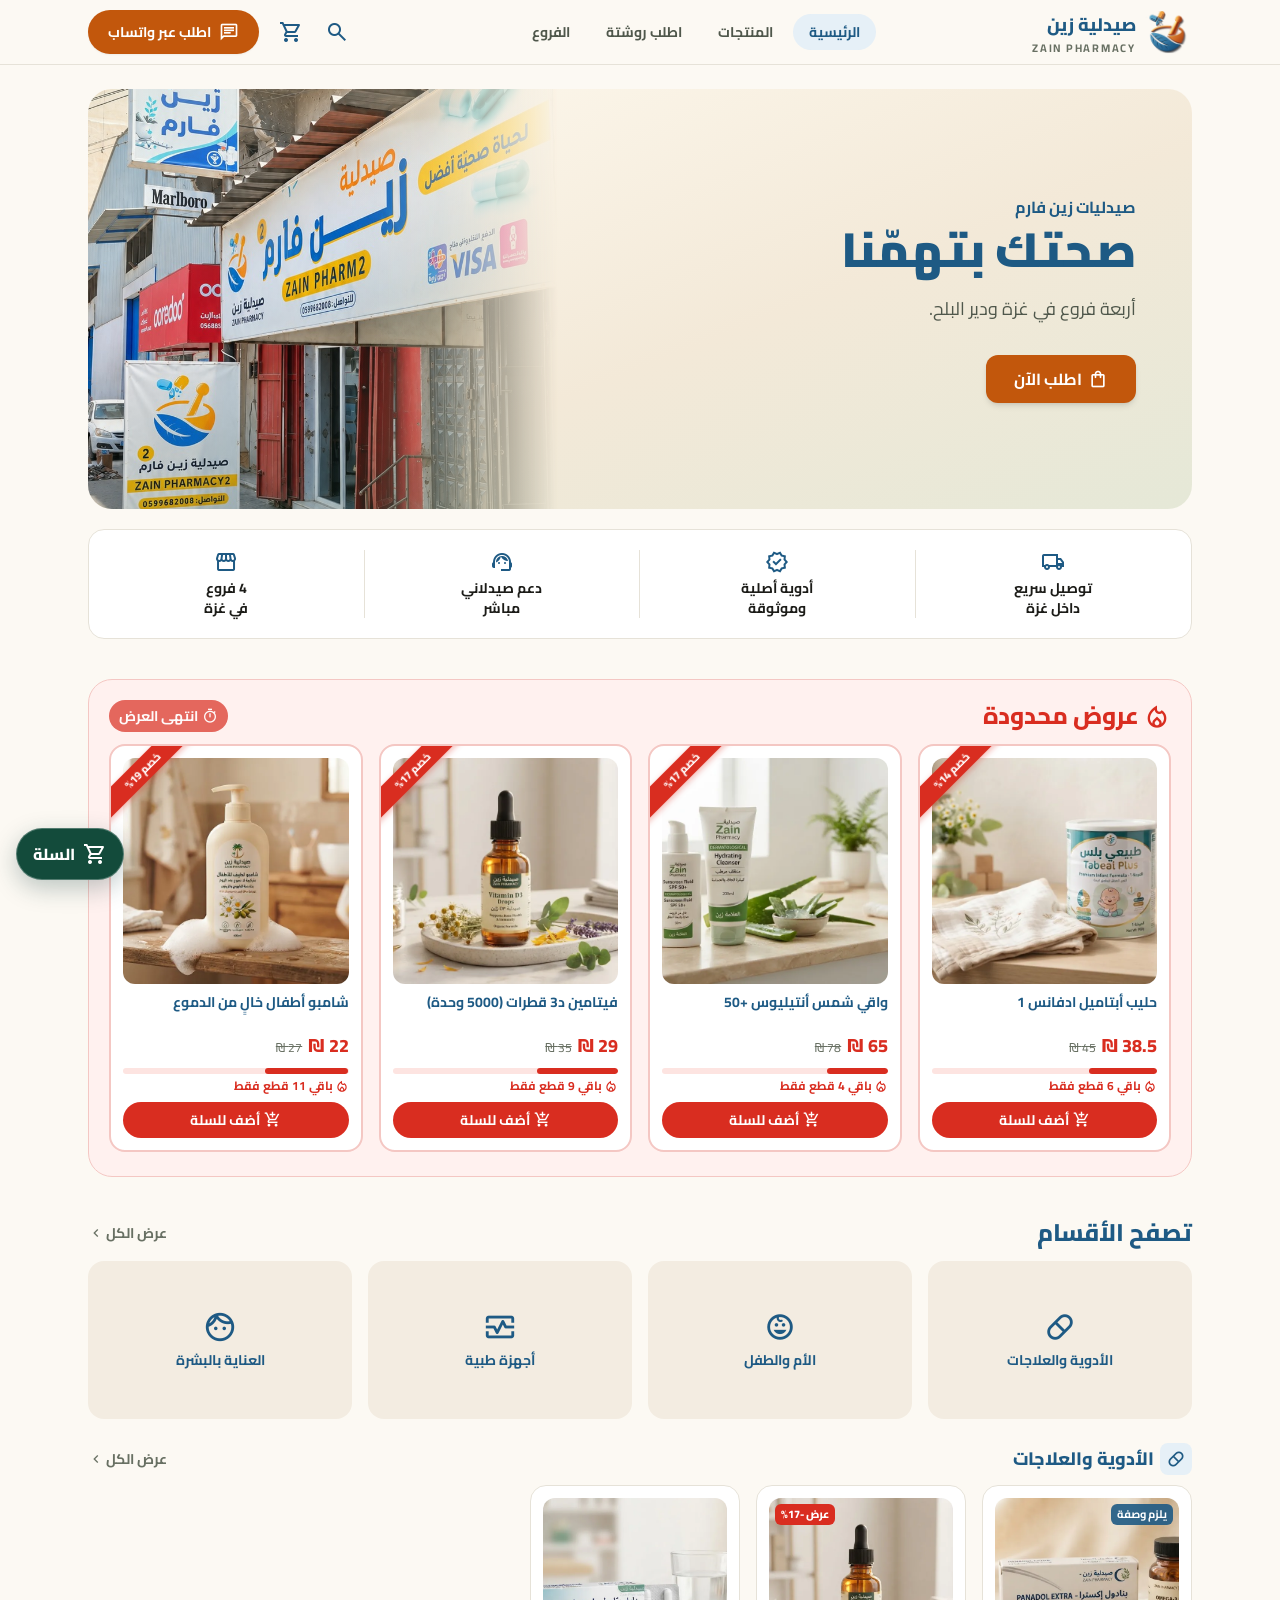
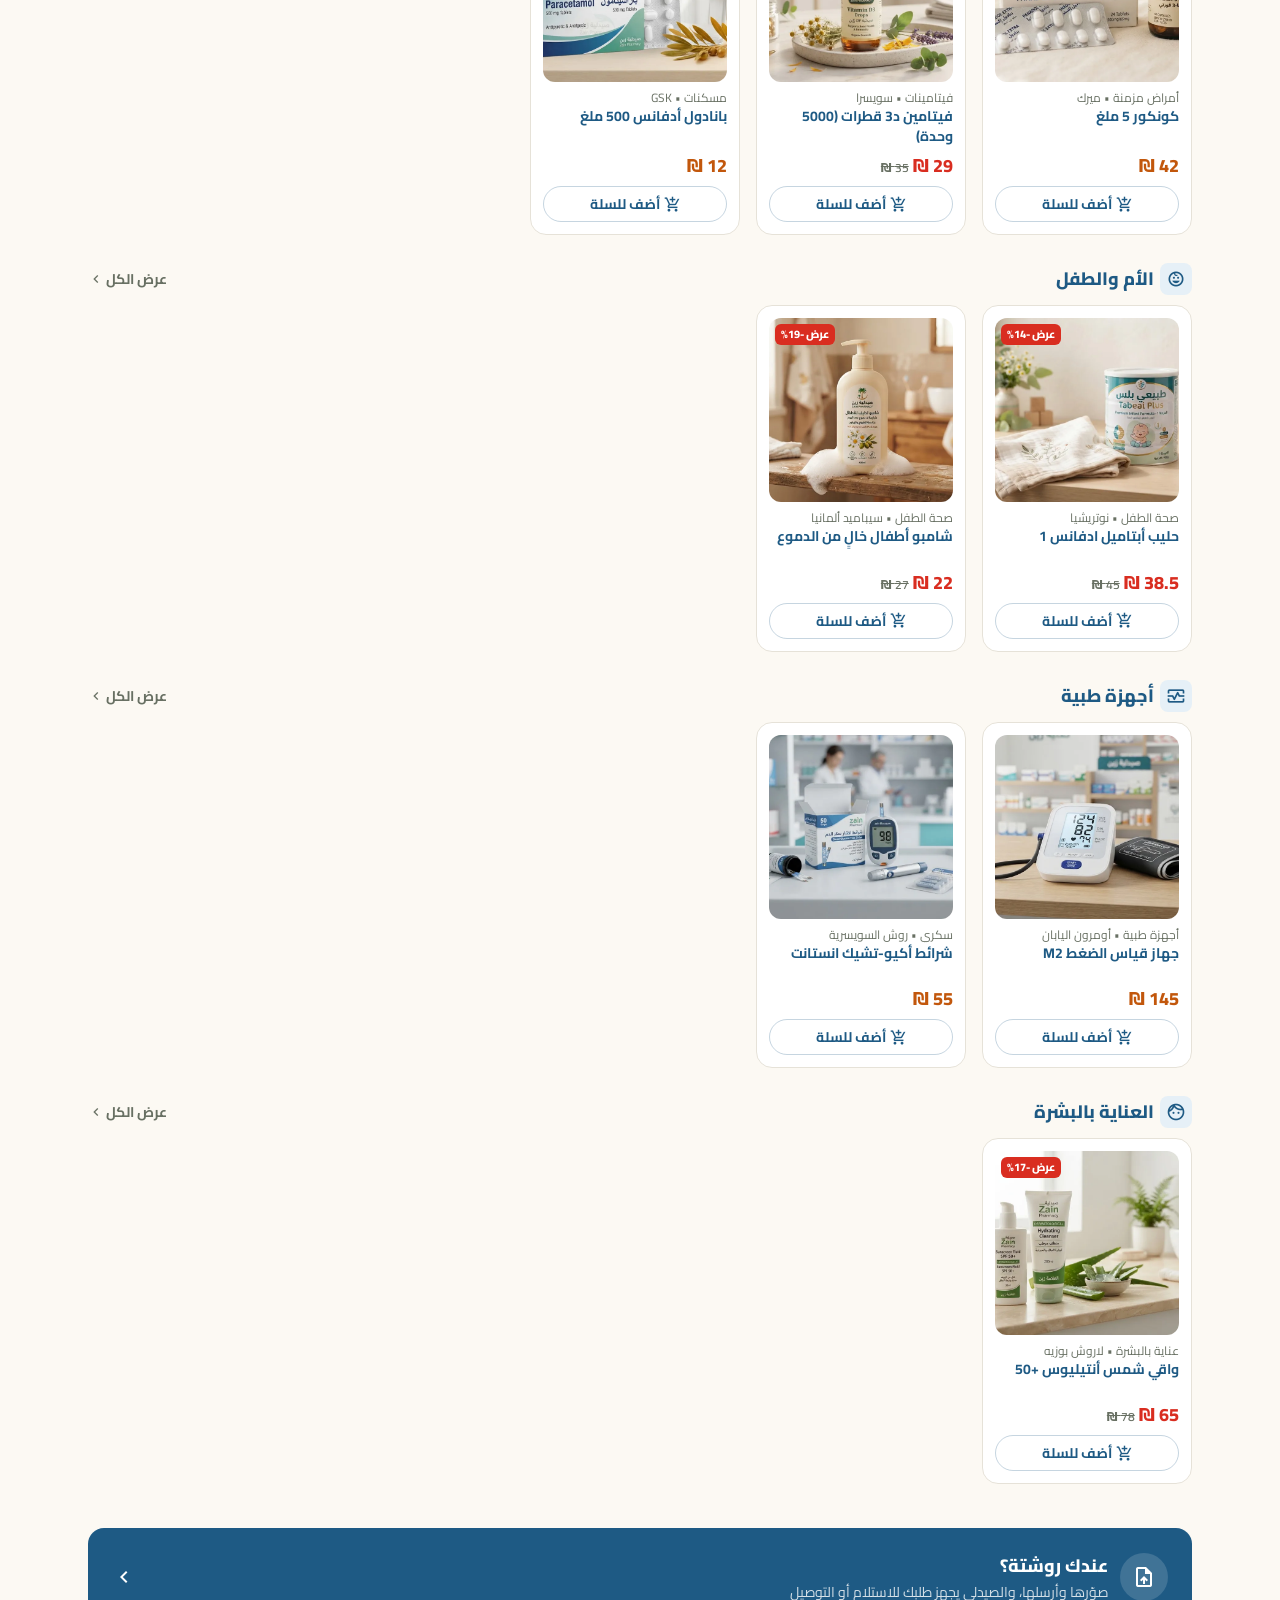
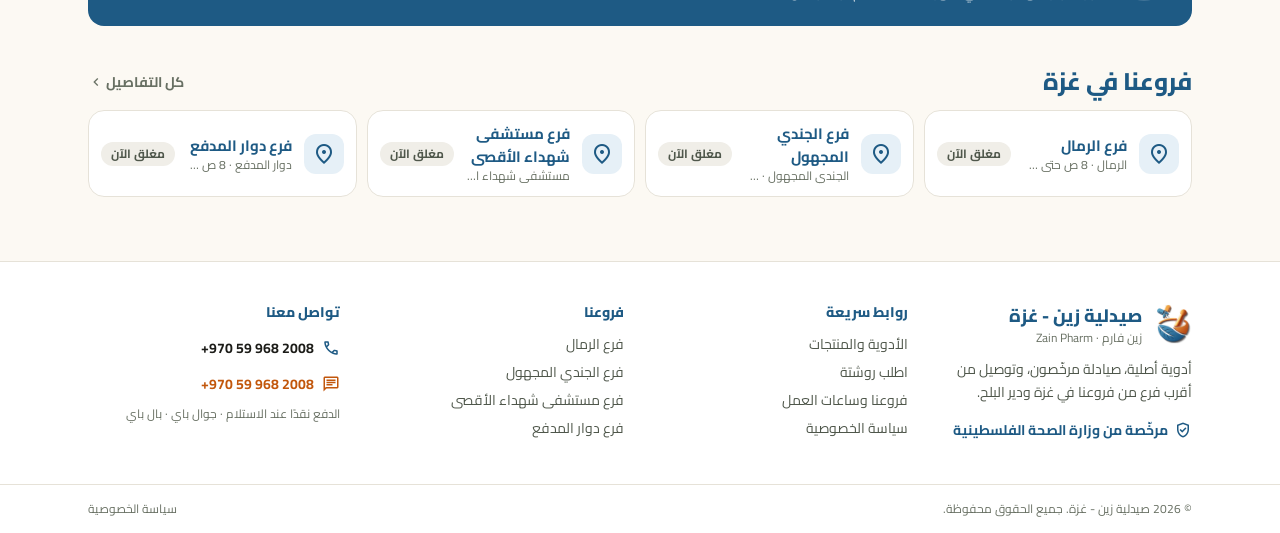
<file: index.html>
<!DOCTYPE html>
<html dir="rtl" lang="ar">
<head>
<meta charset="utf-8"/>
<meta content="width=device-width, initial-scale=1.0" name="viewport"/>
<title>صيدلية زين (زين فارم) | 4 فروع في غزة - أدوية أصلية وتوصيل</title>
<meta content="صيدلية زين (زين فارم) في غزة: أدوية أصلية، صيادلة مرخّصون، عروض أسبوعية، وتوصيل من أقرب فرع من فروعنا في غزة ودير البلح. اطلب عبر واتساب أو أرسل روشتتك." name="description"/>
<link href="https://zain-pharmacy.pages.dev/" rel="canonical"/>
<meta content="#1e5a84" name="theme-color"/>
<meta content="website" property="og:type"/>
<meta content="صيدلية زين" property="og:site_name"/>
<meta content="ar_PS" property="og:locale"/>
<meta content="صيدلية زين (زين فارم) | 4 فروع في غزة - أدوية أصلية وتوصيل" property="og:title"/>
<meta content="صيدلية زين (زين فارم) في غزة: أدوية أصلية، صيادلة مرخّصون، عروض أسبوعية، وتوصيل من أقرب فرع من فروعنا في غزة ودير البلح. اطلب عبر واتساب أو أرسل روشتتك." property="og:description"/>
<meta content="https://zain-pharmacy.pages.dev/" property="og:url"/>
<meta content="https://zain-pharmacy.pages.dev/assets/img/og.jpg" property="og:image"/>
<meta content="1200" property="og:image:width"/>
<meta content="630" property="og:image:height"/>
<meta content="summary_large_image" name="twitter:card"/>
<link as="font" crossorigin="" href="assets/fonts/cairo-arabic.woff2" rel="preload" type="font/woff2"/>
<link as="font" crossorigin="" href="assets/fonts/cairo-latin.woff2" rel="preload" type="font/woff2"/>
<link as="font" crossorigin="" href="assets/fonts/material-symbols-subset.woff2?v=b5c4ecdf" rel="preload" type="font/woff2"/>
<link href="assets/fonts.css?v=20261125123646" rel="stylesheet"/>
<link href="assets/img/favicon.png" rel="icon" type="image/png"/>
<link href="assets/img/logo-mark.png" rel="apple-touch-icon"/>
<link href="assets/tw.css?v=20261125123646" rel="stylesheet"/>
<link href="assets/site.css?v=2026112705" rel="stylesheet"/>
<script type="application/ld+json">{"@context": "https://schema.org", "@graph": [{"@type": "Organization", "@id": "https://zain-pharmacy.pages.dev/#org", "name": "صيدلية زين", "alternateName": ["Zain Pharmacy", "زين فارم", "Zain Pharm", "صيدلية زين غزة"], "url": "https://zain-pharmacy.pages.dev/", "logo": "https://zain-pharmacy.pages.dev/assets/img/logo-mark.png", "sameAs": []}, {"@type": "Pharmacy", "@id": "https://zain-pharmacy.pages.dev/branches.html#branch-remal", "name": "صيدلية زين - فرع الرمال", "alternateName": "زين فارم فرع الرمال", "parentOrganization": {"@id": "https://zain-pharmacy.pages.dev/#org"}, "url": "https://zain-pharmacy.pages.dev/branches.html#branch-remal", "image": "https://zain-pharmacy.pages.dev/assets/img/branches/branch-remal-enhanced.jpg", "telephone": "+970599682008", "address": {"@type": "PostalAddress", "streetAddress": "الرمال، بجوار مخبز العائلات، مقابل مطعم الطابون", "addressLocality": "غزة", "addressCountry": "PS"}, "openingHoursSpecification": [{"@type": "OpeningHoursSpecification", "dayOfWeek": ["Saturday", "Sunday", "Monday", "Tuesday", "Wednesday", "Thursday", "Friday"], "opens": "08:00", "closes": "23:00"}]}, {"@type": "Pharmacy", "@id": "https://zain-pharmacy.pages.dev/branches.html#branch-jundi", "name": "صيدلية زين - فرع الجندي المجهول", "alternateName": "زين فارم فرع الجندي المجهول", "parentOrganization": {"@id": "https://zain-pharmacy.pages.dev/#org"}, "url": "https://zain-pharmacy.pages.dev/branches.html#branch-jundi", "image": "https://zain-pharmacy.pages.dev/assets/img/og.jpg", "telephone": "+970599682008", "address": {"@type": "PostalAddress", "streetAddress": "الرمال، شارع الجندي المجهول، قبل مفترق الكنز، بجوار سكيك براند للعطور", "addressLocality": "غزة", "addressCountry": "PS"}, "openingHoursSpecification": [{"@type": "OpeningHoursSpecification", "dayOfWeek": ["Saturday", "Sunday", "Monday", "Tuesday", "Wednesday", "Thursday", "Friday"], "opens": "08:00", "closes": "23:00"}]}, {"@type": "Pharmacy", "@id": "https://zain-pharmacy.pages.dev/branches.html#branch-deir-hospital", "name": "صيدلية زين - فرع مستشفى شهداء الأقصى", "alternateName": "زين فارم فرع مستشفى شهداء الأقصى", "parentOrganization": {"@id": "https://zain-pharmacy.pages.dev/#org"}, "url": "https://zain-pharmacy.pages.dev/branches.html#branch-deir-hospital", "image": "https://zain-pharmacy.pages.dev/assets/img/branches/branch-deir-hospital-enhanced.jpg", "telephone": "+970594049591", "address": {"@type": "PostalAddress", "streetAddress": "بجوار مستشفى شهداء الأقصى", "addressLocality": "دير البلح", "addressCountry": "PS"}, "openingHoursSpecification": [{"@type": "OpeningHoursSpecification", "dayOfWeek": ["Saturday", "Sunday", "Monday", "Tuesday", "Wednesday", "Thursday", "Friday"], "opens": "08:00", "closes": "23:00"}]}, {"@type": "Pharmacy", "@id": "https://zain-pharmacy.pages.dev/branches.html#branch-deir-madfa", "name": "صيدلية زين - فرع دوار المدفع", "alternateName": "زين فارم فرع دوار المدفع", "parentOrganization": {"@id": "https://zain-pharmacy.pages.dev/#org"}, "url": "https://zain-pharmacy.pages.dev/branches.html#branch-deir-madfa", "image": "https://zain-pharmacy.pages.dev/assets/img/branches/branch-deir-madfa-enhanced.jpg", "telephone": "+970599682008", "address": {"@type": "PostalAddress", "streetAddress": "دوار المدفع، شارع الحكر، جنوب مسجد أبو سليم", "addressLocality": "دير البلح", "addressCountry": "PS"}, "openingHoursSpecification": [{"@type": "OpeningHoursSpecification", "dayOfWeek": ["Saturday", "Sunday", "Monday", "Tuesday", "Wednesday", "Thursday", "Friday"], "opens": "08:00", "closes": "23:00"}]}]}</script>
</head>
<body class="bg-surface font-sans text-on-surface antialiased">
<a class="sr-only focus:not-sr-only focus:fixed focus:top-2 focus:right-2 focus:z-[90] bg-white text-primary font-bold px-4 py-2 rounded-xl" href="#main">انتقل إلى المحتوى</a>
<header class="sticky top-0 z-50 bg-surface/95 backdrop-blur-md border-b border-line" id="site-header">
<div class="max-w-6xl mx-auto px-2 sm:px-6 h-14 md:h-16 flex items-center gap-1 md:gap-4">
<a aria-label="صيدلية زين - الرئيسية" class="flex items-center gap-2 shrink-0 ps-1" href="index.html">
<img alt="" class="w-10 h-10 md:w-11 md:h-11 object-contain" height="44" src="assets/img/logo-mark-96.png" width="44"/>
<span class="leading-none"><span class="block font-extrabold text-primary text-[17px] md:text-lg">صيدلية زين</span><span class="block text-[10px] md:text-[11px] font-bold tracking-[0.16em] text-muted mt-1" dir="ltr">ZAIN PHARMACY</span></span>
</a>
<nav aria-label="القائمة الرئيسية" class="hidden md:flex items-center gap-1 text-sm font-bold mx-auto">
<a aria-current="page" class="px-4 py-2 rounded-full bg-primary-soft text-primary" href="index.html">الرئيسية</a>
<a class="px-4 py-2 rounded-full text-on-surface-variant hover:text-primary hover:bg-surface-low" href="products.html">المنتجات</a>
<a class="px-4 py-2 rounded-full text-on-surface-variant hover:text-primary hover:bg-surface-low" href="prescription.html">اطلب روشتة</a>
<a class="px-4 py-2 rounded-full text-on-surface-variant hover:text-primary hover:bg-surface-low" href="branches.html">الفروع</a>
</nav>
<div class="ms-auto md:ms-0 flex items-center gap-0.5">
<a aria-label="اتصل بالصيدلية" class="md:hidden w-11 h-11 grid place-items-center rounded-full text-primary hover:bg-surface-low" href="tel:+970599682008"><span class="material-symbols-outlined">call</span></a>
<a aria-label="ابحث عن دواء" class="w-11 h-11 grid place-items-center rounded-full text-primary hover:bg-surface-low" href="products.html#search"><span class="material-symbols-outlined">search</span></a>
<button aria-label="سلة الطلب" class="relative w-11 h-11 grid place-items-center rounded-full text-primary hover:bg-surface-low" data-cart-open="" type="button">
<span class="material-symbols-outlined">shopping_cart</span>
<span class="absolute top-1 left-1 min-w-[18px] h-[18px] px-1 rounded-full bg-cta text-white text-[10px] font-bold grid place-items-center hidden" data-cart-count="">0</span>
</button>
<a class="hidden md:inline-flex items-center gap-2 bg-cta hover:bg-cta-hover text-white font-bold text-sm rounded-full h-11 px-5 shadow-sm ms-2" href="https://wa.me/970599682008?text=%D9%85%D8%B1%D8%AD%D8%A8%D9%8B%D8%A7%20%D8%B5%D9%8A%D8%AF%D9%84%D9%8A%D8%A9%20%D8%B2%D9%8A%D9%86" rel="noopener" target="_blank">
<span class="material-symbols-outlined text-xl">chat</span>اطلب عبر واتساب</a>
</div>
</div>
</header>
<main class="w-full pt-3 md:pt-6" id="main">
<section class="max-w-6xl mx-auto px-3 sm:px-6" aria-labelledby="hero-title">
<div class="z-home-hero relative overflow-hidden rounded-3xl grid grid-cols-[1.35fr_1fr] items-stretch min-h-[200px] md:min-h-[420px]">
<div class="relative z-10 py-5 ps-4 pe-1 sm:p-8 md:p-14 flex flex-col justify-center">
<p class="text-xs sm:text-sm md:text-base font-bold text-primary mb-1 md:mb-2">صيدليات زين فارم</p>
<h1 class="text-[clamp(20px,6vw,26px)] leading-[1.35] sm:text-4xl md:text-5xl md:leading-[1.25] font-black text-primary" id="hero-title">صحتك بتهمّنا</h1>
<p class="text-[13px] sm:text-sm md:text-lg text-on-surface-variant mt-2 md:mt-4">أربعة فروع في غزة ودير البلح.</p>
<a class="z-cta-nudge mt-4 md:mt-8 self-start inline-flex items-center gap-1.5 h-11 md:h-12 px-5 md:px-7 rounded-xl bg-cta hover:bg-cta-hover text-white font-bold text-sm md:text-base shadow-md" href="products.html"><span class="material-symbols-outlined text-xl">shopping_bag</span>اطلب الآن</a>
</div>
<div class="z-home-hero-photo relative">
<img alt="واجهة صيدلية زين فارم" class="absolute inset-0 w-full h-full object-cover" fetchpriority="high" src="assets/img/branches/hero-zain-pharm2.jpg?v=2026112705" width="815" height="839"/>
</div>
</div>
</section>
<section class="max-w-6xl mx-auto px-3 sm:px-6 mt-3 md:mt-5" aria-label="مميزات الصيدلية">
<div class="grid grid-cols-4 bg-white border border-line rounded-2xl divide-x divide-x-reverse divide-line py-3 md:py-5"><div class="flex flex-col items-center text-center gap-1 px-1"><span class="material-symbols-outlined text-primary text-[24px]">local_shipping</span><span class="text-xs md:text-sm font-bold text-on-surface leading-tight">توصيل سريع<br/>داخل غزة</span></div><div class="flex flex-col items-center text-center gap-1 px-1"><span class="material-symbols-outlined text-primary text-[24px]">verified</span><span class="text-xs md:text-sm font-bold text-on-surface leading-tight">أدوية أصلية<br/>وموثوقة</span></div><div class="flex flex-col items-center text-center gap-1 px-1"><span class="material-symbols-outlined text-primary text-[24px]">support_agent</span><span class="text-xs md:text-sm font-bold text-on-surface leading-tight">دعم صيدلاني<br/>مباشر</span></div><div class="flex flex-col items-center text-center gap-1 px-1"><span class="material-symbols-outlined text-primary text-[24px]">storefront</span><span class="text-xs md:text-sm font-bold text-on-surface leading-tight">4 فروع<br/>في غزة</span></div></div>
</section>
<section class="max-w-6xl mx-auto px-3 sm:px-6 mt-6 md:mt-10" aria-labelledby="offers-title">
<div class="rounded-3xl bg-[#fff1ef] border border-[#f4c7c3] p-3 md:p-5">
<div class="flex items-center justify-between gap-2 mb-3">
<h2 class="text-lg md:text-2xl font-extrabold text-offer flex items-center gap-1 whitespace-nowrap" id="offers-title"><span class="material-symbols-outlined text-[24px] md:text-[28px]">local_fire_department</span>عروض محدودة</h2>
<span class="z-countdown shrink-0 whitespace-nowrap inline-flex items-center gap-1 bg-offer text-white rounded-full px-2.5 h-8 text-xs md:text-sm font-bold" data-countdown="2026-11-30T23:59:00+02:00"><span class="material-symbols-outlined text-[16px]">timer</span><span data-countdown-text="">ينتهي قريبًا</span></span>
</div>
<div class="z-scroller flex gap-2.5 overflow-x-auto snap-x snap-mandatory -mx-3 px-3 pb-1 md:grid md:grid-cols-4 md:gap-4 md:overflow-visible md:mx-0 md:px-0"><article class="product-item snap-start shrink-0 w-[40%] min-w-[140px] md:w-auto relative bg-white border-2 border-[#f4c7c3] rounded-2xl p-2 md:p-3 flex flex-col overflow-hidden" data-img="assets/img/products/p2.webp" data-name="حليب أبتاميل ادفانس 1" data-price="38.5">
<span class="z-ribbon">خصم 14%</span>
<div class="relative aspect-square rounded-xl overflow-hidden bg-surface-low"><img alt="حليب أبتاميل ادفانس 1" class="w-full h-full object-cover" decoding="async" height="600" loading="lazy" src="assets/img/products/p2.webp" width="600"/></div>
<h3 class="text-[14px] md:text-sm font-bold text-primary leading-snug line-clamp-2 min-h-[2.6em] mt-2">حليب أبتاميل ادفانس 1</h3>
<div class="flex items-baseline gap-1.5 mt-1"><span class="font-extrabold text-offer text-[16px] md:text-lg"><span dir="ltr">38.5</span> ₪</span><span class="text-[11px] md:text-xs text-muted line-through"><span dir="ltr">45</span> ₪</span></div>
<div class="mt-2"><div class="h-1.5 rounded-full bg-[#fde4e1] overflow-hidden"><div class="z-stock h-full rounded-full bg-offer" style="width:30%"></div></div>
<p class="text-xs font-bold text-offer mt-1 flex items-center gap-0.5"><span class="material-symbols-outlined text-[14px]">local_fire_department</span>باقي 6 قطع فقط</p></div>
<button class="mt-2 w-full h-9 rounded-full bg-offer hover:bg-[#b42318] text-white text-[13px] md:text-sm font-bold flex items-center justify-center gap-1" data-add="" type="button"><span class="material-symbols-outlined text-[17px]">add_shopping_cart</span>أضف للسلة</button>
</article><article class="product-item snap-start shrink-0 w-[40%] min-w-[140px] md:w-auto relative bg-white border-2 border-[#f4c7c3] rounded-2xl p-2 md:p-3 flex flex-col overflow-hidden" data-img="assets/img/products/p5.webp" data-name="واقي شمس أنتيليوس +50" data-price="65">
<span class="z-ribbon">خصم 17%</span>
<div class="relative aspect-square rounded-xl overflow-hidden bg-surface-low"><img alt="واقي شمس أنتيليوس +50" class="w-full h-full object-cover" decoding="async" height="600" loading="lazy" src="assets/img/products/p5.webp" width="600"/></div>
<h3 class="text-[14px] md:text-sm font-bold text-primary leading-snug line-clamp-2 min-h-[2.6em] mt-2">واقي شمس أنتيليوس +50</h3>
<div class="flex items-baseline gap-1.5 mt-1"><span class="font-extrabold text-offer text-[16px] md:text-lg"><span dir="ltr">65</span> ₪</span><span class="text-[11px] md:text-xs text-muted line-through"><span dir="ltr">78</span> ₪</span></div>
<div class="mt-2"><div class="h-1.5 rounded-full bg-[#fde4e1] overflow-hidden"><div class="z-stock h-full rounded-full bg-offer" style="width:27%"></div></div>
<p class="text-xs font-bold text-offer mt-1 flex items-center gap-0.5"><span class="material-symbols-outlined text-[14px]">local_fire_department</span>باقي 4 قطع فقط</p></div>
<button class="mt-2 w-full h-9 rounded-full bg-offer hover:bg-[#b42318] text-white text-[13px] md:text-sm font-bold flex items-center justify-center gap-1" data-add="" type="button"><span class="material-symbols-outlined text-[17px]">add_shopping_cart</span>أضف للسلة</button>
</article><article class="product-item snap-start shrink-0 w-[40%] min-w-[140px] md:w-auto relative bg-white border-2 border-[#f4c7c3] rounded-2xl p-2 md:p-3 flex flex-col overflow-hidden" data-img="assets/img/products/p3.webp" data-name="فيتامين د3 قطرات (5000 وحدة)" data-price="29">
<span class="z-ribbon">خصم 17%</span>
<div class="relative aspect-square rounded-xl overflow-hidden bg-surface-low"><img alt="فيتامين د3 قطرات (5000 وحدة)" class="w-full h-full object-cover" decoding="async" height="600" loading="lazy" src="assets/img/products/p3.webp" width="600"/></div>
<h3 class="text-[14px] md:text-sm font-bold text-primary leading-snug line-clamp-2 min-h-[2.6em] mt-2">فيتامين د3 قطرات (5000 وحدة)</h3>
<div class="flex items-baseline gap-1.5 mt-1"><span class="font-extrabold text-offer text-[16px] md:text-lg"><span dir="ltr">29</span> ₪</span><span class="text-[11px] md:text-xs text-muted line-through"><span dir="ltr">35</span> ₪</span></div>
<div class="mt-2"><div class="h-1.5 rounded-full bg-[#fde4e1] overflow-hidden"><div class="z-stock h-full rounded-full bg-offer" style="width:36%"></div></div>
<p class="text-xs font-bold text-offer mt-1 flex items-center gap-0.5"><span class="material-symbols-outlined text-[14px]">local_fire_department</span>باقي 9 قطع فقط</p></div>
<button class="mt-2 w-full h-9 rounded-full bg-offer hover:bg-[#b42318] text-white text-[13px] md:text-sm font-bold flex items-center justify-center gap-1" data-add="" type="button"><span class="material-symbols-outlined text-[17px]">add_shopping_cart</span>أضف للسلة</button>
</article><article class="product-item snap-start shrink-0 w-[40%] min-w-[140px] md:w-auto relative bg-white border-2 border-[#f4c7c3] rounded-2xl p-2 md:p-3 flex flex-col overflow-hidden" data-img="assets/img/products/p6.webp" data-name="شامبو أطفال خالٍ من الدموع" data-price="22">
<span class="z-ribbon">خصم 19%</span>
<div class="relative aspect-square rounded-xl overflow-hidden bg-surface-low"><img alt="شامبو أطفال خالٍ من الدموع" class="w-full h-full object-cover" decoding="async" height="600" loading="lazy" src="assets/img/products/p6.webp" width="600"/></div>
<h3 class="text-[14px] md:text-sm font-bold text-primary leading-snug line-clamp-2 min-h-[2.6em] mt-2">شامبو أطفال خالٍ من الدموع</h3>
<div class="flex items-baseline gap-1.5 mt-1"><span class="font-extrabold text-offer text-[16px] md:text-lg"><span dir="ltr">22</span> ₪</span><span class="text-[11px] md:text-xs text-muted line-through"><span dir="ltr">27</span> ₪</span></div>
<div class="mt-2"><div class="h-1.5 rounded-full bg-[#fde4e1] overflow-hidden"><div class="z-stock h-full rounded-full bg-offer" style="width:37%"></div></div>
<p class="text-xs font-bold text-offer mt-1 flex items-center gap-0.5"><span class="material-symbols-outlined text-[14px]">local_fire_department</span>باقي 11 قطع فقط</p></div>
<button class="mt-2 w-full h-9 rounded-full bg-offer hover:bg-[#b42318] text-white text-[13px] md:text-sm font-bold flex items-center justify-center gap-1" data-add="" type="button"><span class="material-symbols-outlined text-[17px]">add_shopping_cart</span>أضف للسلة</button>
</article></div>
</div>
</section>
<section class="max-w-6xl mx-auto px-3 sm:px-6 mt-6 md:mt-10" aria-labelledby="cats-title">
<div class="flex items-center justify-between mb-3"><h2 class="text-lg md:text-2xl font-extrabold text-primary" id="cats-title">تصفح الأقسام</h2><a class="text-xs md:text-sm font-bold text-muted hover:text-primary inline-flex items-center gap-0.5" href="products.html">عرض الكل<span class="material-symbols-outlined text-base">chevron_left</span></a></div>
<div class="grid grid-cols-4 gap-2.5 md:gap-4"><a class="rounded-2xl aspect-square md:aspect-[5/3] flex flex-col items-center justify-center gap-1.5 text-center p-2 bg-sand text-primary hover:bg-primary hover:text-white" href="#row-medicines"><span class="material-symbols-outlined text-[30px] md:text-[34px]">pill</span><span class="text-[13px] sm:text-sm font-bold leading-tight">الأدوية والعلاجات</span></a><a class="rounded-2xl aspect-square md:aspect-[5/3] flex flex-col items-center justify-center gap-1.5 text-center p-2 bg-sand text-primary hover:bg-primary hover:text-white" href="#row-mother-child"><span class="material-symbols-outlined text-[30px] md:text-[34px]">child_care</span><span class="text-[13px] sm:text-sm font-bold leading-tight">الأم والطفل</span></a><a class="rounded-2xl aspect-square md:aspect-[5/3] flex flex-col items-center justify-center gap-1.5 text-center p-2 bg-sand text-primary hover:bg-primary hover:text-white" href="#row-devices"><span class="material-symbols-outlined text-[30px] md:text-[34px]">monitor_heart</span><span class="text-[13px] sm:text-sm font-bold leading-tight">أجهزة طبية</span></a><a class="rounded-2xl aspect-square md:aspect-[5/3] flex flex-col items-center justify-center gap-1.5 text-center p-2 bg-sand text-primary hover:bg-primary hover:text-white" href="#row-skincare"><span class="material-symbols-outlined text-[30px] md:text-[34px]">face</span><span class="text-[13px] sm:text-sm font-bold leading-tight">العناية بالبشرة</span></a></div>
<div class="mt-6"><div class="mt-6 first:mt-0 scroll-mt-20" id="row-medicines"><div class="flex items-center justify-between mb-2.5"><h3 class="text-base md:text-lg font-extrabold text-primary flex items-center gap-1.5"><span class="w-8 h-8 rounded-lg bg-primary-soft grid place-items-center"><span class="material-symbols-outlined text-[20px]">pill</span></span>الأدوية والعلاجات</h3><a class="text-xs md:text-sm font-bold text-muted hover:text-primary inline-flex items-center gap-0.5" href="products.html?cat=medicines">عرض الكل<span class="material-symbols-outlined text-base">chevron_left</span></a></div><div class="z-scroller flex gap-2.5 overflow-x-auto snap-x snap-mandatory -mx-3 px-3 pb-1 md:gap-4 md:mx-0 md:px-0"><article class="product-item snap-start shrink-0 w-[37%] min-w-[128px] md:w-[210px] bg-white border border-line rounded-2xl p-2 md:p-3 flex flex-col" data-category="medicines" data-img="assets/img/products/p1.webp" data-name="كونكور 5 ملغ" data-price="42" data-rx="">
<div class="relative aspect-square rounded-xl overflow-hidden bg-surface-low"><img alt="كونكور 5 ملغ" class="w-full h-full object-cover" decoding="async" height="600" loading="lazy" src="assets/img/products/p1.webp" width="600"/><span class="absolute top-1.5 right-1.5 bg-primary/90 text-white text-[11px] font-bold px-1.5 py-0.5 rounded-md">يلزم وصفة</span></div>
<p class="text-xs text-muted mt-2 truncate">أمراض مزمنة • ميرك</p>
<h3 class="text-[14px] md:text-sm font-bold text-primary leading-snug line-clamp-2 min-h-[2.6em]">كونكور 5 ملغ</h3>
<div class="mt-auto pt-1.5">
<p class="font-extrabold text-cta text-[15px] md:text-lg"><span dir="ltr">42</span> ₪</p>
<button class="mt-1.5 w-full h-9 rounded-full border border-primary/25 text-primary text-[13px] md:text-sm font-bold flex items-center justify-center gap-1 hover:bg-primary hover:text-white" data-add="" type="button"><span class="material-symbols-outlined text-[17px]">add_shopping_cart</span>أضف للسلة</button>
</div>
</article><article class="product-item snap-start shrink-0 w-[37%] min-w-[128px] md:w-[210px] bg-white border border-line rounded-2xl p-2 md:p-3 flex flex-col" data-category="medicines" data-img="assets/img/products/p3.webp" data-name="فيتامين د3 قطرات (5000 وحدة)" data-price="29">
<div class="relative aspect-square rounded-xl overflow-hidden bg-surface-low"><img alt="فيتامين د3 قطرات (5000 وحدة)" class="w-full h-full object-cover" decoding="async" height="600" loading="lazy" src="assets/img/products/p3.webp" width="600"/><span class="absolute top-1.5 left-1.5 bg-offer text-white text-[11px] font-extrabold px-1.5 py-0.5 rounded-md">عرض -17%</span></div>
<p class="text-xs text-muted mt-2 truncate">فيتامينات • سويسرا</p>
<h3 class="text-[14px] md:text-sm font-bold text-primary leading-snug line-clamp-2 min-h-[2.6em]">فيتامين د3 قطرات (5000 وحدة)</h3>
<div class="mt-auto pt-1.5">
<p class="font-extrabold text-offer text-[15px] md:text-lg"><span dir="ltr">29</span> ₪ <span class="text-xs text-muted line-through font-semibold"><span dir="ltr">35</span> ₪</span></p>
<button class="mt-1.5 w-full h-9 rounded-full border border-primary/25 text-primary text-[13px] md:text-sm font-bold flex items-center justify-center gap-1 hover:bg-primary hover:text-white" data-add="" type="button"><span class="material-symbols-outlined text-[17px]">add_shopping_cart</span>أضف للسلة</button>
</div>
</article><article class="product-item snap-start shrink-0 w-[37%] min-w-[128px] md:w-[210px] bg-white border border-line rounded-2xl p-2 md:p-3 flex flex-col" data-category="medicines" data-img="assets/img/products/p8.webp" data-name="بانادول أدفانس 500 ملغ" data-price="12">
<div class="relative aspect-square rounded-xl overflow-hidden bg-surface-low"><img alt="بانادول أدفانس 500 ملغ" class="w-full h-full object-cover" decoding="async" height="600" loading="lazy" src="assets/img/products/p8.webp" width="600"/></div>
<p class="text-xs text-muted mt-2 truncate">مسكنات • GSK</p>
<h3 class="text-[14px] md:text-sm font-bold text-primary leading-snug line-clamp-2 min-h-[2.6em]">بانادول أدفانس 500 ملغ</h3>
<div class="mt-auto pt-1.5">
<p class="font-extrabold text-cta text-[15px] md:text-lg"><span dir="ltr">12</span> ₪</p>
<button class="mt-1.5 w-full h-9 rounded-full border border-primary/25 text-primary text-[13px] md:text-sm font-bold flex items-center justify-center gap-1 hover:bg-primary hover:text-white" data-add="" type="button"><span class="material-symbols-outlined text-[17px]">add_shopping_cart</span>أضف للسلة</button>
</div>
</article></div></div><div class="mt-6 first:mt-0 scroll-mt-20" id="row-mother-child"><div class="flex items-center justify-between mb-2.5"><h3 class="text-base md:text-lg font-extrabold text-primary flex items-center gap-1.5"><span class="w-8 h-8 rounded-lg bg-primary-soft grid place-items-center"><span class="material-symbols-outlined text-[20px]">child_care</span></span>الأم والطفل</h3><a class="text-xs md:text-sm font-bold text-muted hover:text-primary inline-flex items-center gap-0.5" href="products.html?cat=mother-child">عرض الكل<span class="material-symbols-outlined text-base">chevron_left</span></a></div><div class="z-scroller flex gap-2.5 overflow-x-auto snap-x snap-mandatory -mx-3 px-3 pb-1 md:gap-4 md:mx-0 md:px-0"><article class="product-item snap-start shrink-0 w-[37%] min-w-[128px] md:w-[210px] bg-white border border-line rounded-2xl p-2 md:p-3 flex flex-col" data-category="mother-child" data-img="assets/img/products/p2.webp" data-name="حليب أبتاميل ادفانس 1" data-price="38.5">
<div class="relative aspect-square rounded-xl overflow-hidden bg-surface-low"><img alt="حليب أبتاميل ادفانس 1" class="w-full h-full object-cover" decoding="async" height="600" loading="lazy" src="assets/img/products/p2.webp" width="600"/><span class="absolute top-1.5 left-1.5 bg-offer text-white text-[11px] font-extrabold px-1.5 py-0.5 rounded-md">عرض -14%</span></div>
<p class="text-xs text-muted mt-2 truncate">صحة الطفل • نوتريشيا</p>
<h3 class="text-[14px] md:text-sm font-bold text-primary leading-snug line-clamp-2 min-h-[2.6em]">حليب أبتاميل ادفانس 1</h3>
<div class="mt-auto pt-1.5">
<p class="font-extrabold text-offer text-[15px] md:text-lg"><span dir="ltr">38.5</span> ₪ <span class="text-xs text-muted line-through font-semibold"><span dir="ltr">45</span> ₪</span></p>
<button class="mt-1.5 w-full h-9 rounded-full border border-primary/25 text-primary text-[13px] md:text-sm font-bold flex items-center justify-center gap-1 hover:bg-primary hover:text-white" data-add="" type="button"><span class="material-symbols-outlined text-[17px]">add_shopping_cart</span>أضف للسلة</button>
</div>
</article><article class="product-item snap-start shrink-0 w-[37%] min-w-[128px] md:w-[210px] bg-white border border-line rounded-2xl p-2 md:p-3 flex flex-col" data-category="mother-child" data-img="assets/img/products/p6.webp" data-name="شامبو أطفال خالٍ من الدموع" data-price="22">
<div class="relative aspect-square rounded-xl overflow-hidden bg-surface-low"><img alt="شامبو أطفال خالٍ من الدموع" class="w-full h-full object-cover" decoding="async" height="600" loading="lazy" src="assets/img/products/p6.webp" width="600"/><span class="absolute top-1.5 left-1.5 bg-offer text-white text-[11px] font-extrabold px-1.5 py-0.5 rounded-md">عرض -19%</span></div>
<p class="text-xs text-muted mt-2 truncate">صحة الطفل • سيباميد ألمانيا</p>
<h3 class="text-[14px] md:text-sm font-bold text-primary leading-snug line-clamp-2 min-h-[2.6em]">شامبو أطفال خالٍ من الدموع</h3>
<div class="mt-auto pt-1.5">
<p class="font-extrabold text-offer text-[15px] md:text-lg"><span dir="ltr">22</span> ₪ <span class="text-xs text-muted line-through font-semibold"><span dir="ltr">27</span> ₪</span></p>
<button class="mt-1.5 w-full h-9 rounded-full border border-primary/25 text-primary text-[13px] md:text-sm font-bold flex items-center justify-center gap-1 hover:bg-primary hover:text-white" data-add="" type="button"><span class="material-symbols-outlined text-[17px]">add_shopping_cart</span>أضف للسلة</button>
</div>
</article></div></div><div class="mt-6 first:mt-0 scroll-mt-20" id="row-devices"><div class="flex items-center justify-between mb-2.5"><h3 class="text-base md:text-lg font-extrabold text-primary flex items-center gap-1.5"><span class="w-8 h-8 rounded-lg bg-primary-soft grid place-items-center"><span class="material-symbols-outlined text-[20px]">monitor_heart</span></span>أجهزة طبية</h3><a class="text-xs md:text-sm font-bold text-muted hover:text-primary inline-flex items-center gap-0.5" href="products.html?cat=devices">عرض الكل<span class="material-symbols-outlined text-base">chevron_left</span></a></div><div class="z-scroller flex gap-2.5 overflow-x-auto snap-x snap-mandatory -mx-3 px-3 pb-1 md:gap-4 md:mx-0 md:px-0"><article class="product-item snap-start shrink-0 w-[37%] min-w-[128px] md:w-[210px] bg-white border border-line rounded-2xl p-2 md:p-3 flex flex-col" data-category="devices" data-img="assets/img/products/p4.webp" data-name="جهاز قياس الضغط M2" data-price="145">
<div class="relative aspect-square rounded-xl overflow-hidden bg-surface-low"><img alt="جهاز قياس الضغط M2" class="w-full h-full object-cover" decoding="async" height="600" loading="lazy" src="assets/img/products/p4.webp" width="600"/></div>
<p class="text-xs text-muted mt-2 truncate">أجهزة طبية • أومرون اليابان</p>
<h3 class="text-[14px] md:text-sm font-bold text-primary leading-snug line-clamp-2 min-h-[2.6em]">جهاز قياس الضغط M2</h3>
<div class="mt-auto pt-1.5">
<p class="font-extrabold text-cta text-[15px] md:text-lg"><span dir="ltr">145</span> ₪</p>
<button class="mt-1.5 w-full h-9 rounded-full border border-primary/25 text-primary text-[13px] md:text-sm font-bold flex items-center justify-center gap-1 hover:bg-primary hover:text-white" data-add="" type="button"><span class="material-symbols-outlined text-[17px]">add_shopping_cart</span>أضف للسلة</button>
</div>
</article><article class="product-item snap-start shrink-0 w-[37%] min-w-[128px] md:w-[210px] bg-white border border-line rounded-2xl p-2 md:p-3 flex flex-col" data-category="devices" data-img="assets/img/products/p7.webp" data-name="شرائط أكيو-تشيك انستانت" data-price="55">
<div class="relative aspect-square rounded-xl overflow-hidden bg-surface-low"><img alt="شرائط أكيو-تشيك انستانت" class="w-full h-full object-cover" decoding="async" height="600" loading="lazy" src="assets/img/products/p7.webp" width="600"/></div>
<p class="text-xs text-muted mt-2 truncate">سكري • روش السويسرية</p>
<h3 class="text-[14px] md:text-sm font-bold text-primary leading-snug line-clamp-2 min-h-[2.6em]">شرائط أكيو-تشيك انستانت</h3>
<div class="mt-auto pt-1.5">
<p class="font-extrabold text-cta text-[15px] md:text-lg"><span dir="ltr">55</span> ₪</p>
<button class="mt-1.5 w-full h-9 rounded-full border border-primary/25 text-primary text-[13px] md:text-sm font-bold flex items-center justify-center gap-1 hover:bg-primary hover:text-white" data-add="" type="button"><span class="material-symbols-outlined text-[17px]">add_shopping_cart</span>أضف للسلة</button>
</div>
</article></div></div><div class="mt-6 first:mt-0 scroll-mt-20" id="row-skincare"><div class="flex items-center justify-between mb-2.5"><h3 class="text-base md:text-lg font-extrabold text-primary flex items-center gap-1.5"><span class="w-8 h-8 rounded-lg bg-primary-soft grid place-items-center"><span class="material-symbols-outlined text-[20px]">face</span></span>العناية بالبشرة</h3><a class="text-xs md:text-sm font-bold text-muted hover:text-primary inline-flex items-center gap-0.5" href="products.html?cat=skincare">عرض الكل<span class="material-symbols-outlined text-base">chevron_left</span></a></div><div class="z-scroller flex gap-2.5 overflow-x-auto snap-x snap-mandatory -mx-3 px-3 pb-1 md:gap-4 md:mx-0 md:px-0"><article class="product-item snap-start shrink-0 w-[37%] min-w-[128px] md:w-[210px] bg-white border border-line rounded-2xl p-2 md:p-3 flex flex-col" data-category="skincare" data-img="assets/img/products/p5.webp" data-name="واقي شمس أنتيليوس +50" data-price="65">
<div class="relative aspect-square rounded-xl overflow-hidden bg-surface-low"><img alt="واقي شمس أنتيليوس +50" class="w-full h-full object-cover" decoding="async" height="600" loading="lazy" src="assets/img/products/p5.webp" width="600"/><span class="absolute top-1.5 left-1.5 bg-offer text-white text-[11px] font-extrabold px-1.5 py-0.5 rounded-md">عرض -17%</span></div>
<p class="text-xs text-muted mt-2 truncate">عناية بالبشرة • لاروش بوزيه</p>
<h3 class="text-[14px] md:text-sm font-bold text-primary leading-snug line-clamp-2 min-h-[2.6em]">واقي شمس أنتيليوس +50</h3>
<div class="mt-auto pt-1.5">
<p class="font-extrabold text-offer text-[15px] md:text-lg"><span dir="ltr">65</span> ₪ <span class="text-xs text-muted line-through font-semibold"><span dir="ltr">78</span> ₪</span></p>
<button class="mt-1.5 w-full h-9 rounded-full border border-primary/25 text-primary text-[13px] md:text-sm font-bold flex items-center justify-center gap-1 hover:bg-primary hover:text-white" data-add="" type="button"><span class="material-symbols-outlined text-[17px]">add_shopping_cart</span>أضف للسلة</button>
</div>
</article></div></div></div>
</section>
<section class="max-w-6xl mx-auto px-3 sm:px-6 mt-6 md:mt-10">
<a class="flex items-center gap-3 bg-primary text-white rounded-2xl p-4 md:p-6" href="prescription.html">
<span class="w-12 h-12 rounded-full bg-white/15 grid place-items-center shrink-0"><span class="material-symbols-outlined">upload_file</span></span>
<span class="flex-1"><span class="block font-extrabold md:text-lg">عندك روشتة؟</span><span class="block text-[13px] md:text-sm text-white/80 mt-0.5">صوّرها وأرسلها، والصيدلي يجهز طلبك للاستلام أو التوصيل</span></span>
<span class="material-symbols-outlined">chevron_left</span>
</a>
</section>
<section class="max-w-6xl mx-auto px-3 sm:px-6 mt-6 md:mt-10" aria-labelledby="branches-title">
<div class="flex items-center justify-between mb-3"><h2 class="text-lg md:text-2xl font-extrabold text-primary" id="branches-title">فروعنا في غزة</h2><a class="text-xs md:text-sm font-bold text-muted hover:text-primary inline-flex items-center gap-0.5" href="branches.html">كل التفاصيل<span class="material-symbols-outlined text-base">chevron_left</span></a></div>
<div class="grid gap-2.5 sm:grid-cols-2 lg:grid-cols-4"><a class="flex items-center gap-3 bg-white border border-line rounded-2xl p-3 hover:border-primary/40" data-hours="08:00-23:00" href="branches.html#branch-remal"><span class="w-10 h-10 rounded-xl bg-primary-soft text-primary grid place-items-center shrink-0"><span class="material-symbols-outlined">location_on</span></span><span class="flex-1 min-w-0"><span class="block font-bold text-primary text-[15px]">فرع الرمال</span><span class="block text-xs text-muted truncate">الرمال · 8 ص حتى 11 م (دوام الشتاء)</span></span><span class="text-xs font-bold px-2.5 py-1 rounded-full bg-surface-container text-on-surface-variant whitespace-nowrap" data-open-chip="">8 ص حتى 11 م (دوام الشتاء)</span></a><a class="flex items-center gap-3 bg-white border border-line rounded-2xl p-3 hover:border-primary/40" data-hours="08:00-23:00" href="branches.html#branch-jundi"><span class="w-10 h-10 rounded-xl bg-primary-soft text-primary grid place-items-center shrink-0"><span class="material-symbols-outlined">location_on</span></span><span class="flex-1 min-w-0"><span class="block font-bold text-primary text-[15px]">فرع الجندي المجهول</span><span class="block text-xs text-muted truncate">الجندي المجهول · 8 ص حتى 11 م (دوام الشتاء)</span></span><span class="text-xs font-bold px-2.5 py-1 rounded-full bg-surface-container text-on-surface-variant whitespace-nowrap" data-open-chip="">8 ص حتى 11 م (دوام الشتاء)</span></a><a class="flex items-center gap-3 bg-white border border-line rounded-2xl p-3 hover:border-primary/40" data-hours="08:00-23:00" href="branches.html#branch-deir-hospital"><span class="w-10 h-10 rounded-xl bg-primary-soft text-primary grid place-items-center shrink-0"><span class="material-symbols-outlined">location_on</span></span><span class="flex-1 min-w-0"><span class="block font-bold text-primary text-[15px]">فرع مستشفى شهداء الأقصى</span><span class="block text-xs text-muted truncate">مستشفى شهداء الأقصى · 8 ص حتى 11 م (دوام الشتاء)</span></span><span class="text-xs font-bold px-2.5 py-1 rounded-full bg-surface-container text-on-surface-variant whitespace-nowrap" data-open-chip="">8 ص حتى 11 م (دوام الشتاء)</span></a><a class="flex items-center gap-3 bg-white border border-line rounded-2xl p-3 hover:border-primary/40" data-hours="08:00-23:00" href="branches.html#branch-deir-madfa"><span class="w-10 h-10 rounded-xl bg-primary-soft text-primary grid place-items-center shrink-0"><span class="material-symbols-outlined">location_on</span></span><span class="flex-1 min-w-0"><span class="block font-bold text-primary text-[15px]">فرع دوار المدفع</span><span class="block text-xs text-muted truncate">دوار المدفع · 8 ص حتى 11 م (دوام الشتاء)</span></span><span class="text-xs font-bold px-2.5 py-1 rounded-full bg-surface-container text-on-surface-variant whitespace-nowrap" data-open-chip="">8 ص حتى 11 م (دوام الشتاء)</span></a></div>
</section>
</main>
<footer class="bg-white border-t border-line mt-12 md:mt-16">
<div class="max-w-6xl mx-auto px-4 sm:px-6 py-8 md:py-10 grid gap-6 md:gap-8 md:grid-cols-4 text-sm">
<div class="space-y-3 md:col-span-1">
<div class="flex items-center gap-2.5">
<img alt="" class="w-10 h-10 object-contain" height="40" loading="lazy" src="assets/img/logo-mark-96.png" width="40"/>
<span class="leading-tight"><span class="block font-extrabold text-primary text-lg">صيدلية زين - غزة</span><span class="block text-xs text-muted">زين فارم · Zain Pharm</span></span>
</div>
<p class="text-on-surface-variant leading-relaxed">أدوية أصلية، صيادلة مرخّصون، وتوصيل من أقرب فرع من فروعنا في غزة ودير البلح.</p>
<p class="inline-flex items-center gap-1.5 text-primary font-bold"><span class="material-symbols-outlined text-lg">verified_user</span>مرخّصة من وزارة الصحة الفلسطينية</p>
</div>
<div class="hidden md:block">
<h2 class="font-extrabold text-primary mb-3">روابط سريعة</h2>
<ul class="space-y-2 text-on-surface-variant">
<li><a class="hover:text-primary" href="products.html">الأدوية والمنتجات</a></li>
<li><a class="hover:text-primary" href="prescription.html">اطلب روشتة</a></li>
<li><a class="hover:text-primary" href="branches.html">فروعنا وساعات العمل</a></li>
<li><a class="hover:text-primary" href="privacy.html">سياسة الخصوصية</a></li>
</ul>
</div>
<div class="hidden md:block">
<h2 class="font-extrabold text-primary mb-3">فروعنا</h2>
<ul class="space-y-2 text-on-surface-variant"><li><a class="hover:text-primary" href="branches.html#branch-remal">فرع الرمال</a></li><li><a class="hover:text-primary" href="branches.html#branch-jundi">فرع الجندي المجهول</a></li><li><a class="hover:text-primary" href="branches.html#branch-deir-hospital">فرع مستشفى شهداء الأقصى</a></li><li><a class="hover:text-primary" href="branches.html#branch-deir-madfa">فرع دوار المدفع</a></li></ul>
</div>
<div>
<h2 class="font-extrabold text-primary mb-3">تواصل معنا</h2>
<div class="space-y-2">
<a class="flex items-center gap-2 text-on-surface hover:text-primary font-bold" href="tel:+970599682008"><span class="material-symbols-outlined text-lg text-primary">call</span><span dir="ltr">+970 59 968 2008</span></a>
<a class="flex items-center gap-2 text-cta hover:text-cta-hover font-bold" href="https://wa.me/970599682008?text=%D9%85%D8%B1%D8%AD%D8%A8%D9%8B%D8%A7%20%D8%B5%D9%8A%D8%AF%D9%84%D9%8A%D8%A9%20%D8%B2%D9%8A%D9%86" rel="noopener" target="_blank"><span class="material-symbols-outlined text-lg">chat</span><span dir="ltr">+970 59 968 2008</span></a>
<p class="text-muted text-xs">الدفع نقدًا عند الاستلام · جوال باي · بال باي</p>
</div>
</div>
</div>
<div class="border-t border-line">
<div class="max-w-6xl mx-auto px-4 sm:px-6 py-4 text-xs text-muted flex flex-wrap gap-x-4 gap-y-1 justify-between">
<span>© 2026 صيدلية زين - غزة. جميع الحقوق محفوظة.</span>
<span class="flex gap-4"><a class="hover:text-primary" href="privacy.html">سياسة الخصوصية</a></span>
</div>
</div>
</footer>
<nav aria-label="تنقل سريع" class="md:hidden fixed bottom-0 inset-x-0 z-50 bg-white/95 backdrop-blur-md border-t border-line" style="padding-bottom: env(safe-area-inset-bottom)"><ul class="grid grid-cols-4"><li><a aria-current="page" class="z-tab flex flex-col items-center gap-0.5 py-1.5 text-xs font-bold text-primary" href="index.html"><span class="z-tab__icon material-symbols-outlined text-[22px] px-4 py-0.5 rounded-full">home</span>الرئيسية</a></li><li><a class="z-tab flex flex-col items-center gap-0.5 py-1.5 text-xs font-bold text-muted" href="products.html"><span class="z-tab__icon material-symbols-outlined text-[22px] px-4 py-0.5 rounded-full">medication</span>المنتجات</a></li><li><a class="z-tab flex flex-col items-center gap-0.5 py-1.5 text-xs font-bold text-muted" href="prescription.html"><span class="z-tab__icon material-symbols-outlined text-[22px] px-4 py-0.5 rounded-full">upload_file</span>اطلب روشتة</a></li><li><a class="z-tab flex flex-col items-center gap-0.5 py-1.5 text-xs font-bold text-muted" href="branches.html"><span class="z-tab__icon material-symbols-outlined text-[22px] px-4 py-0.5 rounded-full">location_on</span>الفروع</a></li></ul></nav>
<script defer src="assets/site.js?v=2026112603"></script>
</body>
</html>
</file>
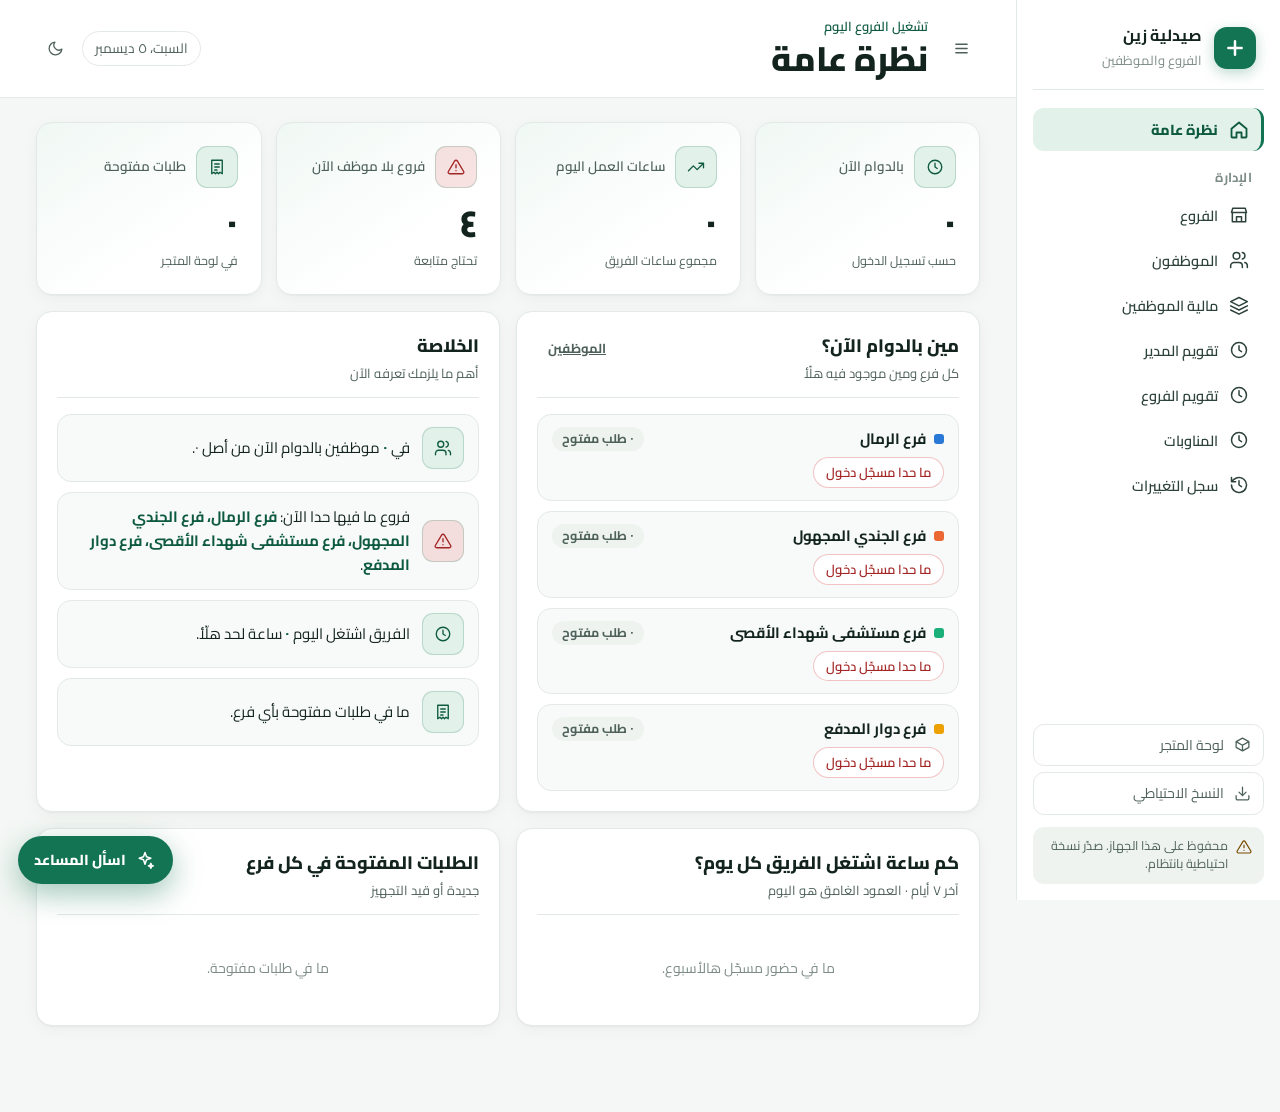
<file: ibrheam/index.html>
<!doctype html>
<html lang="ar" dir="rtl">
<head>
<meta charset="utf-8">
<meta name="viewport" content="width=device-width, initial-scale=1">
<meta name="robots" content="noindex,nofollow">
<meta name="color-scheme" content="light dark">
<title>الفروع والموظفين | صيدلية زين</title>
<link rel="stylesheet" href="../workspace/dashboard.css?v=interface-2">
<script defer src="../omar/data.js"></script>
<script defer src="../workspace/store.js?v=integration-4"></script>
<script defer src="../workspace/charts.js"></script>
<script defer src="../workspace/photos.js"></script>
<script defer src="../workspace/ui.js"></script>
<script defer src="../workspace/assistant.js?v=server-2"></script>
<script defer src="app.js?v=2"></script>
</head>
<body><noscript>هذه اللوحة تحتاج تفعيل JavaScript.</noscript></body>
</html>
</file>
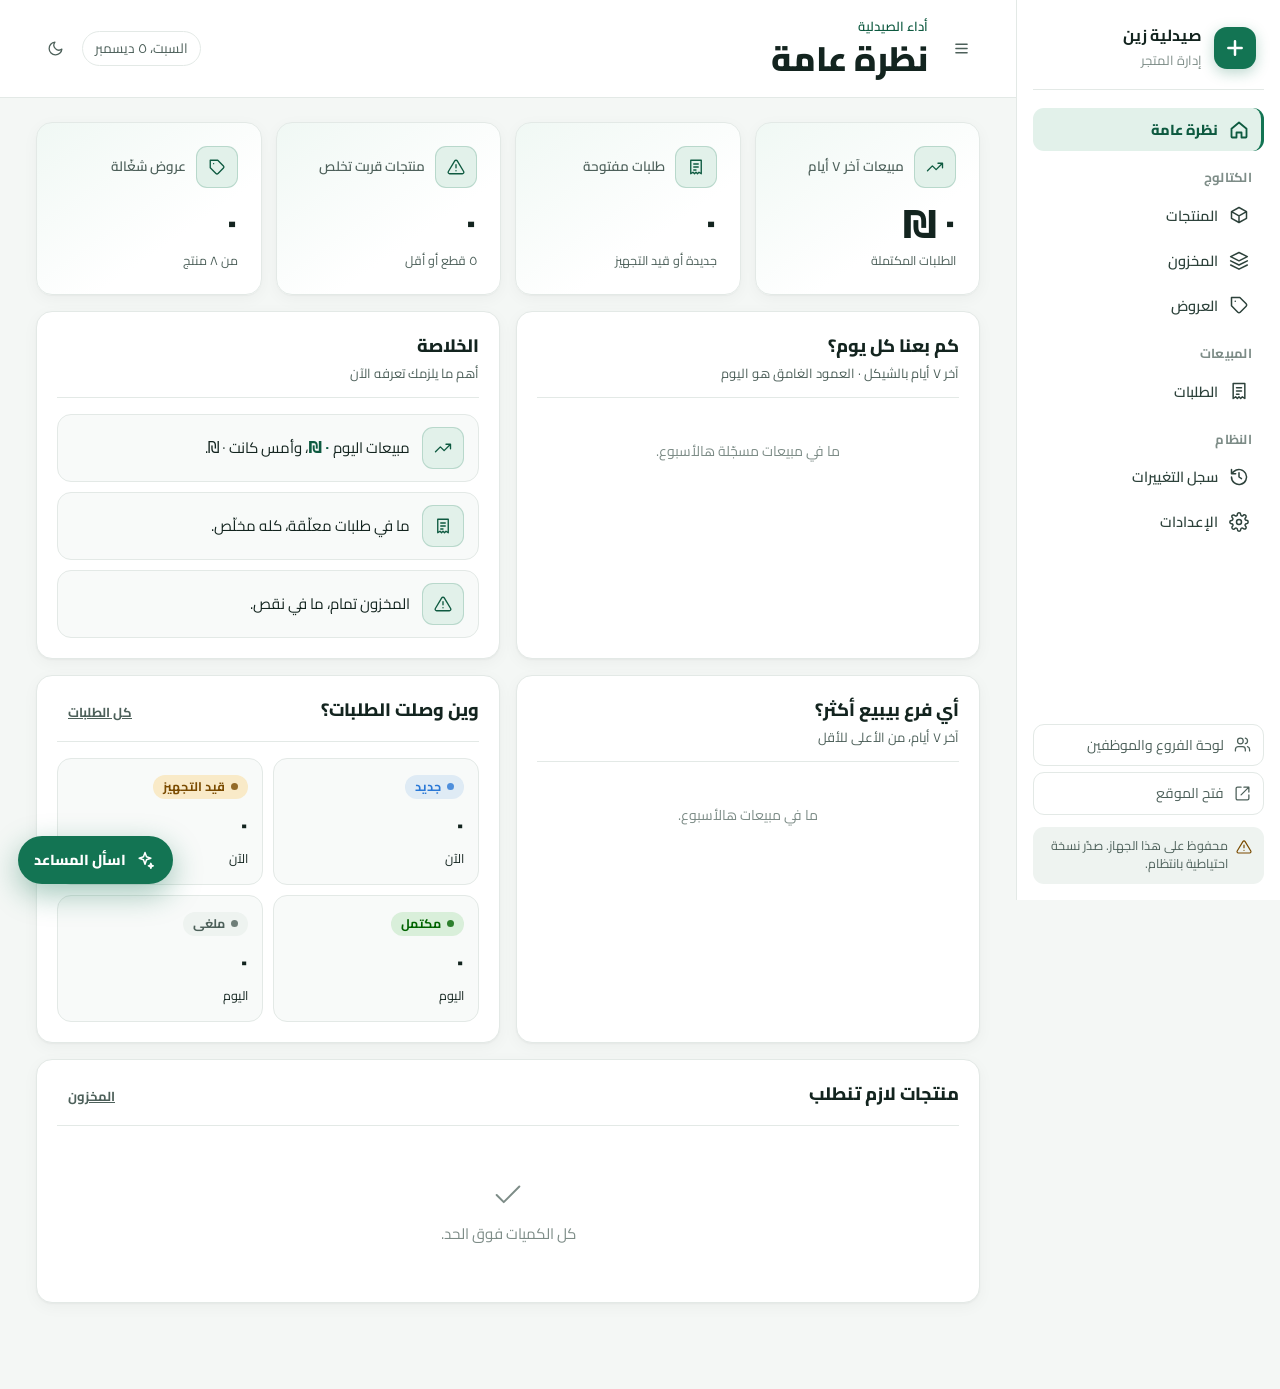
<file: omar/index.html>
<!doctype html>
<html lang="ar" dir="rtl">
<head>
<meta charset="utf-8">
<meta name="viewport" content="width=device-width, initial-scale=1">
<meta name="robots" content="noindex,nofollow">
<meta name="color-scheme" content="light dark">
<title>إدارة المتجر | صيدلية زين</title>
<link rel="stylesheet" href="../workspace/dashboard.css?v=interface-2">
<script defer src="data.js"></script>
<script defer src="../workspace/store.js?v=integration-4"></script>
<script defer src="../workspace/charts.js"></script>
<script defer src="../workspace/ui.js"></script>
<script defer src="../workspace/assistant.js?v=server-2"></script>
<script defer src="app.js?v=2"></script>
</head>
<body><noscript>هذه اللوحة تحتاج تفعيل JavaScript.</noscript></body>
</html>
</file>
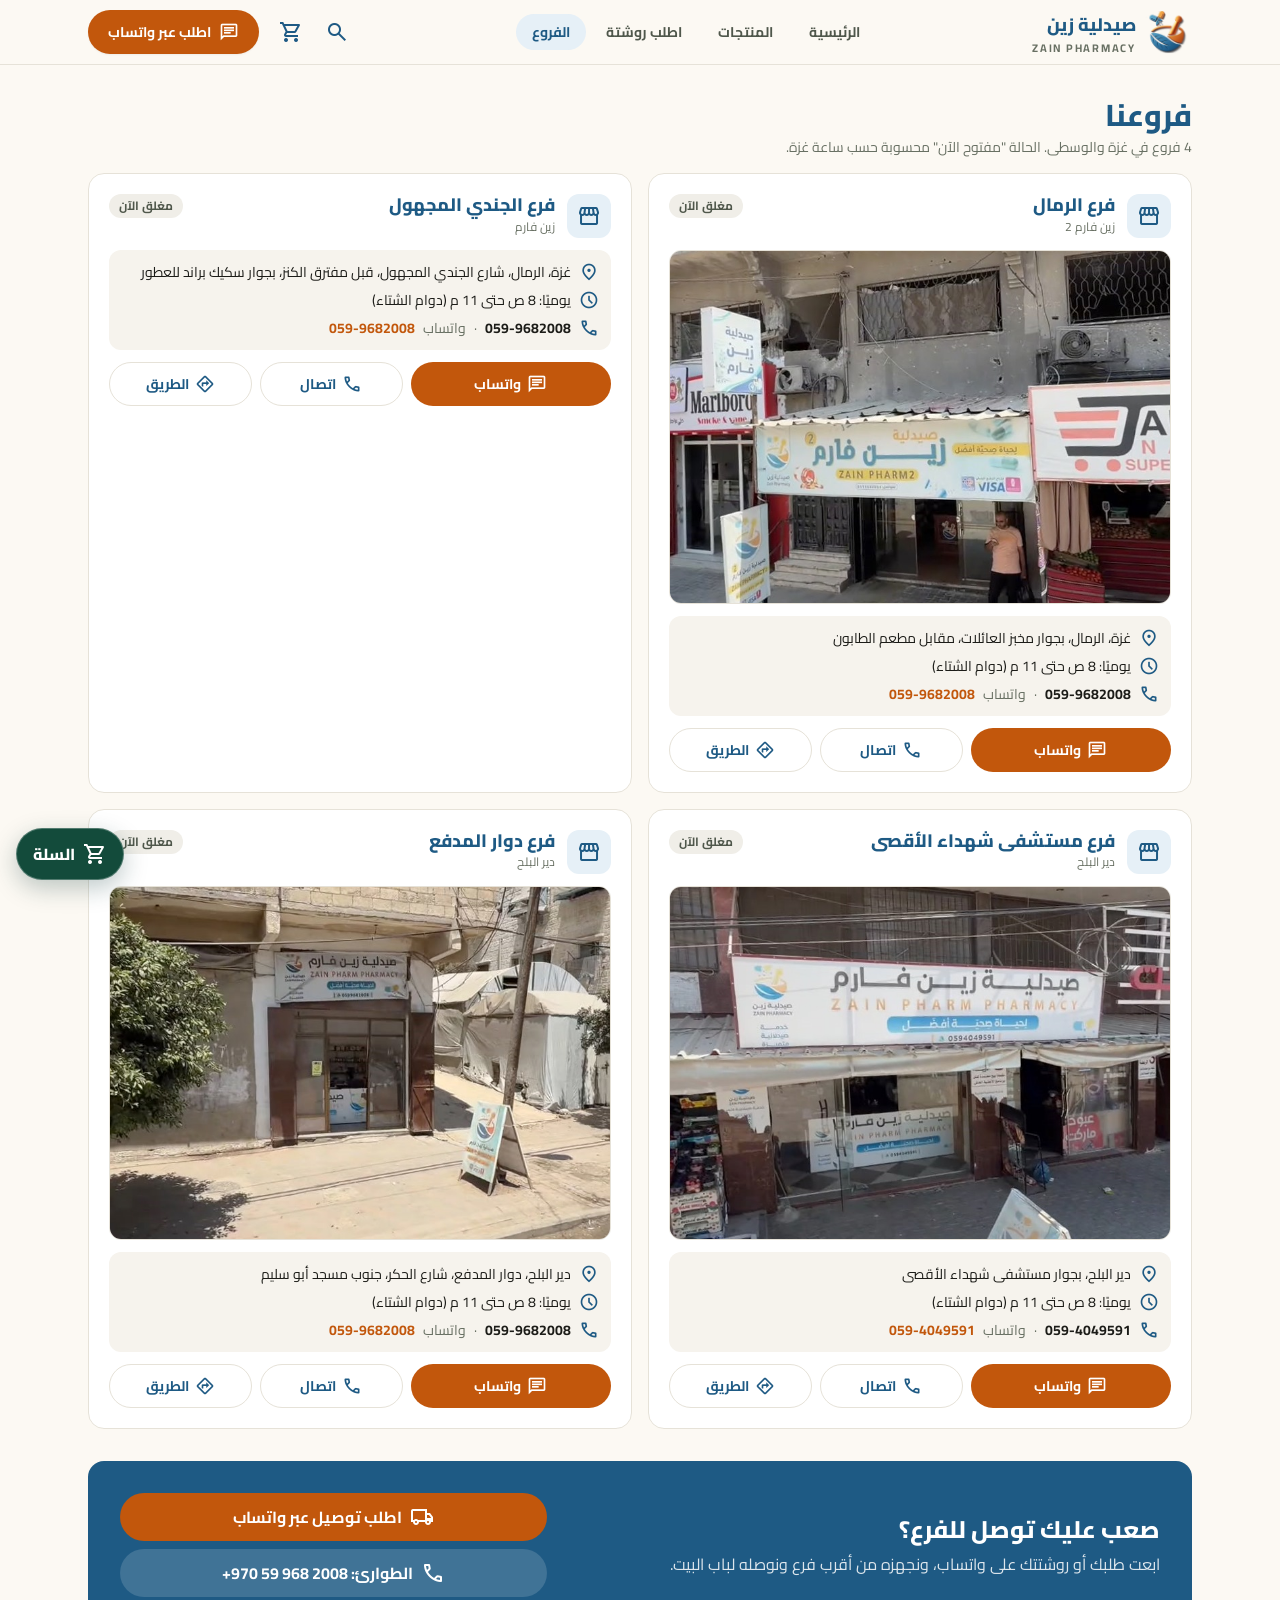
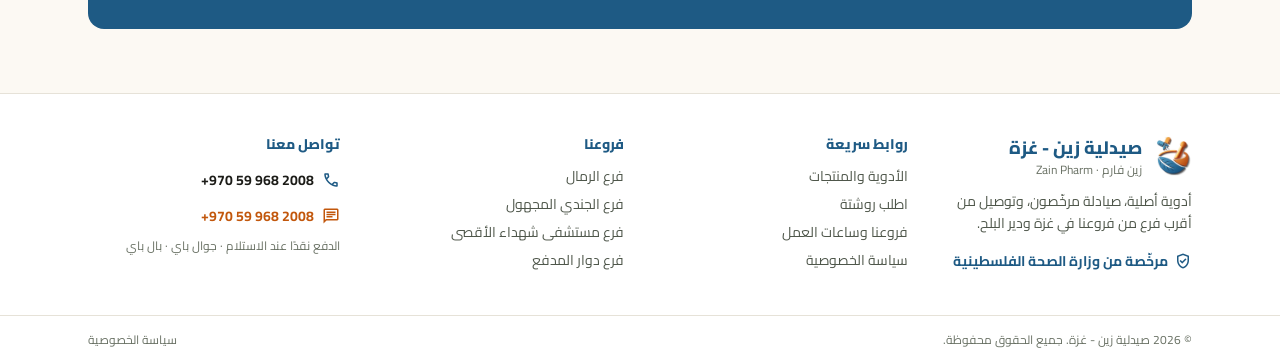
<file: branches.html>
<!DOCTYPE html>
<html dir="rtl" lang="ar">
<head>
<meta charset="utf-8"/>
<meta content="width=device-width, initial-scale=1.0" name="viewport"/>
<title>فروع صيدلية زين في غزة ودير البلح | العناوين وساعات الدوام</title>
<meta content="عناوين وأرقام هواتف وواتساب وساعات دوام فروع صيدلية زين (زين فارم) في غزة ودير البلح: فرع الرمال، فرع الجندي المجهول، فرع مستشفى شهداء الأقصى، فرع دوار المدفع." name="description"/>
<link href="https://zain-pharmacy.pages.dev/branches.html" rel="canonical"/>
<meta content="#1e5a84" name="theme-color"/>
<meta content="website" property="og:type"/>
<meta content="صيدلية زين" property="og:site_name"/>
<meta content="ar_PS" property="og:locale"/>
<meta content="فروع صيدلية زين في غزة ودير البلح | العناوين وساعات الدوام" property="og:title"/>
<meta content="عناوين وأرقام هواتف وواتساب وساعات دوام فروع صيدلية زين (زين فارم) في غزة ودير البلح: فرع الرمال، فرع الجندي المجهول، فرع مستشفى شهداء الأقصى، فرع دوار المدفع." property="og:description"/>
<meta content="https://zain-pharmacy.pages.dev/branches.html" property="og:url"/>
<meta content="https://zain-pharmacy.pages.dev/assets/img/og.jpg" property="og:image"/>
<meta content="1200" property="og:image:width"/>
<meta content="630" property="og:image:height"/>
<meta content="summary_large_image" name="twitter:card"/>
<link as="font" crossorigin="" href="assets/fonts/cairo-arabic.woff2" rel="preload" type="font/woff2"/>
<link as="font" crossorigin="" href="assets/fonts/cairo-latin.woff2" rel="preload" type="font/woff2"/>
<link as="font" crossorigin="" href="assets/fonts/material-symbols-subset.woff2?v=b5c4ecdf" rel="preload" type="font/woff2"/>
<link href="assets/fonts.css?v=20261125123646" rel="stylesheet"/>
<link href="assets/img/favicon.png" rel="icon" type="image/png"/>
<link href="assets/img/logo-mark.png" rel="apple-touch-icon"/>
<link href="assets/tw.css?v=20261125123646" rel="stylesheet"/>
<link href="assets/site.css?v=2026112602" rel="stylesheet"/>
<script type="application/ld+json">{"@context": "https://schema.org", "@graph": [{"@type": "Organization", "@id": "https://zain-pharmacy.pages.dev/#org", "name": "صيدلية زين", "alternateName": ["Zain Pharmacy", "زين فارم", "Zain Pharm", "صيدلية زين غزة"], "url": "https://zain-pharmacy.pages.dev/", "logo": "https://zain-pharmacy.pages.dev/assets/img/logo-mark.png", "sameAs": []}, {"@type": "Pharmacy", "@id": "https://zain-pharmacy.pages.dev/branches.html#branch-remal", "name": "صيدلية زين - فرع الرمال", "alternateName": "زين فارم فرع الرمال", "parentOrganization": {"@id": "https://zain-pharmacy.pages.dev/#org"}, "url": "https://zain-pharmacy.pages.dev/branches.html#branch-remal", "image": "https://zain-pharmacy.pages.dev/assets/img/branches/branch-remal-enhanced.jpg", "telephone": "+970599682008", "address": {"@type": "PostalAddress", "streetAddress": "الرمال، بجوار مخبز العائلات، مقابل مطعم الطابون", "addressLocality": "غزة", "addressCountry": "PS"}, "openingHoursSpecification": [{"@type": "OpeningHoursSpecification", "dayOfWeek": ["Saturday", "Sunday", "Monday", "Tuesday", "Wednesday", "Thursday", "Friday"], "opens": "08:00", "closes": "23:00"}]}, {"@type": "Pharmacy", "@id": "https://zain-pharmacy.pages.dev/branches.html#branch-jundi", "name": "صيدلية زين - فرع الجندي المجهول", "alternateName": "زين فارم فرع الجندي المجهول", "parentOrganization": {"@id": "https://zain-pharmacy.pages.dev/#org"}, "url": "https://zain-pharmacy.pages.dev/branches.html#branch-jundi", "image": "https://zain-pharmacy.pages.dev/assets/img/og.jpg", "telephone": "+970599682008", "address": {"@type": "PostalAddress", "streetAddress": "الرمال، شارع الجندي المجهول، قبل مفترق الكنز، بجوار سكيك براند للعطور", "addressLocality": "غزة", "addressCountry": "PS"}, "openingHoursSpecification": [{"@type": "OpeningHoursSpecification", "dayOfWeek": ["Saturday", "Sunday", "Monday", "Tuesday", "Wednesday", "Thursday", "Friday"], "opens": "08:00", "closes": "23:00"}]}, {"@type": "Pharmacy", "@id": "https://zain-pharmacy.pages.dev/branches.html#branch-deir-hospital", "name": "صيدلية زين - فرع مستشفى شهداء الأقصى", "alternateName": "زين فارم فرع مستشفى شهداء الأقصى", "parentOrganization": {"@id": "https://zain-pharmacy.pages.dev/#org"}, "url": "https://zain-pharmacy.pages.dev/branches.html#branch-deir-hospital", "image": "https://zain-pharmacy.pages.dev/assets/img/branches/branch-deir-hospital-enhanced.jpg", "telephone": "+970594049591", "address": {"@type": "PostalAddress", "streetAddress": "بجوار مستشفى شهداء الأقصى", "addressLocality": "دير البلح", "addressCountry": "PS"}, "openingHoursSpecification": [{"@type": "OpeningHoursSpecification", "dayOfWeek": ["Saturday", "Sunday", "Monday", "Tuesday", "Wednesday", "Thursday", "Friday"], "opens": "08:00", "closes": "23:00"}]}, {"@type": "Pharmacy", "@id": "https://zain-pharmacy.pages.dev/branches.html#branch-deir-madfa", "name": "صيدلية زين - فرع دوار المدفع", "alternateName": "زين فارم فرع دوار المدفع", "parentOrganization": {"@id": "https://zain-pharmacy.pages.dev/#org"}, "url": "https://zain-pharmacy.pages.dev/branches.html#branch-deir-madfa", "image": "https://zain-pharmacy.pages.dev/assets/img/branches/branch-deir-madfa-enhanced.jpg", "telephone": "+970599682008", "address": {"@type": "PostalAddress", "streetAddress": "دوار المدفع، شارع الحكر، جنوب مسجد أبو سليم", "addressLocality": "دير البلح", "addressCountry": "PS"}, "openingHoursSpecification": [{"@type": "OpeningHoursSpecification", "dayOfWeek": ["Saturday", "Sunday", "Monday", "Tuesday", "Wednesday", "Thursday", "Friday"], "opens": "08:00", "closes": "23:00"}]}]}</script>
</head>
<body class="bg-surface font-sans text-on-surface antialiased">
<a class="sr-only focus:not-sr-only focus:fixed focus:top-2 focus:right-2 focus:z-[90] bg-white text-primary font-bold px-4 py-2 rounded-xl" href="#main">انتقل إلى المحتوى</a>
<header class="sticky top-0 z-50 bg-surface/95 backdrop-blur-md border-b border-line" id="site-header">
<div class="max-w-6xl mx-auto px-2 sm:px-6 h-14 md:h-16 flex items-center gap-1 md:gap-4">
<a aria-label="صيدلية زين - الرئيسية" class="flex items-center gap-2 shrink-0 ps-1" href="index.html">
<img alt="" class="w-10 h-10 md:w-11 md:h-11 object-contain" height="44" src="assets/img/logo-mark-96.png" width="44"/>
<span class="leading-none"><span class="block font-extrabold text-primary text-[17px] md:text-lg">صيدلية زين</span><span class="block text-[10px] md:text-[11px] font-bold tracking-[0.16em] text-muted mt-1" dir="ltr">ZAIN PHARMACY</span></span>
</a>
<nav aria-label="القائمة الرئيسية" class="hidden md:flex items-center gap-1 text-sm font-bold mx-auto">
<a class="px-4 py-2 rounded-full text-on-surface-variant hover:text-primary hover:bg-surface-low" href="index.html">الرئيسية</a>
<a class="px-4 py-2 rounded-full text-on-surface-variant hover:text-primary hover:bg-surface-low" href="products.html">المنتجات</a>
<a class="px-4 py-2 rounded-full text-on-surface-variant hover:text-primary hover:bg-surface-low" href="prescription.html">اطلب روشتة</a>
<a aria-current="page" class="px-4 py-2 rounded-full bg-primary-soft text-primary" href="branches.html">الفروع</a>
</nav>
<div class="ms-auto md:ms-0 flex items-center gap-0.5">
<a aria-label="اتصل بالصيدلية" class="md:hidden w-11 h-11 grid place-items-center rounded-full text-primary hover:bg-surface-low" href="tel:+970599682008"><span class="material-symbols-outlined">call</span></a>
<a aria-label="ابحث عن دواء" class="w-11 h-11 grid place-items-center rounded-full text-primary hover:bg-surface-low" href="products.html#search"><span class="material-symbols-outlined">search</span></a>
<button aria-label="سلة الطلب" class="relative w-11 h-11 grid place-items-center rounded-full text-primary hover:bg-surface-low" data-cart-open="" type="button">
<span class="material-symbols-outlined">shopping_cart</span>
<span class="absolute top-1 left-1 min-w-[18px] h-[18px] px-1 rounded-full bg-cta text-white text-[10px] font-bold grid place-items-center hidden" data-cart-count="">0</span>
</button>
<a class="hidden md:inline-flex items-center gap-2 bg-cta hover:bg-cta-hover text-white font-bold text-sm rounded-full h-11 px-5 shadow-sm ms-2" href="https://wa.me/970599682008?text=%D9%85%D8%B1%D8%AD%D8%A8%D9%8B%D8%A7%20%D8%B5%D9%8A%D8%AF%D9%84%D9%8A%D8%A9%20%D8%B2%D9%8A%D9%86" rel="noopener" target="_blank">
<span class="material-symbols-outlined text-xl">chat</span>اطلب عبر واتساب</a>
</div>
</div>
</header>
<main class="w-full pt-4 md:pt-8" id="main">
<section class="max-w-6xl mx-auto px-3 sm:px-6">
<h1 class="text-2xl md:text-3xl font-extrabold text-primary">فروعنا</h1>
<p class="text-sm text-muted mt-1">4 فروع في غزة والوسطى. الحالة "مفتوح الآن" محسوبة حسب ساعة غزة.</p>
<div class="grid gap-3 md:gap-4 md:grid-cols-2 mt-4"><article class="bg-white border border-line rounded-2xl p-4 md:p-5 flex flex-col gap-3 scroll-mt-20" data-hours="08:00-23:00" id="branch-remal">
<div class="flex items-start gap-3">
<span class="w-11 h-11 rounded-xl bg-primary-soft text-primary grid place-items-center shrink-0"><span class="material-symbols-outlined">storefront</span></span>
<div class="flex-1 min-w-0"><h2 class="font-extrabold text-primary text-lg leading-tight">فرع الرمال</h2><p class="text-xs text-muted mt-0.5">زين فارم 2</p></div>
<span class="text-xs font-bold px-2.5 py-1 rounded-full bg-surface-container text-on-surface-variant whitespace-nowrap" data-open-chip="">8 ص حتى 11 م (دوام الشتاء)</span>
</div>
<img alt="واجهة فرع الرمال في غزة" class="w-full aspect-[739/520] object-cover rounded-xl border border-line" decoding="async" loading="lazy" src="assets/img/branches/branch-remal-enhanced.jpg"/>
<ul class="bg-surface-low rounded-xl p-3 space-y-2 text-sm text-on-surface">
<li class="flex gap-2"><span class="material-symbols-outlined text-primary text-[20px]">location_on</span><span>غزة، الرمال، بجوار مخبز العائلات، مقابل مطعم الطابون</span></li>
<li class="flex gap-2"><span class="material-symbols-outlined text-primary text-[20px]">schedule</span><span>يوميًا: 8 ص حتى 11 م (دوام الشتاء)</span></li>
<li class="flex gap-2 flex-wrap"><span class="material-symbols-outlined text-primary text-[20px]">call</span><a class="font-bold hover:text-primary" dir="ltr" href="tel:+970599682008">059-9682008</a><span class="text-muted">·</span><span class="text-muted">واتساب</span><a class="font-bold text-cta hover:text-cta-hover" dir="ltr" href="https://wa.me/970599682008?text=%D9%85%D8%B1%D8%AD%D8%A8%D9%8B%D8%A7%20%D8%B5%D9%8A%D8%AF%D9%84%D9%8A%D8%A9%20%D8%B2%D9%8A%D9%86" rel="noopener" target="_blank">059-9682008</a></li>
</ul>
<div class="grid grid-cols-[1.4fr_1fr_1fr] gap-2">
<a class="h-11 rounded-full bg-cta hover:bg-cta-hover text-white text-sm font-bold flex items-center justify-center gap-1.5" href="https://wa.me/970599682008?text=%D9%85%D8%B1%D8%AD%D8%A8%D9%8B%D8%A7%20%D8%B5%D9%8A%D8%AF%D9%84%D9%8A%D8%A9%20%D8%B2%D9%8A%D9%86%20-%20%D9%81%D8%B1%D8%B9%20%D8%A7%D9%84%D8%B1%D9%85%D8%A7%D9%84" rel="noopener" target="_blank"><span class="material-symbols-outlined text-[20px]">chat</span>واتساب</a>
<a class="h-11 rounded-full border border-line bg-white text-primary text-sm font-bold flex items-center justify-center gap-1.5 hover:border-primary/40" href="tel:+970599682008"><span class="material-symbols-outlined text-[20px]">call</span>اتصال</a>
<a class="h-11 rounded-full border border-line bg-white text-primary text-sm font-bold flex items-center justify-center gap-1.5 hover:border-primary/40" href="https://www.google.com/maps/search/?api=1&amp;query=%D8%A7%D9%84%D8%B1%D9%85%D8%A7%D9%84%D8%8C%20%D8%A8%D8%AC%D9%88%D8%A7%D8%B1%20%D9%85%D8%AE%D8%A8%D8%B2%20%D8%A7%D9%84%D8%B9%D8%A7%D8%A6%D9%84%D8%A7%D8%AA%D8%8C%20%D9%85%D9%82%D8%A7%D8%A8%D9%84%20%D9%85%D8%B7%D8%B9%D9%85%20%D8%A7%D9%84%D8%B7%D8%A7%D8%A8%D9%88%D9%86%D8%8C%20%D8%BA%D8%B2%D8%A9" rel="noopener" target="_blank"><span class="material-symbols-outlined text-[20px]">directions</span>الطريق</a>
</div>
</article>
<article class="bg-white border border-line rounded-2xl p-4 md:p-5 flex flex-col gap-3 scroll-mt-20" data-hours="08:00-23:00" id="branch-jundi">
<div class="flex items-start gap-3">
<span class="w-11 h-11 rounded-xl bg-primary-soft text-primary grid place-items-center shrink-0"><span class="material-symbols-outlined">storefront</span></span>
<div class="flex-1 min-w-0"><h2 class="font-extrabold text-primary text-lg leading-tight">فرع الجندي المجهول</h2><p class="text-xs text-muted mt-0.5">زين فارم</p></div>
<span class="text-xs font-bold px-2.5 py-1 rounded-full bg-surface-container text-on-surface-variant whitespace-nowrap" data-open-chip="">8 ص حتى 11 م (دوام الشتاء)</span>
</div>
<ul class="bg-surface-low rounded-xl p-3 space-y-2 text-sm text-on-surface">
<li class="flex gap-2"><span class="material-symbols-outlined text-primary text-[20px]">location_on</span><span>غزة، الرمال، شارع الجندي المجهول، قبل مفترق الكنز، بجوار سكيك براند للعطور</span></li>
<li class="flex gap-2"><span class="material-symbols-outlined text-primary text-[20px]">schedule</span><span>يوميًا: 8 ص حتى 11 م (دوام الشتاء)</span></li>
<li class="flex gap-2 flex-wrap"><span class="material-symbols-outlined text-primary text-[20px]">call</span><a class="font-bold hover:text-primary" dir="ltr" href="tel:+970599682008">059-9682008</a><span class="text-muted">·</span><span class="text-muted">واتساب</span><a class="font-bold text-cta hover:text-cta-hover" dir="ltr" href="https://wa.me/970599682008?text=%D9%85%D8%B1%D8%AD%D8%A8%D9%8B%D8%A7%20%D8%B5%D9%8A%D8%AF%D9%84%D9%8A%D8%A9%20%D8%B2%D9%8A%D9%86" rel="noopener" target="_blank">059-9682008</a></li>
</ul>
<div class="grid grid-cols-[1.4fr_1fr_1fr] gap-2">
<a class="h-11 rounded-full bg-cta hover:bg-cta-hover text-white text-sm font-bold flex items-center justify-center gap-1.5" href="https://wa.me/970599682008?text=%D9%85%D8%B1%D8%AD%D8%A8%D9%8B%D8%A7%20%D8%B5%D9%8A%D8%AF%D9%84%D9%8A%D8%A9%20%D8%B2%D9%8A%D9%86%20-%20%D9%81%D8%B1%D8%B9%20%D8%A7%D9%84%D8%AC%D9%86%D8%AF%D9%8A%20%D8%A7%D9%84%D9%85%D8%AC%D9%87%D9%88%D9%84" rel="noopener" target="_blank"><span class="material-symbols-outlined text-[20px]">chat</span>واتساب</a>
<a class="h-11 rounded-full border border-line bg-white text-primary text-sm font-bold flex items-center justify-center gap-1.5 hover:border-primary/40" href="tel:+970599682008"><span class="material-symbols-outlined text-[20px]">call</span>اتصال</a>
<a class="h-11 rounded-full border border-line bg-white text-primary text-sm font-bold flex items-center justify-center gap-1.5 hover:border-primary/40" href="https://www.google.com/maps/search/?api=1&amp;query=%D8%A7%D9%84%D8%B1%D9%85%D8%A7%D9%84%D8%8C%20%D8%B4%D8%A7%D8%B1%D8%B9%20%D8%A7%D9%84%D8%AC%D9%86%D8%AF%D9%8A%20%D8%A7%D9%84%D9%85%D8%AC%D9%87%D9%88%D9%84%D8%8C%20%D9%82%D8%A8%D9%84%20%D9%85%D9%81%D8%AA%D8%B1%D9%82%20%D8%A7%D9%84%D9%83%D9%86%D8%B2%D8%8C%20%D8%A8%D8%AC%D9%88%D8%A7%D8%B1%20%D8%B3%D9%83%D9%8A%D9%83%20%D8%A8%D8%B1%D8%A7%D9%86%D8%AF%20%D9%84%D9%84%D8%B9%D8%B7%D9%88%D8%B1%D8%8C%20%D8%BA%D8%B2%D8%A9" rel="noopener" target="_blank"><span class="material-symbols-outlined text-[20px]">directions</span>الطريق</a>
</div>
</article>
<article class="bg-white border border-line rounded-2xl p-4 md:p-5 flex flex-col gap-3 scroll-mt-20" data-hours="08:00-23:00" id="branch-deir-hospital">
<div class="flex items-start gap-3">
<span class="w-11 h-11 rounded-xl bg-primary-soft text-primary grid place-items-center shrink-0"><span class="material-symbols-outlined">storefront</span></span>
<div class="flex-1 min-w-0"><h2 class="font-extrabold text-primary text-lg leading-tight">فرع مستشفى شهداء الأقصى</h2><p class="text-xs text-muted mt-0.5">دير البلح</p></div>
<span class="text-xs font-bold px-2.5 py-1 rounded-full bg-surface-container text-on-surface-variant whitespace-nowrap" data-open-chip="">8 ص حتى 11 م (دوام الشتاء)</span>
</div>
<img alt="واجهة فرع مستشفى شهداء الأقصى في دير البلح" class="w-full aspect-[739/520] object-cover rounded-xl border border-line" decoding="async" loading="lazy" src="assets/img/branches/branch-deir-hospital-enhanced.jpg"/>
<ul class="bg-surface-low rounded-xl p-3 space-y-2 text-sm text-on-surface">
<li class="flex gap-2"><span class="material-symbols-outlined text-primary text-[20px]">location_on</span><span>دير البلح، بجوار مستشفى شهداء الأقصى</span></li>
<li class="flex gap-2"><span class="material-symbols-outlined text-primary text-[20px]">schedule</span><span>يوميًا: 8 ص حتى 11 م (دوام الشتاء)</span></li>
<li class="flex gap-2 flex-wrap"><span class="material-symbols-outlined text-primary text-[20px]">call</span><a class="font-bold hover:text-primary" dir="ltr" href="tel:+970594049591">059-4049591</a><span class="text-muted">·</span><span class="text-muted">واتساب</span><a class="font-bold text-cta hover:text-cta-hover" dir="ltr" href="https://wa.me/970594049591?text=%D9%85%D8%B1%D8%AD%D8%A8%D9%8B%D8%A7%20%D8%B5%D9%8A%D8%AF%D9%84%D9%8A%D8%A9%20%D8%B2%D9%8A%D9%86" rel="noopener" target="_blank">059-4049591</a></li>
</ul>
<div class="grid grid-cols-[1.4fr_1fr_1fr] gap-2">
<a class="h-11 rounded-full bg-cta hover:bg-cta-hover text-white text-sm font-bold flex items-center justify-center gap-1.5" href="https://wa.me/970594049591?text=%D9%85%D8%B1%D8%AD%D8%A8%D9%8B%D8%A7%20%D8%B5%D9%8A%D8%AF%D9%84%D9%8A%D8%A9%20%D8%B2%D9%8A%D9%86%20-%20%D9%81%D8%B1%D8%B9%20%D9%85%D8%B3%D8%AA%D8%B4%D9%81%D9%89%20%D8%B4%D9%87%D8%AF%D8%A7%D8%A1%20%D8%A7%D9%84%D8%A3%D9%82%D8%B5%D9%89" rel="noopener" target="_blank"><span class="material-symbols-outlined text-[20px]">chat</span>واتساب</a>
<a class="h-11 rounded-full border border-line bg-white text-primary text-sm font-bold flex items-center justify-center gap-1.5 hover:border-primary/40" href="tel:+970594049591"><span class="material-symbols-outlined text-[20px]">call</span>اتصال</a>
<a class="h-11 rounded-full border border-line bg-white text-primary text-sm font-bold flex items-center justify-center gap-1.5 hover:border-primary/40" href="https://www.google.com/maps/search/?api=1&amp;query=%D8%A8%D8%AC%D9%88%D8%A7%D8%B1%20%D9%85%D8%B3%D8%AA%D8%B4%D9%81%D9%89%20%D8%B4%D9%87%D8%AF%D8%A7%D8%A1%20%D8%A7%D9%84%D8%A3%D9%82%D8%B5%D9%89%D8%8C%20%D8%AF%D9%8A%D8%B1%20%D8%A7%D9%84%D8%A8%D9%84%D8%AD" rel="noopener" target="_blank"><span class="material-symbols-outlined text-[20px]">directions</span>الطريق</a>
</div>
</article>
<article class="bg-white border border-line rounded-2xl p-4 md:p-5 flex flex-col gap-3 scroll-mt-20" data-hours="08:00-23:00" id="branch-deir-madfa">
<div class="flex items-start gap-3">
<span class="w-11 h-11 rounded-xl bg-primary-soft text-primary grid place-items-center shrink-0"><span class="material-symbols-outlined">storefront</span></span>
<div class="flex-1 min-w-0"><h2 class="font-extrabold text-primary text-lg leading-tight">فرع دوار المدفع</h2><p class="text-xs text-muted mt-0.5">دير البلح</p></div>
<span class="text-xs font-bold px-2.5 py-1 rounded-full bg-surface-container text-on-surface-variant whitespace-nowrap" data-open-chip="">8 ص حتى 11 م (دوام الشتاء)</span>
</div>
<img alt="واجهة فرع دوار المدفع في دير البلح" class="w-full aspect-[739/520] object-cover rounded-xl border border-line" decoding="async" loading="lazy" src="assets/img/branches/branch-deir-madfa-enhanced.jpg"/>
<ul class="bg-surface-low rounded-xl p-3 space-y-2 text-sm text-on-surface">
<li class="flex gap-2"><span class="material-symbols-outlined text-primary text-[20px]">location_on</span><span>دير البلح، دوار المدفع، شارع الحكر، جنوب مسجد أبو سليم</span></li>
<li class="flex gap-2"><span class="material-symbols-outlined text-primary text-[20px]">schedule</span><span>يوميًا: 8 ص حتى 11 م (دوام الشتاء)</span></li>
<li class="flex gap-2 flex-wrap"><span class="material-symbols-outlined text-primary text-[20px]">call</span><a class="font-bold hover:text-primary" dir="ltr" href="tel:+970599682008">059-9682008</a><span class="text-muted">·</span><span class="text-muted">واتساب</span><a class="font-bold text-cta hover:text-cta-hover" dir="ltr" href="https://wa.me/970599682008?text=%D9%85%D8%B1%D8%AD%D8%A8%D9%8B%D8%A7%20%D8%B5%D9%8A%D8%AF%D9%84%D9%8A%D8%A9%20%D8%B2%D9%8A%D9%86" rel="noopener" target="_blank">059-9682008</a></li>
</ul>
<div class="grid grid-cols-[1.4fr_1fr_1fr] gap-2">
<a class="h-11 rounded-full bg-cta hover:bg-cta-hover text-white text-sm font-bold flex items-center justify-center gap-1.5" href="https://wa.me/970599682008?text=%D9%85%D8%B1%D8%AD%D8%A8%D9%8B%D8%A7%20%D8%B5%D9%8A%D8%AF%D9%84%D9%8A%D8%A9%20%D8%B2%D9%8A%D9%86%20-%20%D9%81%D8%B1%D8%B9%20%D8%AF%D9%88%D8%A7%D8%B1%20%D8%A7%D9%84%D9%85%D8%AF%D9%81%D8%B9" rel="noopener" target="_blank"><span class="material-symbols-outlined text-[20px]">chat</span>واتساب</a>
<a class="h-11 rounded-full border border-line bg-white text-primary text-sm font-bold flex items-center justify-center gap-1.5 hover:border-primary/40" href="tel:+970599682008"><span class="material-symbols-outlined text-[20px]">call</span>اتصال</a>
<a class="h-11 rounded-full border border-line bg-white text-primary text-sm font-bold flex items-center justify-center gap-1.5 hover:border-primary/40" href="https://www.google.com/maps/search/?api=1&amp;query=%D8%AF%D9%88%D8%A7%D8%B1%20%D8%A7%D9%84%D9%85%D8%AF%D9%81%D8%B9%D8%8C%20%D8%B4%D8%A7%D8%B1%D8%B9%20%D8%A7%D9%84%D8%AD%D9%83%D8%B1%D8%8C%20%D8%AC%D9%86%D9%88%D8%A8%20%D9%85%D8%B3%D8%AC%D8%AF%20%D8%A3%D8%A8%D9%88%20%D8%B3%D9%84%D9%8A%D9%85%D8%8C%20%D8%AF%D9%8A%D8%B1%20%D8%A7%D9%84%D8%A8%D9%84%D8%AD" rel="noopener" target="_blank"><span class="material-symbols-outlined text-[20px]">directions</span>الطريق</a>
</div>
</article></div>
</section>
<section class="max-w-6xl mx-auto px-3 sm:px-6 mt-8">
<div class="bg-primary text-white rounded-2xl p-5 md:p-8 grid gap-4 md:grid-cols-[1.4fr_1fr] md:items-center">
<div>
<h2 class="text-xl md:text-2xl font-extrabold">صعب عليك توصل للفرع؟</h2>
<p class="text-white/85 text-sm md:text-base mt-1.5">ابعت طلبك أو روشتتك على واتساب، ونجهزه من أقرب فرع ونوصله لباب البيت.</p>
</div>
<div class="flex flex-col sm:flex-row md:flex-col gap-2">
<a class="h-12 rounded-full bg-cta hover:bg-cta-hover text-white font-bold flex items-center justify-center gap-2" href="https://wa.me/970599682008?text=%D9%85%D8%B1%D8%AD%D8%A8%D9%8B%D8%A7%20%D8%B5%D9%8A%D8%AF%D9%84%D9%8A%D8%A9%20%D8%B2%D9%8A%D9%86%D8%8C%20%D8%A8%D8%AF%D9%8A%20%D8%A3%D8%B7%D9%84%D8%A8%20%D8%AA%D9%88%D8%B5%D9%8A%D9%84" rel="noopener" target="_blank"><span class="material-symbols-outlined">local_shipping</span>اطلب توصيل عبر واتساب</a>
<a class="h-12 rounded-full bg-white/15 hover:bg-white/25 text-white font-bold flex items-center justify-center gap-2" href="tel:+970599682008"><span class="material-symbols-outlined">call</span><span>الطوارئ: <span dir="ltr">+970 59 968 2008</span></span></a>
</div>
</div>
</section>
</main>
<footer class="bg-white border-t border-line mt-12 md:mt-16">
<div class="max-w-6xl mx-auto px-4 sm:px-6 py-8 md:py-10 grid gap-6 md:gap-8 md:grid-cols-4 text-sm">
<div class="space-y-3 md:col-span-1">
<div class="flex items-center gap-2.5">
<img alt="" class="w-10 h-10 object-contain" height="40" loading="lazy" src="assets/img/logo-mark-96.png" width="40"/>
<span class="leading-tight"><span class="block font-extrabold text-primary text-lg">صيدلية زين - غزة</span><span class="block text-xs text-muted">زين فارم · Zain Pharm</span></span>
</div>
<p class="text-on-surface-variant leading-relaxed">أدوية أصلية، صيادلة مرخّصون، وتوصيل من أقرب فرع من فروعنا في غزة ودير البلح.</p>
<p class="inline-flex items-center gap-1.5 text-primary font-bold"><span class="material-symbols-outlined text-lg">verified_user</span>مرخّصة من وزارة الصحة الفلسطينية</p>
</div>
<div class="hidden md:block">
<h2 class="font-extrabold text-primary mb-3">روابط سريعة</h2>
<ul class="space-y-2 text-on-surface-variant">
<li><a class="hover:text-primary" href="products.html">الأدوية والمنتجات</a></li>
<li><a class="hover:text-primary" href="prescription.html">اطلب روشتة</a></li>
<li><a class="hover:text-primary" href="branches.html">فروعنا وساعات العمل</a></li>
<li><a class="hover:text-primary" href="privacy.html">سياسة الخصوصية</a></li>
</ul>
</div>
<div class="hidden md:block">
<h2 class="font-extrabold text-primary mb-3">فروعنا</h2>
<ul class="space-y-2 text-on-surface-variant"><li><a class="hover:text-primary" href="branches.html#branch-remal">فرع الرمال</a></li><li><a class="hover:text-primary" href="branches.html#branch-jundi">فرع الجندي المجهول</a></li><li><a class="hover:text-primary" href="branches.html#branch-deir-hospital">فرع مستشفى شهداء الأقصى</a></li><li><a class="hover:text-primary" href="branches.html#branch-deir-madfa">فرع دوار المدفع</a></li></ul>
</div>
<div>
<h2 class="font-extrabold text-primary mb-3">تواصل معنا</h2>
<div class="space-y-2">
<a class="flex items-center gap-2 text-on-surface hover:text-primary font-bold" href="tel:+970599682008"><span class="material-symbols-outlined text-lg text-primary">call</span><span dir="ltr">+970 59 968 2008</span></a>
<a class="flex items-center gap-2 text-cta hover:text-cta-hover font-bold" href="https://wa.me/970599682008?text=%D9%85%D8%B1%D8%AD%D8%A8%D9%8B%D8%A7%20%D8%B5%D9%8A%D8%AF%D9%84%D9%8A%D8%A9%20%D8%B2%D9%8A%D9%86" rel="noopener" target="_blank"><span class="material-symbols-outlined text-lg">chat</span><span dir="ltr">+970 59 968 2008</span></a>
<p class="text-muted text-xs">الدفع نقدًا عند الاستلام · جوال باي · بال باي</p>
</div>
</div>
</div>
<div class="border-t border-line">
<div class="max-w-6xl mx-auto px-4 sm:px-6 py-4 text-xs text-muted flex flex-wrap gap-x-4 gap-y-1 justify-between">
<span>© 2026 صيدلية زين - غزة. جميع الحقوق محفوظة.</span>
<span class="flex gap-4"><a class="hover:text-primary" href="privacy.html">سياسة الخصوصية</a></span>
</div>
</div>
</footer>
<nav aria-label="تنقل سريع" class="md:hidden fixed bottom-0 inset-x-0 z-50 bg-white/95 backdrop-blur-md border-t border-line" style="padding-bottom: env(safe-area-inset-bottom)"><ul class="grid grid-cols-4"><li><a class="z-tab flex flex-col items-center gap-0.5 py-1.5 text-xs font-bold text-muted" href="index.html"><span class="z-tab__icon material-symbols-outlined text-[22px] px-4 py-0.5 rounded-full">home</span>الرئيسية</a></li><li><a class="z-tab flex flex-col items-center gap-0.5 py-1.5 text-xs font-bold text-muted" href="products.html"><span class="z-tab__icon material-symbols-outlined text-[22px] px-4 py-0.5 rounded-full">medication</span>المنتجات</a></li><li><a class="z-tab flex flex-col items-center gap-0.5 py-1.5 text-xs font-bold text-muted" href="prescription.html"><span class="z-tab__icon material-symbols-outlined text-[22px] px-4 py-0.5 rounded-full">upload_file</span>اطلب روشتة</a></li><li><a aria-current="page" class="z-tab flex flex-col items-center gap-0.5 py-1.5 text-xs font-bold text-primary" href="branches.html"><span class="z-tab__icon material-symbols-outlined text-[22px] px-4 py-0.5 rounded-full">location_on</span>الفروع</a></li></ul></nav>
<script defer src="assets/site.js?v=2026112603"></script>
</body>
</html>
</file>
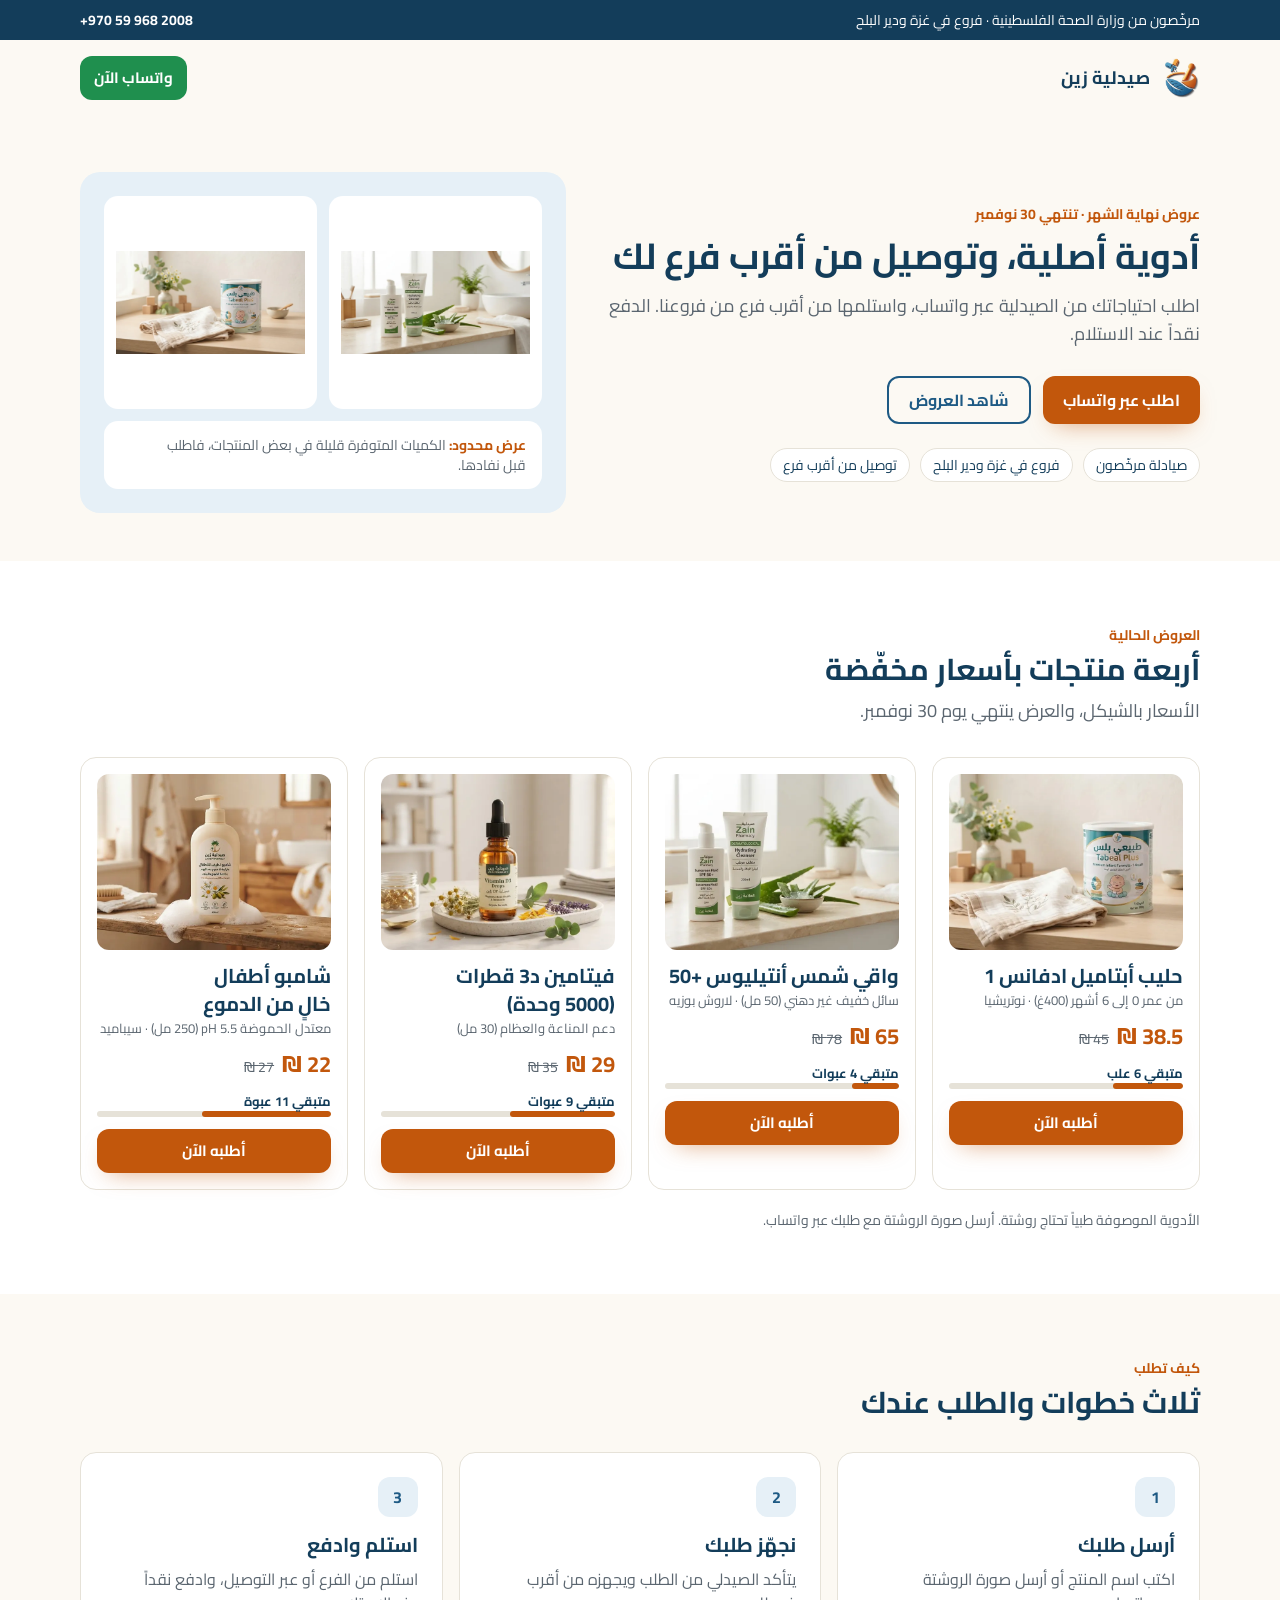
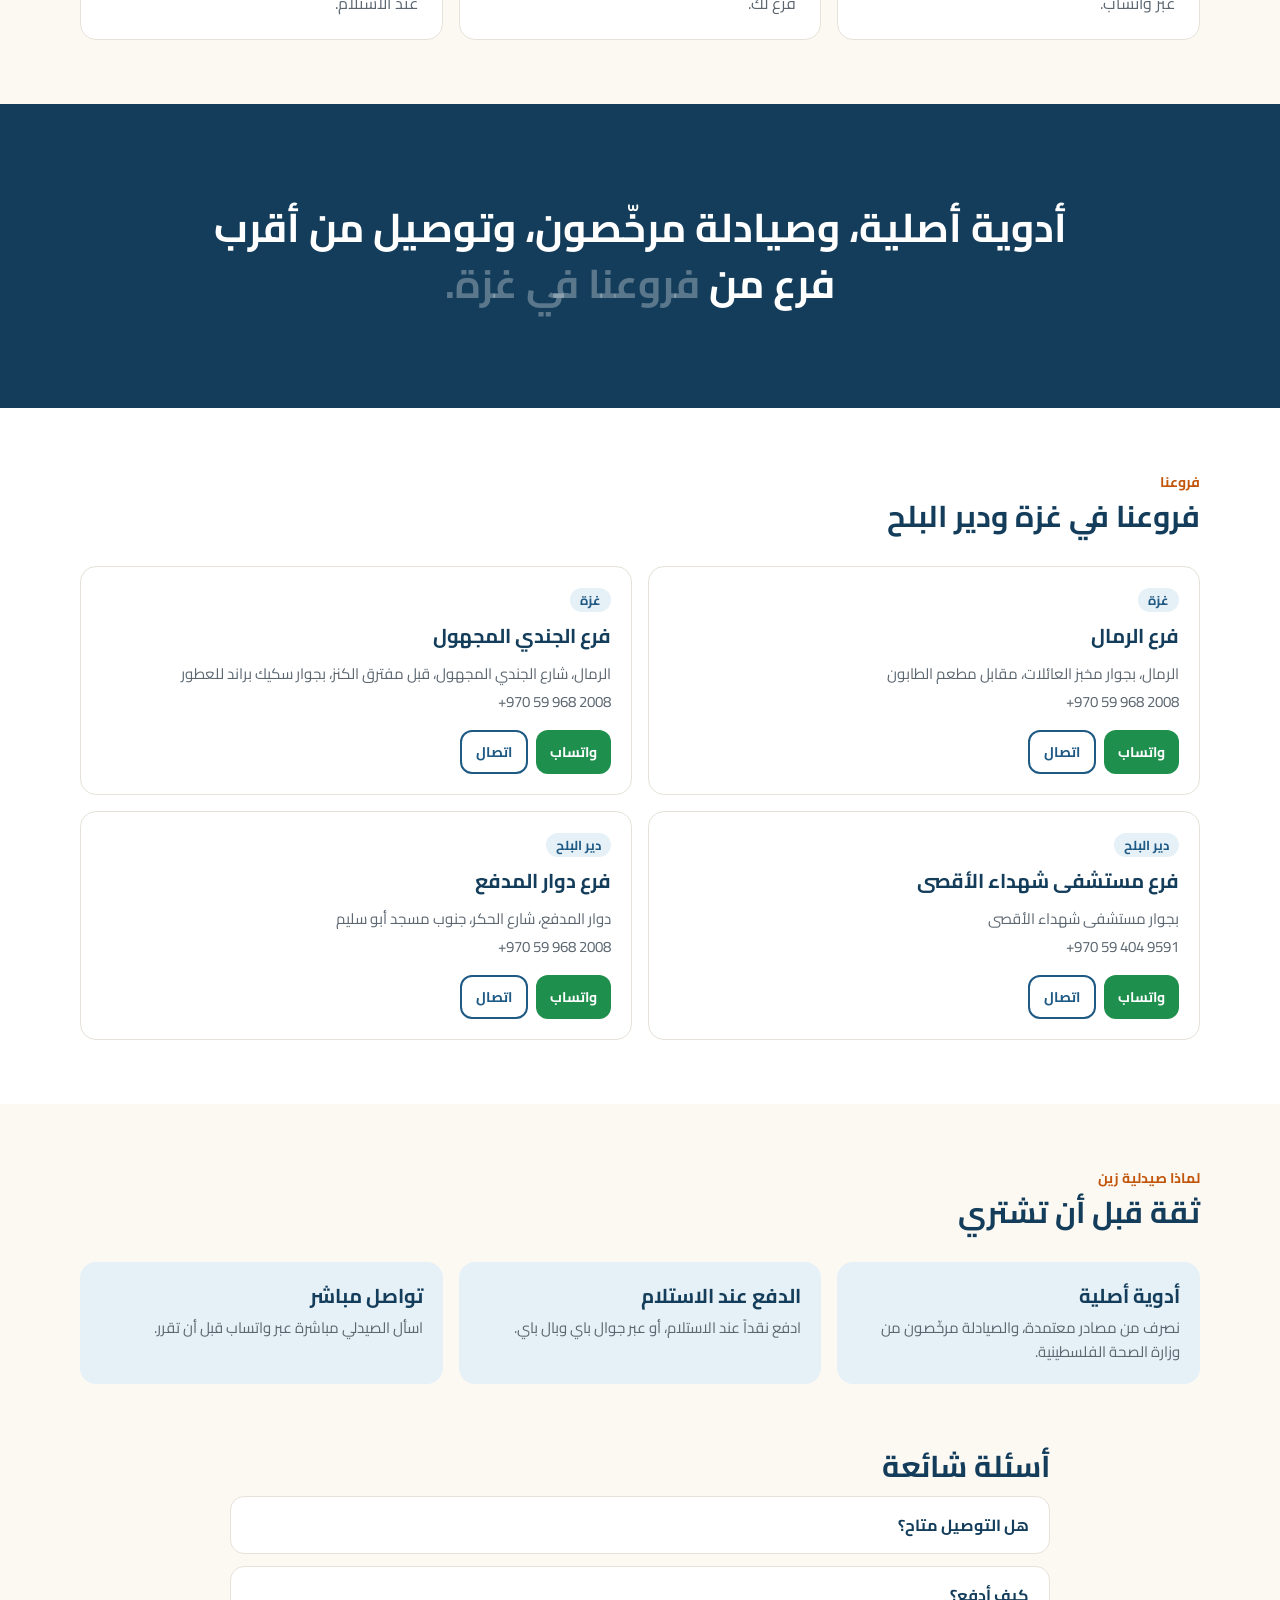
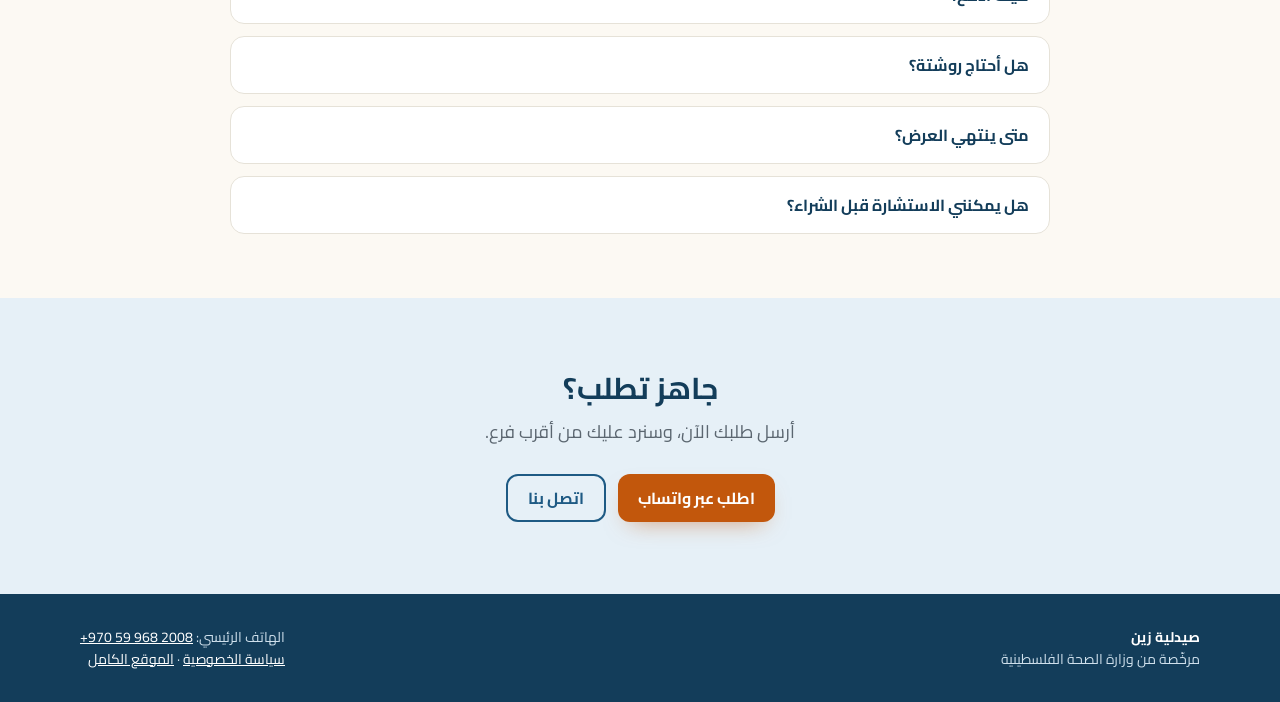
<file: landing.html>
<!doctype html>
<html lang="ar" dir="rtl">
<head>
  <meta charset="utf-8">
  <meta name="viewport" content="width=device-width, initial-scale=1">
  <title>صيدلية زين | عروض الأسبوع وتوصيل من أقرب فرع</title>
  <meta name="description" content="أدوية أصلية وصيادلة مرخّصون وتوصيل من أقرب فروع صيدلية زين في غزة ودير البلح. اطلب عبر واتساب.">
  <meta name="robots" content="noindex">
  <meta name="theme-color" content="#1e5a84">
  <link rel="icon" href="assets/img/favicon.png">
  <link rel="stylesheet" href="assets/fonts.css">
  <style>
    :root {
      --primary: #1e5a84;
      --primary-deep: #133d5a;
      --primary-soft: #e6f0f7;
      --cta: #c2570c;
      --cta-hover: #a3480a;
      --surface: #fcf9f3;
      --ink: #1d2328;
      --muted: #5b6670;
      --line: #e6e2d8;
      --wa: #1f8f4e;
      --ease: cubic-bezier(0.22, 1, 0.36, 1);
    }
    * { box-sizing: border-box; }
    html { scroll-behavior: smooth; -webkit-text-size-adjust: 100%; }
    body {
      margin: 0;
      font-family: "Cairo", system-ui, sans-serif;
      font-size: 16px;
      line-height: 24px;
      color: var(--ink);
      background: var(--surface);
      text-wrap: pretty;
      overflow-x: clip;
    }
    h1, h2, h3 { text-wrap: balance; margin: 0; color: var(--primary-deep); font-weight: 700; }
    h1 { font-size: 36px; line-height: 40px; }
    h2 { font-size: 30px; line-height: 36px; }
    h3 { font-size: 20px; line-height: 28px; }
    p { margin: 0; }
    a { color: inherit; }
    img { display: block; max-width: 100%; height: auto; }
    .wrap { width: min(1120px, 100% - 32px); margin-inline: auto; }
    .section { padding-block: 64px; }
    .eyebrow { color: var(--cta); font-weight: 700; font-size: 14px; line-height: 20px; }
    .lead { color: var(--muted); font-size: 18px; line-height: 28px; max-width: 640px; }

    /* Buttons */
    .btn {
      display: inline-flex; align-items: center; justify-content: center; gap: 8px;
      min-height: 48px; padding: 8px 20px; border-radius: 12px;
      font: 700 16px/24px "Cairo", system-ui, sans-serif; text-decoration: none; border: 0; cursor: pointer;
      transition: transform .18s var(--ease), background-color .2s ease, box-shadow .25s var(--ease);
    }
    .btn:active { transform: scale(0.98); }
    .btn:focus-visible, a:focus-visible { outline: 3px solid rgba(194, 87, 12, .45); outline-offset: 2px; }
    .btn-cta { background: var(--cta); color: #fff; box-shadow: 0 10px 24px -12px rgba(194, 87, 12, .6); }
    .btn-cta:hover { background: var(--cta-hover); }
    .btn-wa { background: var(--wa); color: #fff; }
    .btn-wa:hover { background: #17753f; }
    .btn-ghost { background: transparent; color: var(--primary); border: 2px solid var(--primary); }
    .btn-ghost:hover { background: var(--primary-soft); }

    /* Top bar */
    .topbar { background: var(--primary-deep); color: #fff; font-size: 14px; line-height: 20px; }
    .topbar .wrap { display: flex; justify-content: space-between; align-items: center; gap: 12px; padding-block: 10px; flex-wrap: wrap; }
    .topbar a { color: #fff; font-weight: 700; text-decoration: none; }

    /* Hero */
    .hero { padding-block: 56px 48px; }
    .hero-grid { display: grid; gap: 40px; align-items: center; }
    .hero-cta { display: flex; gap: 12px; flex-wrap: wrap; margin-top: 28px; }
    .proof { margin-top: 24px; display: flex; gap: 10px; flex-wrap: wrap; }
    .chip {
      display: inline-flex; align-items: center; gap: 6px; padding: 6px 12px; border-radius: 999px;
      background: #fff; border: 1px solid var(--line); font-size: 14px; line-height: 20px; color: var(--primary-deep);
    }
    .hero-visual {
      border-radius: 20px; background: var(--primary-soft); padding: 24px;
      display: grid; grid-template-columns: 1fr 1fr; gap: 12px;
    }
    .hero-visual img { border-radius: 14px; background: #fff; aspect-ratio: 1 / 1; object-fit: contain; padding: 12px; }
    .hero-visual .note {
      grid-column: 1 / -1; background: #fff; border-radius: 14px; padding: 14px 16px;
      font-size: 14px; line-height: 20px; color: var(--muted);
    }
    .hero-visual .note strong { color: var(--cta); }

    /* Offers */
    .offers { display: grid; gap: 16px; grid-template-columns: repeat(2, 1fr); margin-top: 32px; }
    .offer {
      background: #fff; border: 1px solid var(--line); border-radius: 16px; padding: 16px;
      display: flex; flex-direction: column; gap: 12px; position: relative;
      transition: transform .18s var(--ease), box-shadow .25s var(--ease);
    }
    .offer:hover { transform: translateY(-3px); box-shadow: 0 12px 28px -10px rgba(30, 90, 132, .18); }
    .offer img { border-radius: 12px; background: var(--primary-soft); aspect-ratio: 4 / 3; object-fit: cover; }
    .offer .meta { font-size: 13px; line-height: 20px; color: var(--muted); }
    .price { display: flex; align-items: baseline; gap: 8px; flex-wrap: wrap; }
    .price .now { font-weight: 700; font-size: 22px; line-height: 28px; color: var(--cta); }
    .price .was { font-size: 14px; color: var(--muted); text-decoration: line-through; }
    .left { font-size: 13px; line-height: 20px; color: var(--primary-deep); font-weight: 700; }
    .bar { height: 6px; border-radius: 999px; background: var(--line); overflow: hidden; }
    .bar span { display: block; height: 100%; background: var(--cta); border-radius: 999px; }
    .offer .btn { width: 100%; min-height: 44px; font-size: 15px; }
    .offers-note { margin-top: 20px; font-size: 14px; line-height: 20px; color: var(--muted); }

    /* Steps */
    .steps { display: grid; gap: 16px; grid-template-columns: repeat(3, 1fr); margin-top: 32px; }
    .step { background: #fff; border: 1px solid var(--line); border-radius: 16px; padding: 24px; }
    .step .num {
      width: 40px; height: 40px; border-radius: 12px; background: var(--primary-soft); color: var(--primary);
      display: grid; place-items: center; font-weight: 700; margin-bottom: 14px;
    }
    .step p { margin-top: 8px; color: var(--muted); }

    /* Tagline reveal */
    .tagline { background: var(--primary-deep); color: #fff; padding-block: 96px; }
    .tagline p { font-size: 40px; line-height: 56px; font-weight: 700; max-width: 880px; margin-inline: auto; text-align: center; }
    .tagline .w { color: rgba(255, 255, 255, .3); transition: color .6s var(--ease); }
    .tagline .w.on { color: #fff; }

    /* Branches */
    .branches { display: grid; gap: 16px; grid-template-columns: repeat(2, 1fr); margin-top: 32px; }
    .branch { background: #fff; border: 1px solid var(--line); border-radius: 16px; padding: 20px; }
    .branch .tag { display: inline-block; font-size: 13px; line-height: 20px; color: var(--primary); background: var(--primary-soft); padding: 2px 10px; border-radius: 999px; font-weight: 700; }
    .branch ul { list-style: none; padding: 0; margin: 12px 0 16px; color: var(--muted); font-size: 15px; line-height: 24px; }
    .branch li + li { margin-top: 4px; }
    .branch .actions { display: flex; gap: 8px; flex-wrap: wrap; }
    .branch .actions .btn { min-height: 44px; font-size: 14px; padding: 6px 14px; }
    .ltr { direction: ltr; unicode-bidi: isolate; display: inline-block; }

    /* Trust + FAQ */
    .trust { display: grid; gap: 16px; grid-template-columns: repeat(3, 1fr); margin-top: 32px; }
    .trust div { background: var(--primary-soft); border-radius: 16px; padding: 20px; }
    .trust h3 { color: var(--primary-deep); }
    .trust p { color: var(--muted); margin-top: 6px; font-size: 15px; line-height: 24px; }
    details { background: #fff; border: 1px solid var(--line); border-radius: 14px; padding: 16px 20px; margin-top: 12px; }
    details summary { cursor: pointer; font-weight: 700; color: var(--primary-deep); list-style: none; }
    details summary::-webkit-details-marker { display: none; }
    details p { margin-top: 10px; color: var(--muted); }

    /* Final CTA */
    .final { text-align: center; padding-block: 72px; }
    .final .hero-cta { justify-content: center; }
    .final p { margin-top: 12px; }

    footer { background: var(--primary-deep); color: #cfe0ec; padding-block: 32px; font-size: 14px; line-height: 22px; }
    footer a { color: #fff; }

    /* Sticky mobile CTA */
    .sticky-cta { display: none; }

    /* Reveal */
    .reveal { opacity: 0; transform: translateY(24px); transition: opacity .7s var(--ease), transform .7s var(--ease); }
    .reveal.is-in { opacity: 1; transform: none; }

    /* Responsive */
    @media (min-width: 900px) {
      .hero-grid { grid-template-columns: 1.1fr .9fr; }
      .offers { grid-template-columns: repeat(4, 1fr); }
    }
    @media (max-width: 899px) {
      .steps, .branches, .trust { grid-template-columns: 1fr; }
      .hero { padding-block: 40px 32px; }
      h1 { font-size: 30px; line-height: 38px; }
      h2 { font-size: 26px; line-height: 34px; }
      .tagline p { font-size: 28px; line-height: 40px; }
    }
    @media (max-width: 639px) {
      .offers { grid-template-columns: 1fr 1fr; gap: 10px; }
      .offer { padding: 10px; border-radius: 14px; }
      .offer h3 { font-size: 15px; line-height: 22px; }
      .price .now { font-size: 18px; line-height: 24px; }
      .hero-cta .btn { width: 100%; }
      .hero-visual { padding: 14px; }
      .sticky-cta {
        display: flex; position: fixed; inset-inline: 0; bottom: 0; z-index: 50;
        padding: 10px 12px calc(10px + env(safe-area-inset-bottom)); background: #fff; border-top: 1px solid var(--line);
        gap: 8px; box-shadow: 0 -8px 20px -12px rgba(0, 0, 0, .2);
      }
      .sticky-cta .btn { flex: 1; min-height: 48px; padding-inline: 10px; font-size: 15px; }
      body { padding-bottom: 84px; }
    }
    @media (prefers-reduced-motion: reduce) {
      *, *::before, *::after { transition: none !important; animation: none !important; scroll-behavior: auto !important; }
      .reveal { opacity: 1; transform: none; }
      .tagline .w { color: #fff; }
    }
  </style>
</head>
<body>

  <div class="topbar">
    <div class="wrap">
      <span>مرخّصون من وزارة الصحة الفلسطينية · فروع في غزة ودير البلح</span>
      <a href="tel:+970599682008" class="ltr">+970 59 968 2008</a>
    </div>
  </div>

  <header class="wrap" style="display:flex;align-items:center;justify-content:space-between;padding-block:16px;gap:12px;">
    <a href="index.html" style="display:flex;align-items:center;gap:10px;text-decoration:none;">
      <img src="assets/img/logo-mark.png" alt="" width="40" height="40">
      <strong style="color:var(--primary-deep);font-size:18px;">صيدلية زين</strong>
    </a>
    <a class="btn btn-wa" href="https://wa.me/970599682008" style="min-height:44px;padding:6px 14px;font-size:15px;">واتساب الآن</a>
  </header>

  <main>
    <!-- 1. Hero: one offer, one audience, one action -->
    <section class="hero">
      <div class="wrap hero-grid">
        <div>
          <p class="eyebrow">عروض نهاية الشهر · تنتهي 30 نوفمبر</p>
          <h1 style="margin-top:12px;">أدوية أصلية، وتوصيل من أقرب فرع لك</h1>
          <p class="lead" style="margin-top:16px;">اطلب احتياجاتك من الصيدلية عبر واتساب، واستلمها من أقرب فرع من فروعنا. الدفع نقداً عند الاستلام.</p>
          <div class="hero-cta">
            <a class="btn btn-cta z-cta-nudge" href="https://wa.me/970599682008">اطلب عبر واتساب</a>
            <a class="btn btn-ghost" href="#offers">شاهد العروض</a>
          </div>
          <div class="proof">
            <span class="chip">صيادلة مرخّصون</span>
            <span class="chip">فروع في غزة ودير البلح</span>
            <span class="chip">توصيل من أقرب فرع</span>
          </div>
        </div>
        <div class="hero-visual" aria-label="منتجات مختارة من العروض">
          <img src="assets/img/products/p5-wide.webp" alt="واقي شمس أنتيليوس +50" loading="eager">
          <img src="assets/img/products/p2-wide.webp" alt="حليب أبتاميل ادفانس 1" loading="eager">
          <p class="note"><strong>عرض محدود:</strong> الكميات المتوفرة قليلة في بعض المنتجات، فاطلب قبل نفادها.</p>
        </div>
      </div>
    </section>

    <!-- 2. Offers -->
    <section id="offers" class="section" style="background:#fff;">
      <div class="wrap">
        <p class="eyebrow">العروض الحالية</p>
        <h2 style="margin-top:6px;">أربعة منتجات بأسعار مخفّضة</h2>
        <p class="lead" style="margin-top:10px;">الأسعار بالشيكل، والعرض ينتهي يوم 30 نوفمبر.</p>

        <div class="offers">
          <article class="offer reveal">
            <img src="assets/img/products/p2-wide.webp" alt="حليب أبتاميل ادفانس 1" loading="lazy" width="400" height="300">
            <div>
              <h3>حليب أبتاميل ادفانس 1</h3>
              <p class="meta">من عمر 0 إلى 6 أشهر (400غ) · نوتريشيا</p>
            </div>
            <div class="price"><span class="now">38.5 ₪</span><span class="was">45 ₪</span></div>
            <div>
              <p class="left">متبقي 6 علب</p>
              <div class="bar" aria-hidden="true"><span style="width:30%"></span></div>
            </div>
            <a class="btn btn-cta" href="https://wa.me/970599682008?text=%D8%A3%D8%B1%D9%8A%D8%AF%20%D8%A7%D9%84%D8%B9%D8%B1%D8%B6%3A%20%D8%AD%D9%84%D9%8A%D8%A8%20%D8%A3%D8%A8%D8%AA%D8%A7%D9%85%D9%8A%D9%84">أطلبه الآن</a>
          </article>

          <article class="offer reveal">
            <img src="assets/img/products/p5-wide.webp" alt="واقي شمس أنتيليوس +50" loading="lazy" width="400" height="300">
            <div>
              <h3>واقي شمس أنتيليوس +50</h3>
              <p class="meta">سائل خفيف غير دهني (50 مل) · لاروش بوزيه</p>
            </div>
            <div class="price"><span class="now">65 ₪</span><span class="was">78 ₪</span></div>
            <div>
              <p class="left">متبقي 4 عبوات</p>
              <div class="bar" aria-hidden="true"><span style="width:20%"></span></div>
            </div>
            <a class="btn btn-cta" href="https://wa.me/970599682008?text=%D8%A3%D8%B1%D9%8A%D8%AF%20%D8%A7%D9%84%D8%B9%D8%B1%D8%B6%3A%20%D9%88%D8%A7%D9%82%D9%8A%20%D8%A7%D9%84%D8%B4%D9%85%D8%B3">أطلبه الآن</a>
          </article>

          <article class="offer reveal">
            <img src="assets/img/products/p3-wide.webp" alt="فيتامين د3 قطرات 5000 وحدة" loading="lazy" width="400" height="300">
            <div>
              <h3>فيتامين د3 قطرات (5000 وحدة)</h3>
              <p class="meta">دعم المناعة والعظام (30 مل)</p>
            </div>
            <div class="price"><span class="now">29 ₪</span><span class="was">35 ₪</span></div>
            <div>
              <p class="left">متبقي 9 عبوات</p>
              <div class="bar" aria-hidden="true"><span style="width:45%"></span></div>
            </div>
            <a class="btn btn-cta" href="https://wa.me/970599682008?text=%D8%A3%D8%B1%D9%8A%D8%AF%20%D8%A7%D9%84%D8%B9%D8%B1%D8%B6%3A%20%D9%81%D9%8A%D8%AA%D8%A7%D9%85%D9%8A%D9%86%20%D8%AF3">أطلبه الآن</a>
          </article>

          <article class="offer reveal">
            <img src="assets/img/products/p6-wide.webp" alt="شامبو أطفال خالٍ من الدموع" loading="lazy" width="400" height="300">
            <div>
              <h3>شامبو أطفال خالٍ من الدموع</h3>
              <p class="meta">معتدل الحموضة pH 5.5 (250 مل) · سيباميد</p>
            </div>
            <div class="price"><span class="now">22 ₪</span><span class="was">27 ₪</span></div>
            <div>
              <p class="left">متبقي 11 عبوة</p>
              <div class="bar" aria-hidden="true"><span style="width:55%"></span></div>
            </div>
            <a class="btn btn-cta" href="https://wa.me/970599682008?text=%D8%A3%D8%B1%D9%8A%D8%AF%20%D8%A7%D9%84%D8%B9%D8%B1%D8%B6%3A%20%D8%B4%D8%A7%D9%85%D8%A8%D9%88%20%D8%A7%D9%84%D8%A3%D8%B7%D9%81%D8%A7%D9%84">أطلبه الآن</a>
          </article>
        </div>
        <p class="offers-note">الأدوية الموصوفة طبياً تحتاج روشتة. أرسل صورة الروشتة مع طلبك عبر واتساب.</p>
      </div>
    </section>

    <!-- 3. How it works -->
    <section class="section">
      <div class="wrap">
        <p class="eyebrow">كيف تطلب</p>
        <h2 style="margin-top:6px;">ثلاث خطوات والطلب عندك</h2>
        <div class="steps">
          <div class="step reveal"><div class="num">1</div><h3>أرسل طلبك</h3><p>اكتب اسم المنتج أو أرسل صورة الروشتة عبر واتساب.</p></div>
          <div class="step reveal"><div class="num">2</div><h3>نجهّز طلبك</h3><p>يتأكد الصيدلي من الطلب ويجهزه من أقرب فرع لك.</p></div>
          <div class="step reveal"><div class="num">3</div><h3>استلم وادفع</h3><p>استلم من الفرع أو عبر التوصيل، وادفع نقداً عند الاستلام.</p></div>
        </div>
      </div>
    </section>

    <!-- 4. Tagline reveal (mandatory section) -->
    <section class="tagline" aria-label="شعار الصيدلية">
      <div class="wrap">
        <p id="tagline">أدوية أصلية، وصيادلة مرخّصون، وتوصيل من أقرب فرع من فروعنا في غزة.</p>
      </div>
    </section>

    <!-- 5. Branches -->
    <section class="section" style="background:#fff;">
      <div class="wrap">
        <p class="eyebrow">فروعنا</p>
        <h2 style="margin-top:6px;">فروعنا في غزة ودير البلح</h2>
        <div class="branches">
          <article class="branch reveal">
            <span class="tag">غزة</span>
            <h3 style="margin-top:10px;">فرع الرمال</h3>
            <ul>
              <li>الرمال، بجوار مخبز العائلات، مقابل مطعم الطابون</li>
              <li><span class="ltr">+970 59 968 2008</span></li>
            </ul>
            <div class="actions">
              <a class="btn btn-wa" href="https://wa.me/970599682008">واتساب</a>
              <a class="btn btn-ghost" href="tel:+970599682008">اتصال</a>
            </div>
          </article>
          <article class="branch reveal">
            <span class="tag">غزة</span>
            <h3 style="margin-top:10px;">فرع الجندي المجهول</h3>
            <ul>
              <li>الرمال، شارع الجندي المجهول، قبل مفترق الكنز، بجوار سكيك براند للعطور</li>
              <li><span class="ltr">+970 59 968 2008</span></li>
            </ul>
            <div class="actions">
              <a class="btn btn-wa" href="https://wa.me/970599682008">واتساب</a>
              <a class="btn btn-ghost" href="tel:+970599682008">اتصال</a>
            </div>
          </article>
          <article class="branch reveal">
            <span class="tag">دير البلح</span>
            <h3 style="margin-top:10px;">فرع مستشفى شهداء الأقصى</h3>
            <ul>
              <li>بجوار مستشفى شهداء الأقصى</li>
              <li><span class="ltr">+970 59 404 9591</span></li>
            </ul>
            <div class="actions">
              <a class="btn btn-wa" href="https://wa.me/970594049591">واتساب</a>
              <a class="btn btn-ghost" href="tel:+970594049591">اتصال</a>
            </div>
          </article>
          <article class="branch reveal">
            <span class="tag">دير البلح</span>
            <h3 style="margin-top:10px;">فرع دوار المدفع</h3>
            <ul>
              <li>دوار المدفع، شارع الحكر، جنوب مسجد أبو سليم</li>
              <li><span class="ltr">+970 59 968 2008</span></li>
            </ul>
            <div class="actions">
              <a class="btn btn-wa" href="https://wa.me/970599682008">واتساب</a>
              <a class="btn btn-ghost" href="tel:+970599682008">اتصال</a>
            </div>
          </article>
        </div>
      </div>
    </section>

    <!-- 6. Trust and risk reversal -->
    <section class="section">
      <div class="wrap">
        <p class="eyebrow">لماذا صيدلية زين</p>
        <h2 style="margin-top:6px;">ثقة قبل أن تشتري</h2>
        <div class="trust">
          <div class="reveal"><h3>أدوية أصلية</h3><p>نصرف من مصادر معتمدة، والصيادلة مرخّصون من وزارة الصحة الفلسطينية.</p></div>
          <div class="reveal"><h3>الدفع عند الاستلام</h3><p>ادفع نقداً عند الاستلام، أو عبر جوال باي وبال باي.</p></div>
          <div class="reveal"><h3>تواصل مباشر</h3><p>اسأل الصيدلي مباشرة عبر واتساب قبل أن تقرر.</p></div>
        </div>
      </div>
    </section>

    <!-- 7. FAQ (objection handling) -->
    <section class="section" style="padding-top:0;">
      <div class="wrap" style="max-width:820px;">
        <h2>أسئلة شائعة</h2>
        <details><summary>هل التوصيل متاح؟</summary><p>نعم، نوصل من أقرب فرع لك. تواصل معنا عبر واتساب لمعرفة الوقت المتوقع.</p></details>
        <details><summary>كيف أدفع؟</summary><p>الدفع نقداً عند الاستلام، أو عبر جوال باي وبال باي.</p></details>
        <details><summary>هل أحتاج روشتة؟</summary><p>الأدوية الموصوفة طبياً تحتاج روشتة. أرسل صورتها مع طلبك عبر واتساب.</p></details>
        <details><summary>متى ينتهي العرض؟</summary><p>ينتهي العرض يوم 30 نوفمبر، أو قبل ذلك إذا نفدت الكميات.</p></details>
        <details><summary>هل يمكنني الاستشارة قبل الشراء؟</summary><p>نعم، صيادلتنا يردون على واتساب في أوقات عمل الفروع.</p></details>
      </div>
    </section>

    <!-- 8. Final CTA, same as the top -->
    <section class="final" style="background:var(--primary-soft);">
      <div class="wrap">
        <h2>جاهز تطلب؟</h2>
        <p class="lead" style="margin-inline:auto;">أرسل طلبك الآن، وسنرد عليك من أقرب فرع.</p>
        <div class="hero-cta">
          <a class="btn btn-cta" href="https://wa.me/970599682008">اطلب عبر واتساب</a>
          <a class="btn btn-ghost" href="tel:+970599682008">اتصل بنا</a>
        </div>
      </div>
    </section>
  </main>

  <footer>
    <div class="wrap" style="display:flex;justify-content:space-between;gap:16px;flex-wrap:wrap;">
      <div>
        <strong style="color:#fff;">صيدلية زين</strong>
        <p>مرخّصة من وزارة الصحة الفلسطينية</p>
      </div>
      <div>
        <p>الهاتف الرئيسي: <a class="ltr" href="tel:+970599682008">+970 59 968 2008</a></p>
        <p><a href="privacy.html">سياسة الخصوصية</a> · <a href="index.html">الموقع الكامل</a></p>
      </div>
    </div>
  </footer>

  <div class="sticky-cta" role="region" aria-label="طلب سريع">
    <a class="btn btn-wa" href="https://wa.me/970599682008">واتساب</a>
    <a class="btn btn-cta" href="#offers">العروض</a>
  </div>

  <script>
    // Reveal cards once as they enter the viewport
    const items = document.querySelectorAll('.reveal');
    if ('IntersectionObserver' in window) {
      const io = new IntersectionObserver((entries) => {
        entries.forEach((e) => { if (e.isIntersecting) { e.target.classList.add('is-in'); io.unobserve(e.target); } });
      }, { threshold: 0.15 });
      items.forEach((el) => io.observe(el));
    } else {
      items.forEach((el) => el.classList.add('is-in'));
    }

    // Tagline: words light up one at a time in reading order
    const tag = document.getElementById('tagline');
    const words = tag.textContent.trim().split(/\s+/);
    tag.innerHTML = words.map((w) => '<span class="w">' + w + '</span>').join(' ');
    const spans = tag.querySelectorAll('.w');
    const reduce = window.matchMedia('(prefers-reduced-motion: reduce)').matches;
    if (reduce) {
      spans.forEach((s) => s.classList.add('on'));
    } else if ('IntersectionObserver' in window) {
      const tio = new IntersectionObserver((entries) => {
        if (!entries[0].isIntersecting) return;
        spans.forEach((s, i) => setTimeout(() => s.classList.add('on'), i * 90));
        tio.disconnect();
      }, { threshold: 0.4 });
      tio.observe(tag);
    } else {
      spans.forEach((s) => s.classList.add('on'));
    }
  </script>
</body>
</html>
</file>
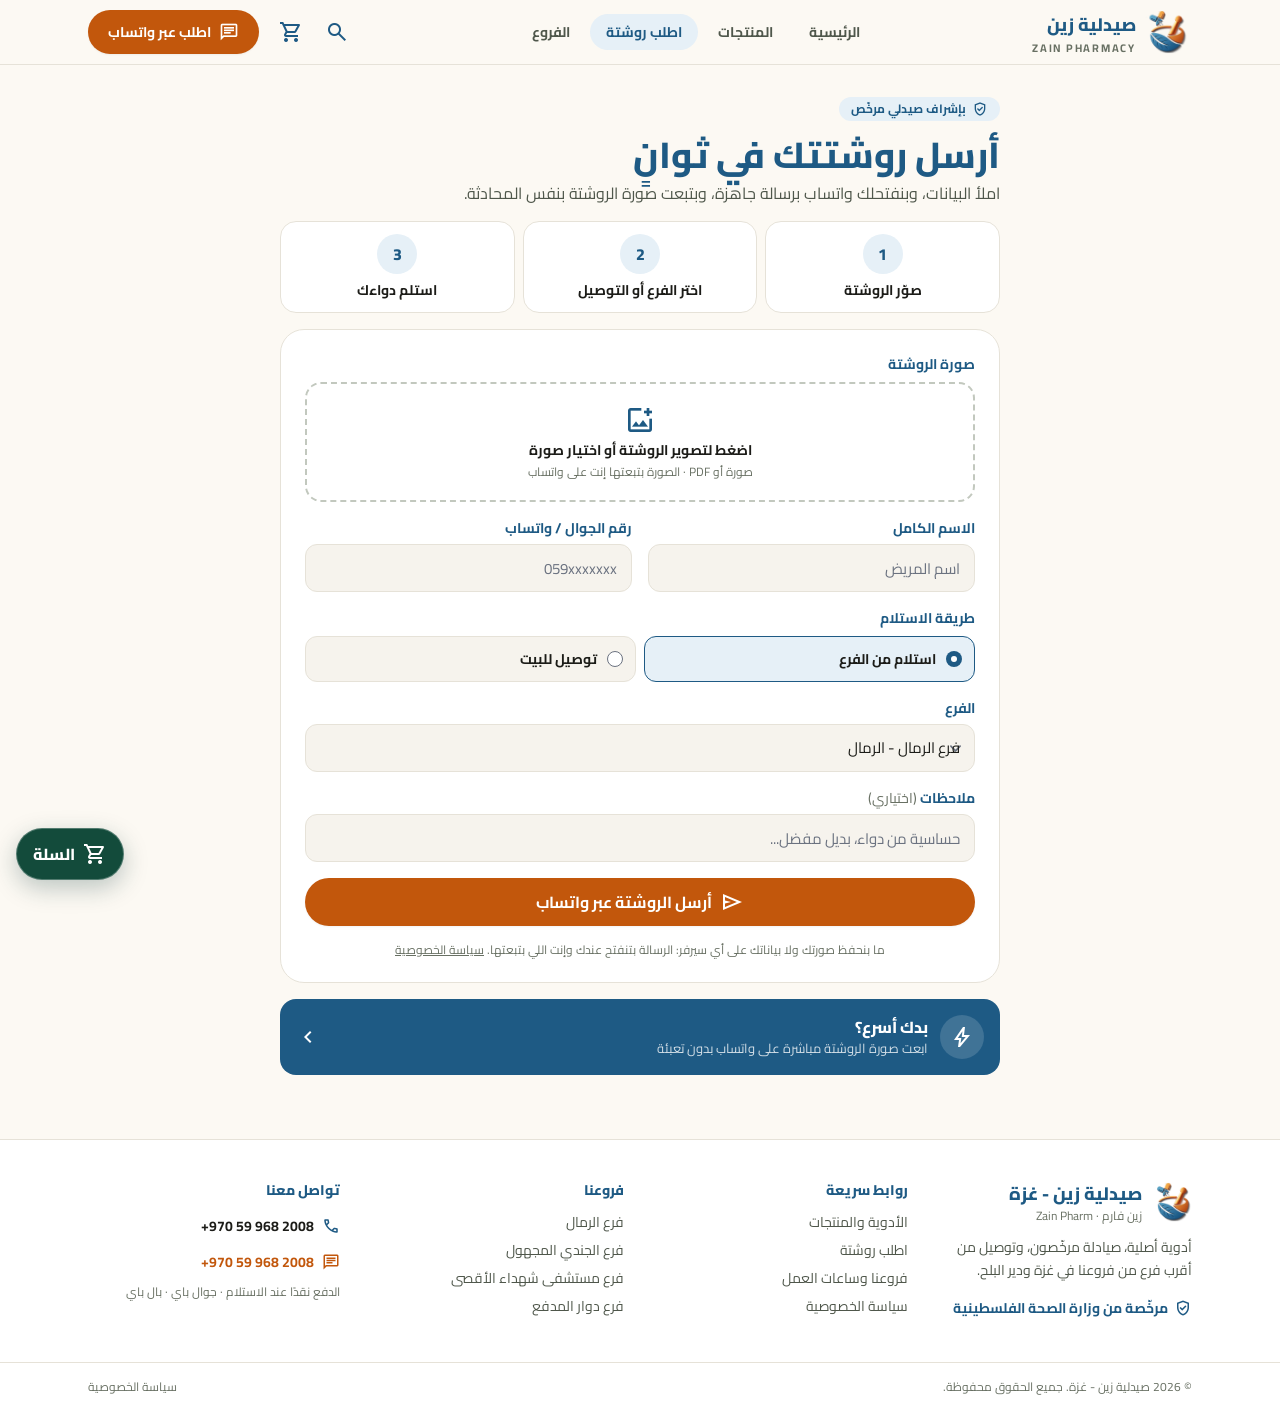
<file: prescription.html>
<!DOCTYPE html>
<html dir="rtl" lang="ar">
<head>
<meta charset="utf-8"/>
<meta content="width=device-width, initial-scale=1.0" name="viewport"/>
<title>اطلب روشتة عبر واتساب | صيدلية زين غزة</title>
<meta content="صوّر روشتتك وأرسلها لـصيدلية زين عبر واتساب، ويجهز الصيدلي أدويتك للاستلام من أقرب فرع أو التوصيل للبيت." name="description"/>
<link href="https://zain-pharmacy.pages.dev/prescription.html" rel="canonical"/>
<meta content="#1e5a84" name="theme-color"/>
<meta content="website" property="og:type"/>
<meta content="صيدلية زين" property="og:site_name"/>
<meta content="ar_PS" property="og:locale"/>
<meta content="اطلب روشتة عبر واتساب | صيدلية زين غزة" property="og:title"/>
<meta content="صوّر روشتتك وأرسلها لـصيدلية زين عبر واتساب، ويجهز الصيدلي أدويتك للاستلام من أقرب فرع أو التوصيل للبيت." property="og:description"/>
<meta content="https://zain-pharmacy.pages.dev/prescription.html" property="og:url"/>
<meta content="https://zain-pharmacy.pages.dev/assets/img/og.jpg" property="og:image"/>
<meta content="1200" property="og:image:width"/>
<meta content="630" property="og:image:height"/>
<meta content="summary_large_image" name="twitter:card"/>
<link as="font" crossorigin="" href="assets/fonts/cairo-arabic.woff2" rel="preload" type="font/woff2"/>
<link as="font" crossorigin="" href="assets/fonts/cairo-latin.woff2" rel="preload" type="font/woff2"/>
<link as="font" crossorigin="" href="assets/fonts/material-symbols-subset.woff2?v=b5c4ecdf" rel="preload" type="font/woff2"/>
<link href="assets/fonts.css?v=20261125123646" rel="stylesheet"/>
<link href="assets/img/favicon.png" rel="icon" type="image/png"/>
<link href="assets/img/logo-mark.png" rel="apple-touch-icon"/>
<link href="assets/tw.css?v=20261125123646" rel="stylesheet"/>
<link href="assets/site.css?v=2026112602" rel="stylesheet"/>

</head>
<body class="bg-surface font-sans text-on-surface antialiased">
<a class="sr-only focus:not-sr-only focus:fixed focus:top-2 focus:right-2 focus:z-[90] bg-white text-primary font-bold px-4 py-2 rounded-xl" href="#main">انتقل إلى المحتوى</a>
<header class="sticky top-0 z-50 bg-surface/95 backdrop-blur-md border-b border-line" id="site-header">
<div class="max-w-6xl mx-auto px-2 sm:px-6 h-14 md:h-16 flex items-center gap-1 md:gap-4">
<a aria-label="صيدلية زين - الرئيسية" class="flex items-center gap-2 shrink-0 ps-1" href="index.html">
<img alt="" class="w-10 h-10 md:w-11 md:h-11 object-contain" height="44" src="assets/img/logo-mark-96.png" width="44"/>
<span class="leading-none"><span class="block font-extrabold text-primary text-[17px] md:text-lg">صيدلية زين</span><span class="block text-[10px] md:text-[11px] font-bold tracking-[0.16em] text-muted mt-1" dir="ltr">ZAIN PHARMACY</span></span>
</a>
<nav aria-label="القائمة الرئيسية" class="hidden md:flex items-center gap-1 text-sm font-bold mx-auto">
<a class="px-4 py-2 rounded-full text-on-surface-variant hover:text-primary hover:bg-surface-low" href="index.html">الرئيسية</a>
<a class="px-4 py-2 rounded-full text-on-surface-variant hover:text-primary hover:bg-surface-low" href="products.html">المنتجات</a>
<a aria-current="page" class="px-4 py-2 rounded-full bg-primary-soft text-primary" href="prescription.html">اطلب روشتة</a>
<a class="px-4 py-2 rounded-full text-on-surface-variant hover:text-primary hover:bg-surface-low" href="branches.html">الفروع</a>
</nav>
<div class="ms-auto md:ms-0 flex items-center gap-0.5">
<a aria-label="اتصل بالصيدلية" class="md:hidden w-11 h-11 grid place-items-center rounded-full text-primary hover:bg-surface-low" href="tel:+970599682008"><span class="material-symbols-outlined">call</span></a>
<a aria-label="ابحث عن دواء" class="w-11 h-11 grid place-items-center rounded-full text-primary hover:bg-surface-low" href="products.html#search"><span class="material-symbols-outlined">search</span></a>
<button aria-label="سلة الطلب" class="relative w-11 h-11 grid place-items-center rounded-full text-primary hover:bg-surface-low" data-cart-open="" type="button">
<span class="material-symbols-outlined">shopping_cart</span>
<span class="absolute top-1 left-1 min-w-[18px] h-[18px] px-1 rounded-full bg-cta text-white text-[10px] font-bold grid place-items-center hidden" data-cart-count="">0</span>
</button>
<a class="hidden md:inline-flex items-center gap-2 bg-cta hover:bg-cta-hover text-white font-bold text-sm rounded-full h-11 px-5 shadow-sm ms-2" href="https://wa.me/970599682008?text=%D9%85%D8%B1%D8%AD%D8%A8%D9%8B%D8%A7%20%D8%B5%D9%8A%D8%AF%D9%84%D9%8A%D8%A9%20%D8%B2%D9%8A%D9%86" rel="noopener" target="_blank">
<span class="material-symbols-outlined text-xl">chat</span>اطلب عبر واتساب</a>
</div>
</div>
</header>
<main class="w-full pt-4 md:pt-8" id="main">
<section class="max-w-3xl mx-auto px-3 sm:px-6">
<span class="inline-flex items-center gap-1.5 text-xs font-bold text-primary bg-primary-soft px-3 py-1 rounded-full"><span class="material-symbols-outlined text-[16px]">verified_user</span>بإشراف صيدلي مرخّص</span>
<h1 class="text-2xl md:text-4xl font-extrabold text-primary mt-3">أرسل روشتتك في ثوانٍ</h1>
<p class="text-sm md:text-base text-on-surface-variant mt-1.5">املأ البيانات، وبنفتحلك واتساب برسالة جاهزة، وبتبعت صورة الروشتة بنفس المحادثة.</p>
<ol class="grid grid-cols-3 gap-2 mt-4"><li class="flex flex-col items-center text-center gap-1.5 bg-white border border-line rounded-2xl p-3"><span class="w-10 h-10 rounded-full bg-primary-soft text-primary grid place-items-center font-extrabold">1</span><span class="text-[13px] md:text-sm font-bold text-on-surface leading-tight">صوّر الروشتة</span></li><li class="flex flex-col items-center text-center gap-1.5 bg-white border border-line rounded-2xl p-3"><span class="w-10 h-10 rounded-full bg-primary-soft text-primary grid place-items-center font-extrabold">2</span><span class="text-[13px] md:text-sm font-bold text-on-surface leading-tight">اختر الفرع أو التوصيل</span></li><li class="flex flex-col items-center text-center gap-1.5 bg-white border border-line rounded-2xl p-3"><span class="w-10 h-10 rounded-full bg-primary-soft text-primary grid place-items-center font-extrabold">3</span><span class="text-[13px] md:text-sm font-bold text-on-surface leading-tight">استلم دواءك</span></li></ol>
<form class="bg-white border border-line rounded-3xl p-4 md:p-6 mt-4 space-y-4" id="prescriptionForm" novalidate="">
<div>
<span class="block text-sm font-bold text-primary mb-2">صورة الروشتة</span>
<label class="relative flex flex-col items-center justify-center gap-1 border-2 border-dashed border-outline-variant rounded-2xl p-5 text-center cursor-pointer hover:border-primary/50 hover:bg-surface-low" for="prescriptionFile">
<span class="material-symbols-outlined text-primary text-[32px]">add_photo_alternate</span>
<span class="font-bold text-sm" id="fileNameDisplay">اضغط لتصوير الروشتة أو اختيار صورة</span>
<span class="text-xs text-muted">صورة أو PDF · الصورة بتبعتها إنت على واتساب</span>
<input accept="image/*,.pdf" class="sr-only" id="prescriptionFile" type="file"/>
</label>
</div>
<div class="grid gap-4 sm:grid-cols-2">
<label class="block"><span class="block text-sm font-bold text-primary mb-1.5">الاسم الكامل</span><input autocomplete="name" class="w-full h-12 rounded-xl bg-surface-low border border-line px-3.5 text-[15px] focus:border-primary focus:ring-2 focus:ring-primary/15" id="patientName" placeholder="اسم المريض" required="" type="text"/></label>
<label class="block"><span class="block text-sm font-bold text-primary mb-1.5">رقم الجوال / واتساب</span><input autocomplete="tel" class="w-full h-12 rounded-xl bg-surface-low border border-line px-3.5 text-[15px] focus:border-primary focus:ring-2 focus:ring-primary/15 text-right" dir="ltr" id="patientPhone" inputmode="tel" placeholder="059xxxxxxx" required="" type="tel"/></label>
</div>
<fieldset>
<legend class="block text-sm font-bold text-primary mb-2">طريقة الاستلام</legend>
<div class="grid grid-cols-2 gap-2">
<label class="flex items-center gap-2.5 p-3 rounded-xl border border-line bg-surface-low cursor-pointer has-[:checked]:border-primary has-[:checked]:bg-primary-soft"><input checked="" class="text-primary focus:ring-primary" name="fulfillment" type="radio" value="branch"/><span class="font-bold text-sm">استلام من الفرع</span></label>
<label class="flex items-center gap-2.5 p-3 rounded-xl border border-line bg-surface-low cursor-pointer has-[:checked]:border-primary has-[:checked]:bg-primary-soft"><input class="text-primary focus:ring-primary" name="fulfillment" type="radio" value="delivery"/><span class="font-bold text-sm">توصيل للبيت</span></label>
</div>
</fieldset>
<label class="block" id="branchSelectorBox"><span class="block text-sm font-bold text-primary mb-1.5">الفرع</span><select class="w-full h-12 rounded-xl bg-surface-low border border-line px-3.5 text-[15px] focus:border-primary focus:ring-2 focus:ring-primary/15" id="branchSelect"><option value="remal">فرع الرمال - الرمال</option><option value="jundi">فرع الجندي المجهول - الجندي المجهول</option><option value="deir-hospital">فرع مستشفى شهداء الأقصى - مستشفى شهداء الأقصى</option><option value="deir-madfa">فرع دوار المدفع - دوار المدفع</option></select></label>
<label class="block hidden" id="addressInputBox"><span class="block text-sm font-bold text-primary mb-1.5">عنوان التوصيل</span><input autocomplete="street-address" class="w-full h-12 rounded-xl bg-surface-low border border-line px-3.5 text-[15px] focus:border-primary focus:ring-2 focus:ring-primary/15" id="deliveryAddress" placeholder="المنطقة، الشارع، أقرب معلم" type="text"/></label>
<label class="block"><span class="block text-sm font-bold text-primary mb-1.5">ملاحظات <span class="text-muted font-normal">(اختياري)</span></span><input class="w-full h-12 rounded-xl bg-surface-low border border-line px-3.5 text-[15px] focus:border-primary focus:ring-2 focus:ring-primary/15" id="notes" placeholder="حساسية من دواء، بديل مفضل..." type="text"/></label>
<p class="hidden text-sm font-bold text-error" id="formError" role="alert"></p>
<button class="w-full h-12 rounded-full bg-cta hover:bg-cta-hover text-white font-bold text-base flex items-center justify-center gap-2 shadow-sm" type="submit"><span class="material-symbols-outlined">send</span>أرسل الروشتة عبر واتساب</button>
<p class="text-xs text-muted text-center">ما بنحفظ صورتك ولا بياناتك على أي سيرفر: الرسالة بتنفتح عندك وإنت اللي بتبعتها. <a class="underline hover:text-primary" href="privacy.html">سياسة الخصوصية</a></p>
<div class="hidden bg-primary-soft border border-primary/20 rounded-2xl p-4" id="submissionSuccessBanner" role="status"></div>
</form>
<a class="mt-4 flex items-center gap-3 bg-primary text-white rounded-2xl p-4" href="https://wa.me/970599682008?text=%D9%85%D8%B1%D8%AD%D8%A8%D9%8B%D8%A7%20%D8%B5%D9%8A%D8%AF%D9%84%D9%8A%D8%A9%20%D8%B2%D9%8A%D9%86%D8%8C%20%D8%A8%D8%AF%D9%8A%20%D8%A3%D8%A8%D8%B9%D8%AA%20%D8%B1%D9%88%D8%B4%D8%AA%D8%A9" rel="noopener" target="_blank">
<span class="w-11 h-11 rounded-full bg-white/15 grid place-items-center shrink-0"><span class="material-symbols-outlined">bolt</span></span>
<span class="flex-1"><span class="block font-extrabold">بدك أسرع؟</span><span class="block text-[13px] text-white/80">ابعت صورة الروشتة مباشرة على واتساب بدون تعبئة</span></span>
<span class="material-symbols-outlined">chevron_left</span>
</a>
</section>
</main>
<footer class="bg-white border-t border-line mt-12 md:mt-16">
<div class="max-w-6xl mx-auto px-4 sm:px-6 py-8 md:py-10 grid gap-6 md:gap-8 md:grid-cols-4 text-sm">
<div class="space-y-3 md:col-span-1">
<div class="flex items-center gap-2.5">
<img alt="" class="w-10 h-10 object-contain" height="40" loading="lazy" src="assets/img/logo-mark-96.png" width="40"/>
<span class="leading-tight"><span class="block font-extrabold text-primary text-lg">صيدلية زين - غزة</span><span class="block text-xs text-muted">زين فارم · Zain Pharm</span></span>
</div>
<p class="text-on-surface-variant leading-relaxed">أدوية أصلية، صيادلة مرخّصون، وتوصيل من أقرب فرع من فروعنا في غزة ودير البلح.</p>
<p class="inline-flex items-center gap-1.5 text-primary font-bold"><span class="material-symbols-outlined text-lg">verified_user</span>مرخّصة من وزارة الصحة الفلسطينية</p>
</div>
<div class="hidden md:block">
<h2 class="font-extrabold text-primary mb-3">روابط سريعة</h2>
<ul class="space-y-2 text-on-surface-variant">
<li><a class="hover:text-primary" href="products.html">الأدوية والمنتجات</a></li>
<li><a class="hover:text-primary" href="prescription.html">اطلب روشتة</a></li>
<li><a class="hover:text-primary" href="branches.html">فروعنا وساعات العمل</a></li>
<li><a class="hover:text-primary" href="privacy.html">سياسة الخصوصية</a></li>
</ul>
</div>
<div class="hidden md:block">
<h2 class="font-extrabold text-primary mb-3">فروعنا</h2>
<ul class="space-y-2 text-on-surface-variant"><li><a class="hover:text-primary" href="branches.html#branch-remal">فرع الرمال</a></li><li><a class="hover:text-primary" href="branches.html#branch-jundi">فرع الجندي المجهول</a></li><li><a class="hover:text-primary" href="branches.html#branch-deir-hospital">فرع مستشفى شهداء الأقصى</a></li><li><a class="hover:text-primary" href="branches.html#branch-deir-madfa">فرع دوار المدفع</a></li></ul>
</div>
<div>
<h2 class="font-extrabold text-primary mb-3">تواصل معنا</h2>
<div class="space-y-2">
<a class="flex items-center gap-2 text-on-surface hover:text-primary font-bold" href="tel:+970599682008"><span class="material-symbols-outlined text-lg text-primary">call</span><span dir="ltr">+970 59 968 2008</span></a>
<a class="flex items-center gap-2 text-cta hover:text-cta-hover font-bold" href="https://wa.me/970599682008?text=%D9%85%D8%B1%D8%AD%D8%A8%D9%8B%D8%A7%20%D8%B5%D9%8A%D8%AF%D9%84%D9%8A%D8%A9%20%D8%B2%D9%8A%D9%86" rel="noopener" target="_blank"><span class="material-symbols-outlined text-lg">chat</span><span dir="ltr">+970 59 968 2008</span></a>
<p class="text-muted text-xs">الدفع نقدًا عند الاستلام · جوال باي · بال باي</p>
</div>
</div>
</div>
<div class="border-t border-line">
<div class="max-w-6xl mx-auto px-4 sm:px-6 py-4 text-xs text-muted flex flex-wrap gap-x-4 gap-y-1 justify-between">
<span>© 2026 صيدلية زين - غزة. جميع الحقوق محفوظة.</span>
<span class="flex gap-4"><a class="hover:text-primary" href="privacy.html">سياسة الخصوصية</a></span>
</div>
</div>
</footer>
<nav aria-label="تنقل سريع" class="md:hidden fixed bottom-0 inset-x-0 z-50 bg-white/95 backdrop-blur-md border-t border-line" style="padding-bottom: env(safe-area-inset-bottom)"><ul class="grid grid-cols-4"><li><a class="z-tab flex flex-col items-center gap-0.5 py-1.5 text-xs font-bold text-muted" href="index.html"><span class="z-tab__icon material-symbols-outlined text-[22px] px-4 py-0.5 rounded-full">home</span>الرئيسية</a></li><li><a class="z-tab flex flex-col items-center gap-0.5 py-1.5 text-xs font-bold text-muted" href="products.html"><span class="z-tab__icon material-symbols-outlined text-[22px] px-4 py-0.5 rounded-full">medication</span>المنتجات</a></li><li><a aria-current="page" class="z-tab flex flex-col items-center gap-0.5 py-1.5 text-xs font-bold text-primary" href="prescription.html"><span class="z-tab__icon material-symbols-outlined text-[22px] px-4 py-0.5 rounded-full">upload_file</span>اطلب روشتة</a></li><li><a class="z-tab flex flex-col items-center gap-0.5 py-1.5 text-xs font-bold text-muted" href="branches.html"><span class="z-tab__icon material-symbols-outlined text-[22px] px-4 py-0.5 rounded-full">location_on</span>الفروع</a></li></ul></nav>
<script defer src="assets/site.js?v=2026112603"></script>
</body>
</html>
</file>
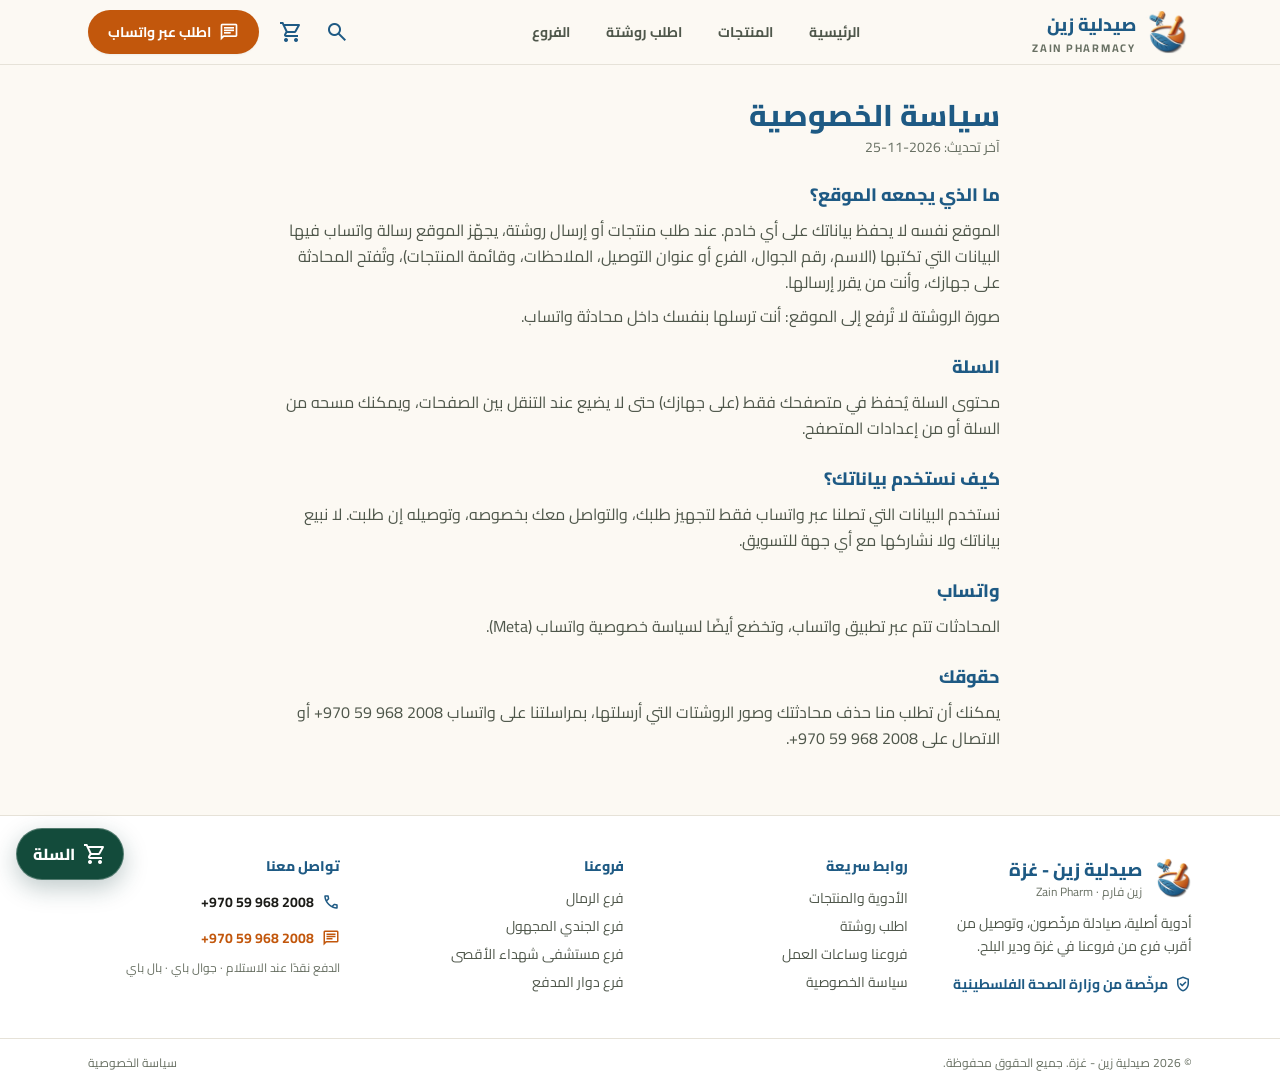
<file: privacy.html>
<!DOCTYPE html>
<html dir="rtl" lang="ar">
<head>
<meta charset="utf-8"/>
<meta content="width=device-width, initial-scale=1.0" name="viewport"/>
<title>سياسة الخصوصية | صيدلية زين</title>
<meta content="كيف يتعامل موقع صيدلية زين مع بياناتك وطلباتك وصور الروشتات." name="description"/>
<link href="https://zain-pharmacy.pages.dev/privacy.html" rel="canonical"/>
<meta content="#1e5a84" name="theme-color"/>
<meta content="website" property="og:type"/>
<meta content="صيدلية زين" property="og:site_name"/>
<meta content="ar_PS" property="og:locale"/>
<meta content="سياسة الخصوصية | صيدلية زين" property="og:title"/>
<meta content="كيف يتعامل موقع صيدلية زين مع بياناتك وطلباتك وصور الروشتات." property="og:description"/>
<meta content="https://zain-pharmacy.pages.dev/privacy.html" property="og:url"/>
<meta content="https://zain-pharmacy.pages.dev/assets/img/og.jpg" property="og:image"/>
<meta content="1200" property="og:image:width"/>
<meta content="630" property="og:image:height"/>
<meta content="summary_large_image" name="twitter:card"/>
<link as="font" crossorigin="" href="assets/fonts/cairo-arabic.woff2" rel="preload" type="font/woff2"/>
<link as="font" crossorigin="" href="assets/fonts/cairo-latin.woff2" rel="preload" type="font/woff2"/>
<link as="font" crossorigin="" href="assets/fonts/material-symbols-subset.woff2?v=b5c4ecdf" rel="preload" type="font/woff2"/>
<link href="assets/fonts.css?v=20261125123646" rel="stylesheet"/>
<link href="assets/img/favicon.png" rel="icon" type="image/png"/>
<link href="assets/img/logo-mark.png" rel="apple-touch-icon"/>
<link href="assets/tw.css?v=20261125123646" rel="stylesheet"/>
<link href="assets/site.css?v=2026112602" rel="stylesheet"/>

</head>
<body class="bg-surface font-sans text-on-surface antialiased">
<a class="sr-only focus:not-sr-only focus:fixed focus:top-2 focus:right-2 focus:z-[90] bg-white text-primary font-bold px-4 py-2 rounded-xl" href="#main">انتقل إلى المحتوى</a>
<header class="sticky top-0 z-50 bg-surface/95 backdrop-blur-md border-b border-line" id="site-header">
<div class="max-w-6xl mx-auto px-2 sm:px-6 h-14 md:h-16 flex items-center gap-1 md:gap-4">
<a aria-label="صيدلية زين - الرئيسية" class="flex items-center gap-2 shrink-0 ps-1" href="index.html">
<img alt="" class="w-10 h-10 md:w-11 md:h-11 object-contain" height="44" src="assets/img/logo-mark-96.png" width="44"/>
<span class="leading-none"><span class="block font-extrabold text-primary text-[17px] md:text-lg">صيدلية زين</span><span class="block text-[10px] md:text-[11px] font-bold tracking-[0.16em] text-muted mt-1" dir="ltr">ZAIN PHARMACY</span></span>
</a>
<nav aria-label="القائمة الرئيسية" class="hidden md:flex items-center gap-1 text-sm font-bold mx-auto">
<a class="px-4 py-2 rounded-full text-on-surface-variant hover:text-primary hover:bg-surface-low" href="index.html">الرئيسية</a>
<a class="px-4 py-2 rounded-full text-on-surface-variant hover:text-primary hover:bg-surface-low" href="products.html">المنتجات</a>
<a class="px-4 py-2 rounded-full text-on-surface-variant hover:text-primary hover:bg-surface-low" href="prescription.html">اطلب روشتة</a>
<a class="px-4 py-2 rounded-full text-on-surface-variant hover:text-primary hover:bg-surface-low" href="branches.html">الفروع</a>
</nav>
<div class="ms-auto md:ms-0 flex items-center gap-0.5">
<a aria-label="اتصل بالصيدلية" class="md:hidden w-11 h-11 grid place-items-center rounded-full text-primary hover:bg-surface-low" href="tel:+970599682008"><span class="material-symbols-outlined">call</span></a>
<a aria-label="ابحث عن دواء" class="w-11 h-11 grid place-items-center rounded-full text-primary hover:bg-surface-low" href="products.html#search"><span class="material-symbols-outlined">search</span></a>
<button aria-label="سلة الطلب" class="relative w-11 h-11 grid place-items-center rounded-full text-primary hover:bg-surface-low" data-cart-open="" type="button">
<span class="material-symbols-outlined">shopping_cart</span>
<span class="absolute top-1 left-1 min-w-[18px] h-[18px] px-1 rounded-full bg-cta text-white text-[10px] font-bold grid place-items-center hidden" data-cart-count="">0</span>
</button>
<a class="hidden md:inline-flex items-center gap-2 bg-cta hover:bg-cta-hover text-white font-bold text-sm rounded-full h-11 px-5 shadow-sm ms-2" href="https://wa.me/970599682008?text=%D9%85%D8%B1%D8%AD%D8%A8%D9%8B%D8%A7%20%D8%B5%D9%8A%D8%AF%D9%84%D9%8A%D8%A9%20%D8%B2%D9%8A%D9%86" rel="noopener" target="_blank">
<span class="material-symbols-outlined text-xl">chat</span>اطلب عبر واتساب</a>
</div>
</div>
</header>
<main class="w-full pt-4 md:pt-8" id="main">
<article class="max-w-3xl mx-auto px-4 sm:px-6">
<h1 class="text-2xl md:text-3xl font-extrabold text-primary">سياسة الخصوصية</h1>
<p class="text-sm text-muted mt-1">آخر تحديث: 2026-11-25</p>
<section class="mt-6"><h2 class="text-lg font-extrabold text-primary mb-2">ما الذي يجمعه الموقع؟</h2><p class="text-on-surface-variant leading-relaxed mt-2">الموقع نفسه لا يحفظ بياناتك على أي خادم. عند طلب منتجات أو إرسال روشتة، يجهّز الموقع رسالة واتساب فيها البيانات التي تكتبها (الاسم، رقم الجوال، الفرع أو عنوان التوصيل، الملاحظات، وقائمة المنتجات)، وتُفتح المحادثة على جهازك، وأنت من يقرر إرسالها.</p><p class="text-on-surface-variant leading-relaxed mt-2">صورة الروشتة لا تُرفع إلى الموقع: أنت ترسلها بنفسك داخل محادثة واتساب.</p></section>
<section class="mt-6"><h2 class="text-lg font-extrabold text-primary mb-2">السلة</h2><p class="text-on-surface-variant leading-relaxed mt-2">محتوى السلة يُحفظ في متصفحك فقط (على جهازك) حتى لا يضيع عند التنقل بين الصفحات، ويمكنك مسحه من السلة أو من إعدادات المتصفح.</p></section>
<section class="mt-6"><h2 class="text-lg font-extrabold text-primary mb-2">كيف نستخدم بياناتك؟</h2><p class="text-on-surface-variant leading-relaxed mt-2">نستخدم البيانات التي تصلنا عبر واتساب فقط لتجهيز طلبك، والتواصل معك بخصوصه، وتوصيله إن طلبت. لا نبيع بياناتك ولا نشاركها مع أي جهة للتسويق.</p></section>
<section class="mt-6"><h2 class="text-lg font-extrabold text-primary mb-2">واتساب</h2><p class="text-on-surface-variant leading-relaxed mt-2">المحادثات تتم عبر تطبيق واتساب، وتخضع أيضًا لسياسة خصوصية واتساب (Meta).</p></section>
<section class="mt-6"><h2 class="text-lg font-extrabold text-primary mb-2">حقوقك</h2><p class="text-on-surface-variant leading-relaxed mt-2">يمكنك أن تطلب منا حذف محادثتك وصور الروشتات التي أرسلتها، بمراسلتنا على واتساب <span dir="ltr">+970 59 968 2008</span> أو الاتصال على <span dir="ltr">+970 59 968 2008</span>.</p></section>
</article>
</main>
<footer class="bg-white border-t border-line mt-12 md:mt-16">
<div class="max-w-6xl mx-auto px-4 sm:px-6 py-8 md:py-10 grid gap-6 md:gap-8 md:grid-cols-4 text-sm">
<div class="space-y-3 md:col-span-1">
<div class="flex items-center gap-2.5">
<img alt="" class="w-10 h-10 object-contain" height="40" loading="lazy" src="assets/img/logo-mark-96.png" width="40"/>
<span class="leading-tight"><span class="block font-extrabold text-primary text-lg">صيدلية زين - غزة</span><span class="block text-xs text-muted">زين فارم · Zain Pharm</span></span>
</div>
<p class="text-on-surface-variant leading-relaxed">أدوية أصلية، صيادلة مرخّصون، وتوصيل من أقرب فرع من فروعنا في غزة ودير البلح.</p>
<p class="inline-flex items-center gap-1.5 text-primary font-bold"><span class="material-symbols-outlined text-lg">verified_user</span>مرخّصة من وزارة الصحة الفلسطينية</p>
</div>
<div class="hidden md:block">
<h2 class="font-extrabold text-primary mb-3">روابط سريعة</h2>
<ul class="space-y-2 text-on-surface-variant">
<li><a class="hover:text-primary" href="products.html">الأدوية والمنتجات</a></li>
<li><a class="hover:text-primary" href="prescription.html">اطلب روشتة</a></li>
<li><a class="hover:text-primary" href="branches.html">فروعنا وساعات العمل</a></li>
<li><a class="hover:text-primary" href="privacy.html">سياسة الخصوصية</a></li>
</ul>
</div>
<div class="hidden md:block">
<h2 class="font-extrabold text-primary mb-3">فروعنا</h2>
<ul class="space-y-2 text-on-surface-variant"><li><a class="hover:text-primary" href="branches.html#branch-remal">فرع الرمال</a></li><li><a class="hover:text-primary" href="branches.html#branch-jundi">فرع الجندي المجهول</a></li><li><a class="hover:text-primary" href="branches.html#branch-deir-hospital">فرع مستشفى شهداء الأقصى</a></li><li><a class="hover:text-primary" href="branches.html#branch-deir-madfa">فرع دوار المدفع</a></li></ul>
</div>
<div>
<h2 class="font-extrabold text-primary mb-3">تواصل معنا</h2>
<div class="space-y-2">
<a class="flex items-center gap-2 text-on-surface hover:text-primary font-bold" href="tel:+970599682008"><span class="material-symbols-outlined text-lg text-primary">call</span><span dir="ltr">+970 59 968 2008</span></a>
<a class="flex items-center gap-2 text-cta hover:text-cta-hover font-bold" href="https://wa.me/970599682008?text=%D9%85%D8%B1%D8%AD%D8%A8%D9%8B%D8%A7%20%D8%B5%D9%8A%D8%AF%D9%84%D9%8A%D8%A9%20%D8%B2%D9%8A%D9%86" rel="noopener" target="_blank"><span class="material-symbols-outlined text-lg">chat</span><span dir="ltr">+970 59 968 2008</span></a>
<p class="text-muted text-xs">الدفع نقدًا عند الاستلام · جوال باي · بال باي</p>
</div>
</div>
</div>
<div class="border-t border-line">
<div class="max-w-6xl mx-auto px-4 sm:px-6 py-4 text-xs text-muted flex flex-wrap gap-x-4 gap-y-1 justify-between">
<span>© 2026 صيدلية زين - غزة. جميع الحقوق محفوظة.</span>
<span class="flex gap-4"><a class="hover:text-primary" href="privacy.html">سياسة الخصوصية</a></span>
</div>
</div>
</footer>
<nav aria-label="تنقل سريع" class="md:hidden fixed bottom-0 inset-x-0 z-50 bg-white/95 backdrop-blur-md border-t border-line" style="padding-bottom: env(safe-area-inset-bottom)"><ul class="grid grid-cols-4"><li><a class="z-tab flex flex-col items-center gap-0.5 py-1.5 text-xs font-bold text-muted" href="index.html"><span class="z-tab__icon material-symbols-outlined text-[22px] px-4 py-0.5 rounded-full">home</span>الرئيسية</a></li><li><a class="z-tab flex flex-col items-center gap-0.5 py-1.5 text-xs font-bold text-muted" href="products.html"><span class="z-tab__icon material-symbols-outlined text-[22px] px-4 py-0.5 rounded-full">medication</span>المنتجات</a></li><li><a class="z-tab flex flex-col items-center gap-0.5 py-1.5 text-xs font-bold text-muted" href="prescription.html"><span class="z-tab__icon material-symbols-outlined text-[22px] px-4 py-0.5 rounded-full">upload_file</span>اطلب روشتة</a></li><li><a class="z-tab flex flex-col items-center gap-0.5 py-1.5 text-xs font-bold text-muted" href="branches.html"><span class="z-tab__icon material-symbols-outlined text-[22px] px-4 py-0.5 rounded-full">location_on</span>الفروع</a></li></ul></nav>
<script defer src="assets/site.js?v=2026112603"></script>
</body>
</html>
</file>
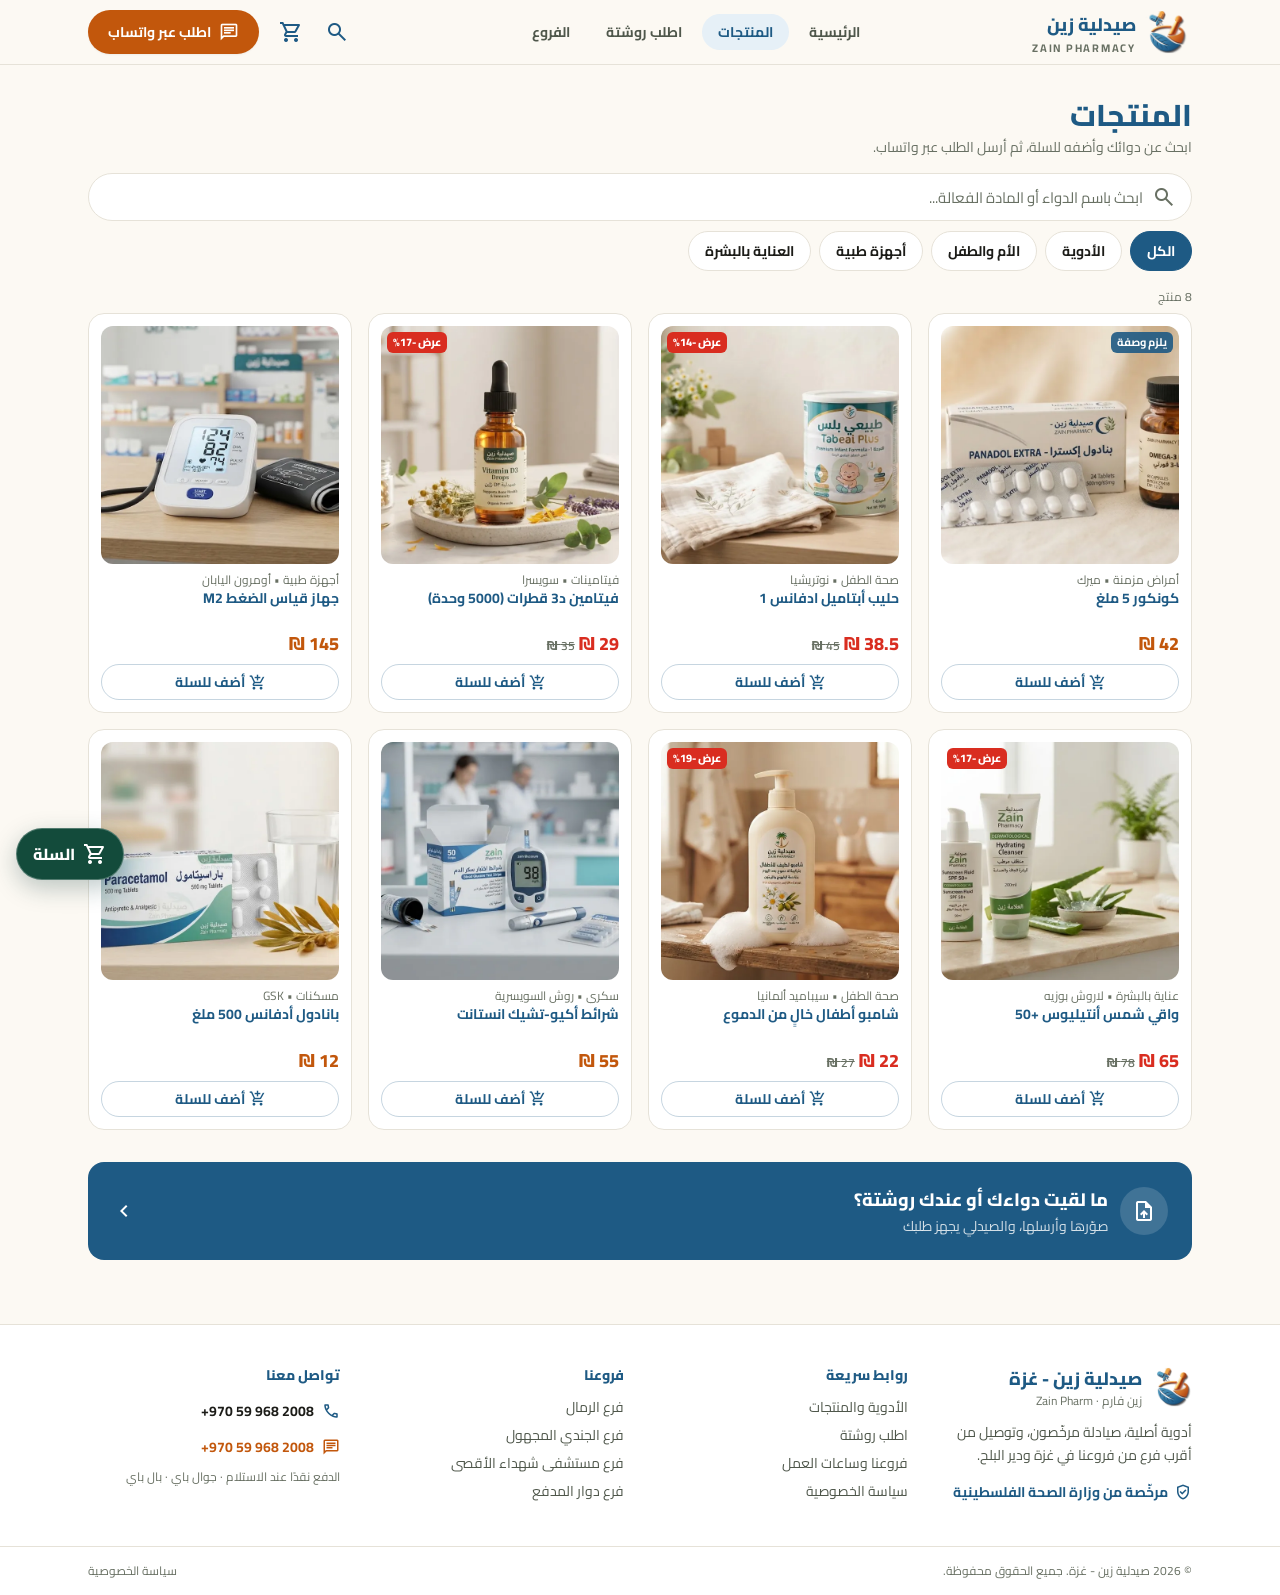
<file: products.html>
<!DOCTYPE html>
<html dir="rtl" lang="ar">
<head>
<meta charset="utf-8"/>
<meta content="width=device-width, initial-scale=1.0" name="viewport"/>
<title>الأدوية والمنتجات | صيدلية زين - زين فارم غزة</title>
<meta content="تصفح الأدوية والفيتامينات ومستلزمات الأم والطفل والأجهزة الطبية في صيدلية زين بغزة، وأضفها للسلة واطلبها عبر واتساب." name="description"/>
<link href="https://zain-pharmacy.pages.dev/products.html" rel="canonical"/>
<meta content="#1e5a84" name="theme-color"/>
<meta content="website" property="og:type"/>
<meta content="صيدلية زين" property="og:site_name"/>
<meta content="ar_PS" property="og:locale"/>
<meta content="الأدوية والمنتجات | صيدلية زين - زين فارم غزة" property="og:title"/>
<meta content="تصفح الأدوية والفيتامينات ومستلزمات الأم والطفل والأجهزة الطبية في صيدلية زين بغزة، وأضفها للسلة واطلبها عبر واتساب." property="og:description"/>
<meta content="https://zain-pharmacy.pages.dev/products.html" property="og:url"/>
<meta content="https://zain-pharmacy.pages.dev/assets/img/og.jpg" property="og:image"/>
<meta content="1200" property="og:image:width"/>
<meta content="630" property="og:image:height"/>
<meta content="summary_large_image" name="twitter:card"/>
<link as="font" crossorigin="" href="assets/fonts/cairo-arabic.woff2" rel="preload" type="font/woff2"/>
<link as="font" crossorigin="" href="assets/fonts/cairo-latin.woff2" rel="preload" type="font/woff2"/>
<link as="font" crossorigin="" href="assets/fonts/material-symbols-subset.woff2?v=b5c4ecdf" rel="preload" type="font/woff2"/>
<link href="assets/fonts.css?v=20261125123646" rel="stylesheet"/>
<link href="assets/img/favicon.png" rel="icon" type="image/png"/>
<link href="assets/img/logo-mark.png" rel="apple-touch-icon"/>
<link href="assets/tw.css?v=20261125123646" rel="stylesheet"/>
<link href="assets/site.css?v=2026112602" rel="stylesheet"/>

</head>
<body class="bg-surface font-sans text-on-surface antialiased">
<a class="sr-only focus:not-sr-only focus:fixed focus:top-2 focus:right-2 focus:z-[90] bg-white text-primary font-bold px-4 py-2 rounded-xl" href="#main">انتقل إلى المحتوى</a>
<header class="sticky top-0 z-50 bg-surface/95 backdrop-blur-md border-b border-line" id="site-header">
<div class="max-w-6xl mx-auto px-2 sm:px-6 h-14 md:h-16 flex items-center gap-1 md:gap-4">
<a aria-label="صيدلية زين - الرئيسية" class="flex items-center gap-2 shrink-0 ps-1" href="index.html">
<img alt="" class="w-10 h-10 md:w-11 md:h-11 object-contain" height="44" src="assets/img/logo-mark-96.png" width="44"/>
<span class="leading-none"><span class="block font-extrabold text-primary text-[17px] md:text-lg">صيدلية زين</span><span class="block text-[10px] md:text-[11px] font-bold tracking-[0.16em] text-muted mt-1" dir="ltr">ZAIN PHARMACY</span></span>
</a>
<nav aria-label="القائمة الرئيسية" class="hidden md:flex items-center gap-1 text-sm font-bold mx-auto">
<a class="px-4 py-2 rounded-full text-on-surface-variant hover:text-primary hover:bg-surface-low" href="index.html">الرئيسية</a>
<a aria-current="page" class="px-4 py-2 rounded-full bg-primary-soft text-primary" href="products.html">المنتجات</a>
<a class="px-4 py-2 rounded-full text-on-surface-variant hover:text-primary hover:bg-surface-low" href="prescription.html">اطلب روشتة</a>
<a class="px-4 py-2 rounded-full text-on-surface-variant hover:text-primary hover:bg-surface-low" href="branches.html">الفروع</a>
</nav>
<div class="ms-auto md:ms-0 flex items-center gap-0.5">
<a aria-label="اتصل بالصيدلية" class="md:hidden w-11 h-11 grid place-items-center rounded-full text-primary hover:bg-surface-low" href="tel:+970599682008"><span class="material-symbols-outlined">call</span></a>
<a aria-label="ابحث عن دواء" class="w-11 h-11 grid place-items-center rounded-full text-primary hover:bg-surface-low" href="products.html#search"><span class="material-symbols-outlined">search</span></a>
<button aria-label="سلة الطلب" class="relative w-11 h-11 grid place-items-center rounded-full text-primary hover:bg-surface-low" data-cart-open="" type="button">
<span class="material-symbols-outlined">shopping_cart</span>
<span class="absolute top-1 left-1 min-w-[18px] h-[18px] px-1 rounded-full bg-cta text-white text-[10px] font-bold grid place-items-center hidden" data-cart-count="">0</span>
</button>
<a class="hidden md:inline-flex items-center gap-2 bg-cta hover:bg-cta-hover text-white font-bold text-sm rounded-full h-11 px-5 shadow-sm ms-2" href="https://wa.me/970599682008?text=%D9%85%D8%B1%D8%AD%D8%A8%D9%8B%D8%A7%20%D8%B5%D9%8A%D8%AF%D9%84%D9%8A%D8%A9%20%D8%B2%D9%8A%D9%86" rel="noopener" target="_blank">
<span class="material-symbols-outlined text-xl">chat</span>اطلب عبر واتساب</a>
</div>
</div>
</header>
<main class="w-full pt-4 md:pt-8" id="main">
<section class="max-w-6xl mx-auto px-3 sm:px-6">
<h1 class="text-2xl md:text-3xl font-extrabold text-primary">المنتجات</h1>
<p class="text-sm text-muted mt-1">ابحث عن دوائك وأضفه للسلة، ثم أرسل الطلب عبر واتساب.</p>
<div class="sticky top-14 md:top-16 z-30 bg-surface/95 backdrop-blur-md -mx-3 px-3 pt-3 pb-2 mt-1">
<label class="relative block" id="search"><span class="sr-only">ابحث عن منتج</span>
<span class="material-symbols-outlined absolute right-4 top-1/2 -translate-y-1/2 text-muted pointer-events-none">search</span>
<input autocomplete="off" class="w-full h-12 rounded-full bg-white border border-line pr-12 pl-4 text-[15px] placeholder:text-muted focus:border-primary focus:ring-2 focus:ring-primary/15" id="z-search" placeholder="ابحث باسم الدواء أو المادة الفعالة..." type="search"/>
</label>
<div class="flex gap-2 overflow-x-auto mt-2.5 pb-0.5" id="filterTabs"><button aria-pressed="true" class="z-chip shrink-0 h-10 px-4 rounded-full text-sm font-bold border bg-primary text-white border-primary" data-cat="all" type="button">الكل</button><button aria-pressed="false" class="z-chip shrink-0 h-10 px-4 rounded-full text-sm font-bold border bg-white text-on-surface border-line" data-cat="medicines" type="button">الأدوية</button><button aria-pressed="false" class="z-chip shrink-0 h-10 px-4 rounded-full text-sm font-bold border bg-white text-on-surface border-line" data-cat="mother-child" type="button">الأم والطفل</button><button aria-pressed="false" class="z-chip shrink-0 h-10 px-4 rounded-full text-sm font-bold border bg-white text-on-surface border-line" data-cat="devices" type="button">أجهزة طبية</button><button aria-pressed="false" class="z-chip shrink-0 h-10 px-4 rounded-full text-sm font-bold border bg-white text-on-surface border-line" data-cat="skincare" type="button">العناية بالبشرة</button></div>
</div>
<p aria-live="polite" class="text-xs text-muted mt-2" id="z-count"></p>
<div class="grid grid-cols-2 sm:grid-cols-3 lg:grid-cols-4 gap-2.5 md:gap-4 mt-2" id="productsGrid">
<article class="product-item bg-white border border-line rounded-2xl p-2 md:p-3 flex flex-col" data-category="medicines" data-img="assets/img/products/p1.webp" data-name="كونكور 5 ملغ" data-price="42" data-rx="">
<div class="relative aspect-square rounded-xl overflow-hidden bg-surface-low"><img alt="كونكور 5 ملغ" class="w-full h-full object-cover" decoding="async" height="600" loading="lazy" src="assets/img/products/p1.webp" width="600"/><span class="absolute top-1.5 right-1.5 bg-primary/90 text-white text-[11px] font-bold px-1.5 py-0.5 rounded-md">يلزم وصفة</span></div>
<p class="text-xs text-muted mt-2 truncate">أمراض مزمنة • ميرك</p>
<h3 class="text-[14px] md:text-sm font-bold text-primary leading-snug line-clamp-2 min-h-[2.6em]">كونكور 5 ملغ</h3>
<div class="mt-auto pt-1.5">
<p class="font-extrabold text-cta text-[15px] md:text-lg"><span dir="ltr">42</span> ₪</p>
<button class="mt-1.5 w-full h-9 rounded-full border border-primary/25 text-primary text-[13px] md:text-sm font-bold flex items-center justify-center gap-1 hover:bg-primary hover:text-white" data-add="" type="button"><span class="material-symbols-outlined text-[17px]">add_shopping_cart</span>أضف للسلة</button>
</div>
</article>
<article class="product-item bg-white border border-line rounded-2xl p-2 md:p-3 flex flex-col" data-category="mother-child" data-img="assets/img/products/p2.webp" data-name="حليب أبتاميل ادفانس 1" data-price="38.5">
<div class="relative aspect-square rounded-xl overflow-hidden bg-surface-low"><img alt="حليب أبتاميل ادفانس 1" class="w-full h-full object-cover" decoding="async" height="600" loading="lazy" src="assets/img/products/p2.webp" width="600"/><span class="absolute top-1.5 left-1.5 bg-offer text-white text-[11px] font-extrabold px-1.5 py-0.5 rounded-md">عرض -14%</span></div>
<p class="text-xs text-muted mt-2 truncate">صحة الطفل • نوتريشيا</p>
<h3 class="text-[14px] md:text-sm font-bold text-primary leading-snug line-clamp-2 min-h-[2.6em]">حليب أبتاميل ادفانس 1</h3>
<div class="mt-auto pt-1.5">
<p class="font-extrabold text-offer text-[15px] md:text-lg"><span dir="ltr">38.5</span> ₪ <span class="text-xs text-muted line-through font-semibold"><span dir="ltr">45</span> ₪</span></p>
<button class="mt-1.5 w-full h-9 rounded-full border border-primary/25 text-primary text-[13px] md:text-sm font-bold flex items-center justify-center gap-1 hover:bg-primary hover:text-white" data-add="" type="button"><span class="material-symbols-outlined text-[17px]">add_shopping_cart</span>أضف للسلة</button>
</div>
</article>
<article class="product-item bg-white border border-line rounded-2xl p-2 md:p-3 flex flex-col" data-category="medicines" data-img="assets/img/products/p3.webp" data-name="فيتامين د3 قطرات (5000 وحدة)" data-price="29">
<div class="relative aspect-square rounded-xl overflow-hidden bg-surface-low"><img alt="فيتامين د3 قطرات (5000 وحدة)" class="w-full h-full object-cover" decoding="async" height="600" loading="lazy" src="assets/img/products/p3.webp" width="600"/><span class="absolute top-1.5 left-1.5 bg-offer text-white text-[11px] font-extrabold px-1.5 py-0.5 rounded-md">عرض -17%</span></div>
<p class="text-xs text-muted mt-2 truncate">فيتامينات • سويسرا</p>
<h3 class="text-[14px] md:text-sm font-bold text-primary leading-snug line-clamp-2 min-h-[2.6em]">فيتامين د3 قطرات (5000 وحدة)</h3>
<div class="mt-auto pt-1.5">
<p class="font-extrabold text-offer text-[15px] md:text-lg"><span dir="ltr">29</span> ₪ <span class="text-xs text-muted line-through font-semibold"><span dir="ltr">35</span> ₪</span></p>
<button class="mt-1.5 w-full h-9 rounded-full border border-primary/25 text-primary text-[13px] md:text-sm font-bold flex items-center justify-center gap-1 hover:bg-primary hover:text-white" data-add="" type="button"><span class="material-symbols-outlined text-[17px]">add_shopping_cart</span>أضف للسلة</button>
</div>
</article>
<article class="product-item bg-white border border-line rounded-2xl p-2 md:p-3 flex flex-col" data-category="devices" data-img="assets/img/products/p4.webp" data-name="جهاز قياس الضغط M2" data-price="145">
<div class="relative aspect-square rounded-xl overflow-hidden bg-surface-low"><img alt="جهاز قياس الضغط M2" class="w-full h-full object-cover" decoding="async" height="600" loading="lazy" src="assets/img/products/p4.webp" width="600"/></div>
<p class="text-xs text-muted mt-2 truncate">أجهزة طبية • أومرون اليابان</p>
<h3 class="text-[14px] md:text-sm font-bold text-primary leading-snug line-clamp-2 min-h-[2.6em]">جهاز قياس الضغط M2</h3>
<div class="mt-auto pt-1.5">
<p class="font-extrabold text-cta text-[15px] md:text-lg"><span dir="ltr">145</span> ₪</p>
<button class="mt-1.5 w-full h-9 rounded-full border border-primary/25 text-primary text-[13px] md:text-sm font-bold flex items-center justify-center gap-1 hover:bg-primary hover:text-white" data-add="" type="button"><span class="material-symbols-outlined text-[17px]">add_shopping_cart</span>أضف للسلة</button>
</div>
</article>
<article class="product-item bg-white border border-line rounded-2xl p-2 md:p-3 flex flex-col" data-category="skincare" data-img="assets/img/products/p5.webp" data-name="واقي شمس أنتيليوس +50" data-price="65">
<div class="relative aspect-square rounded-xl overflow-hidden bg-surface-low"><img alt="واقي شمس أنتيليوس +50" class="w-full h-full object-cover" decoding="async" height="600" loading="lazy" src="assets/img/products/p5.webp" width="600"/><span class="absolute top-1.5 left-1.5 bg-offer text-white text-[11px] font-extrabold px-1.5 py-0.5 rounded-md">عرض -17%</span></div>
<p class="text-xs text-muted mt-2 truncate">عناية بالبشرة • لاروش بوزيه</p>
<h3 class="text-[14px] md:text-sm font-bold text-primary leading-snug line-clamp-2 min-h-[2.6em]">واقي شمس أنتيليوس +50</h3>
<div class="mt-auto pt-1.5">
<p class="font-extrabold text-offer text-[15px] md:text-lg"><span dir="ltr">65</span> ₪ <span class="text-xs text-muted line-through font-semibold"><span dir="ltr">78</span> ₪</span></p>
<button class="mt-1.5 w-full h-9 rounded-full border border-primary/25 text-primary text-[13px] md:text-sm font-bold flex items-center justify-center gap-1 hover:bg-primary hover:text-white" data-add="" type="button"><span class="material-symbols-outlined text-[17px]">add_shopping_cart</span>أضف للسلة</button>
</div>
</article>
<article class="product-item bg-white border border-line rounded-2xl p-2 md:p-3 flex flex-col" data-category="mother-child" data-img="assets/img/products/p6.webp" data-name="شامبو أطفال خالٍ من الدموع" data-price="22">
<div class="relative aspect-square rounded-xl overflow-hidden bg-surface-low"><img alt="شامبو أطفال خالٍ من الدموع" class="w-full h-full object-cover" decoding="async" height="600" loading="lazy" src="assets/img/products/p6.webp" width="600"/><span class="absolute top-1.5 left-1.5 bg-offer text-white text-[11px] font-extrabold px-1.5 py-0.5 rounded-md">عرض -19%</span></div>
<p class="text-xs text-muted mt-2 truncate">صحة الطفل • سيباميد ألمانيا</p>
<h3 class="text-[14px] md:text-sm font-bold text-primary leading-snug line-clamp-2 min-h-[2.6em]">شامبو أطفال خالٍ من الدموع</h3>
<div class="mt-auto pt-1.5">
<p class="font-extrabold text-offer text-[15px] md:text-lg"><span dir="ltr">22</span> ₪ <span class="text-xs text-muted line-through font-semibold"><span dir="ltr">27</span> ₪</span></p>
<button class="mt-1.5 w-full h-9 rounded-full border border-primary/25 text-primary text-[13px] md:text-sm font-bold flex items-center justify-center gap-1 hover:bg-primary hover:text-white" data-add="" type="button"><span class="material-symbols-outlined text-[17px]">add_shopping_cart</span>أضف للسلة</button>
</div>
</article>
<article class="product-item bg-white border border-line rounded-2xl p-2 md:p-3 flex flex-col" data-category="devices" data-img="assets/img/products/p7.webp" data-name="شرائط أكيو-تشيك انستانت" data-price="55">
<div class="relative aspect-square rounded-xl overflow-hidden bg-surface-low"><img alt="شرائط أكيو-تشيك انستانت" class="w-full h-full object-cover" decoding="async" height="600" loading="lazy" src="assets/img/products/p7.webp" width="600"/></div>
<p class="text-xs text-muted mt-2 truncate">سكري • روش السويسرية</p>
<h3 class="text-[14px] md:text-sm font-bold text-primary leading-snug line-clamp-2 min-h-[2.6em]">شرائط أكيو-تشيك انستانت</h3>
<div class="mt-auto pt-1.5">
<p class="font-extrabold text-cta text-[15px] md:text-lg"><span dir="ltr">55</span> ₪</p>
<button class="mt-1.5 w-full h-9 rounded-full border border-primary/25 text-primary text-[13px] md:text-sm font-bold flex items-center justify-center gap-1 hover:bg-primary hover:text-white" data-add="" type="button"><span class="material-symbols-outlined text-[17px]">add_shopping_cart</span>أضف للسلة</button>
</div>
</article>
<article class="product-item bg-white border border-line rounded-2xl p-2 md:p-3 flex flex-col" data-category="medicines" data-img="assets/img/products/p8.webp" data-name="بانادول أدفانس 500 ملغ" data-price="12">
<div class="relative aspect-square rounded-xl overflow-hidden bg-surface-low"><img alt="بانادول أدفانس 500 ملغ" class="w-full h-full object-cover" decoding="async" height="600" loading="lazy" src="assets/img/products/p8.webp" width="600"/></div>
<p class="text-xs text-muted mt-2 truncate">مسكنات • GSK</p>
<h3 class="text-[14px] md:text-sm font-bold text-primary leading-snug line-clamp-2 min-h-[2.6em]">بانادول أدفانس 500 ملغ</h3>
<div class="mt-auto pt-1.5">
<p class="font-extrabold text-cta text-[15px] md:text-lg"><span dir="ltr">12</span> ₪</p>
<button class="mt-1.5 w-full h-9 rounded-full border border-primary/25 text-primary text-[13px] md:text-sm font-bold flex items-center justify-center gap-1 hover:bg-primary hover:text-white" data-add="" type="button"><span class="material-symbols-outlined text-[17px]">add_shopping_cart</span>أضف للسلة</button>
</div>
</article>
</div>
<div class="hidden text-center py-12" id="z-empty">
<span class="material-symbols-outlined text-5xl text-outline-variant">search_off</span>
<p class="font-bold text-primary mt-2">ما لقينا هذا المنتج</p>
<p class="text-sm text-muted mt-1">ابعتلنا اسمه على واتساب ونتأكد لك من توفره في الفروع.</p>
<a class="inline-flex items-center gap-2 mt-4 h-11 px-6 rounded-full bg-cta hover:bg-cta-hover text-white font-bold" href="https://wa.me/970599682008?text=%D9%85%D8%B1%D8%AD%D8%A8%D9%8B%D8%A7%20%D8%B5%D9%8A%D8%AF%D9%84%D9%8A%D8%A9%20%D8%B2%D9%8A%D9%86%D8%8C%20%D8%A8%D8%AF%D9%8A%20%D8%A3%D8%B3%D8%A3%D9%84%20%D8%B9%D9%86%20%D8%AA%D9%88%D9%81%D8%B1%20%D8%AF%D9%88%D8%A7%D8%A1" rel="noopener" target="_blank"><span class="material-symbols-outlined">chat</span>اسأل عبر واتساب</a>
</div>
</section>
<section class="max-w-6xl mx-auto px-3 sm:px-6 mt-8">
<a class="flex items-center gap-3 bg-primary text-white rounded-2xl p-4 md:p-6" href="prescription.html">
<span class="w-12 h-12 rounded-full bg-white/15 grid place-items-center shrink-0"><span class="material-symbols-outlined">upload_file</span></span>
<span class="flex-1"><span class="block font-extrabold md:text-lg">ما لقيت دواءك أو عندك روشتة؟</span><span class="block text-[13px] md:text-sm text-white/80 mt-0.5">صوّرها وأرسلها، والصيدلي يجهز طلبك</span></span>
<span class="material-symbols-outlined">chevron_left</span>
</a>
</section>
</main>
<footer class="bg-white border-t border-line mt-12 md:mt-16">
<div class="max-w-6xl mx-auto px-4 sm:px-6 py-8 md:py-10 grid gap-6 md:gap-8 md:grid-cols-4 text-sm">
<div class="space-y-3 md:col-span-1">
<div class="flex items-center gap-2.5">
<img alt="" class="w-10 h-10 object-contain" height="40" loading="lazy" src="assets/img/logo-mark-96.png" width="40"/>
<span class="leading-tight"><span class="block font-extrabold text-primary text-lg">صيدلية زين - غزة</span><span class="block text-xs text-muted">زين فارم · Zain Pharm</span></span>
</div>
<p class="text-on-surface-variant leading-relaxed">أدوية أصلية، صيادلة مرخّصون، وتوصيل من أقرب فرع من فروعنا في غزة ودير البلح.</p>
<p class="inline-flex items-center gap-1.5 text-primary font-bold"><span class="material-symbols-outlined text-lg">verified_user</span>مرخّصة من وزارة الصحة الفلسطينية</p>
</div>
<div class="hidden md:block">
<h2 class="font-extrabold text-primary mb-3">روابط سريعة</h2>
<ul class="space-y-2 text-on-surface-variant">
<li><a class="hover:text-primary" href="products.html">الأدوية والمنتجات</a></li>
<li><a class="hover:text-primary" href="prescription.html">اطلب روشتة</a></li>
<li><a class="hover:text-primary" href="branches.html">فروعنا وساعات العمل</a></li>
<li><a class="hover:text-primary" href="privacy.html">سياسة الخصوصية</a></li>
</ul>
</div>
<div class="hidden md:block">
<h2 class="font-extrabold text-primary mb-3">فروعنا</h2>
<ul class="space-y-2 text-on-surface-variant"><li><a class="hover:text-primary" href="branches.html#branch-remal">فرع الرمال</a></li><li><a class="hover:text-primary" href="branches.html#branch-jundi">فرع الجندي المجهول</a></li><li><a class="hover:text-primary" href="branches.html#branch-deir-hospital">فرع مستشفى شهداء الأقصى</a></li><li><a class="hover:text-primary" href="branches.html#branch-deir-madfa">فرع دوار المدفع</a></li></ul>
</div>
<div>
<h2 class="font-extrabold text-primary mb-3">تواصل معنا</h2>
<div class="space-y-2">
<a class="flex items-center gap-2 text-on-surface hover:text-primary font-bold" href="tel:+970599682008"><span class="material-symbols-outlined text-lg text-primary">call</span><span dir="ltr">+970 59 968 2008</span></a>
<a class="flex items-center gap-2 text-cta hover:text-cta-hover font-bold" href="https://wa.me/970599682008?text=%D9%85%D8%B1%D8%AD%D8%A8%D9%8B%D8%A7%20%D8%B5%D9%8A%D8%AF%D9%84%D9%8A%D8%A9%20%D8%B2%D9%8A%D9%86" rel="noopener" target="_blank"><span class="material-symbols-outlined text-lg">chat</span><span dir="ltr">+970 59 968 2008</span></a>
<p class="text-muted text-xs">الدفع نقدًا عند الاستلام · جوال باي · بال باي</p>
</div>
</div>
</div>
<div class="border-t border-line">
<div class="max-w-6xl mx-auto px-4 sm:px-6 py-4 text-xs text-muted flex flex-wrap gap-x-4 gap-y-1 justify-between">
<span>© 2026 صيدلية زين - غزة. جميع الحقوق محفوظة.</span>
<span class="flex gap-4"><a class="hover:text-primary" href="privacy.html">سياسة الخصوصية</a></span>
</div>
</div>
</footer>
<nav aria-label="تنقل سريع" class="md:hidden fixed bottom-0 inset-x-0 z-50 bg-white/95 backdrop-blur-md border-t border-line" style="padding-bottom: env(safe-area-inset-bottom)"><ul class="grid grid-cols-4"><li><a class="z-tab flex flex-col items-center gap-0.5 py-1.5 text-xs font-bold text-muted" href="index.html"><span class="z-tab__icon material-symbols-outlined text-[22px] px-4 py-0.5 rounded-full">home</span>الرئيسية</a></li><li><a aria-current="page" class="z-tab flex flex-col items-center gap-0.5 py-1.5 text-xs font-bold text-primary" href="products.html"><span class="z-tab__icon material-symbols-outlined text-[22px] px-4 py-0.5 rounded-full">medication</span>المنتجات</a></li><li><a class="z-tab flex flex-col items-center gap-0.5 py-1.5 text-xs font-bold text-muted" href="prescription.html"><span class="z-tab__icon material-symbols-outlined text-[22px] px-4 py-0.5 rounded-full">upload_file</span>اطلب روشتة</a></li><li><a class="z-tab flex flex-col items-center gap-0.5 py-1.5 text-xs font-bold text-muted" href="branches.html"><span class="z-tab__icon material-symbols-outlined text-[22px] px-4 py-0.5 rounded-full">location_on</span>الفروع</a></li></ul></nav>
<script defer src="assets/site.js?v=2026112706"></script>
</body>
</html>
</file>
<file: assets/fonts.css>
/* Self-hosted fonts: no flash of fallback text or icon names on load.
   The icon font is a subset: add a new icon name to the subset when the design uses one. */
@font-face { font-family: 'Cairo'; font-style: normal; font-weight: 400 900; font-display: block;
  src: url('fonts/cairo-arabic.woff2') format('woff2'); unicode-range: U+0600-06FF, U+0750-077F, U+0870-0891, U+0897-08E1, U+08E3-08FF, U+200C-200E, U+2010-2011, U+204F, U+2E41, U+FB50-FDFF, U+FE70-FE74, U+FE76-FEFC, U+102E0-102FB, U+10E60-10E7E, U+10EC2-10EC7, U+10EC9-10EEE, U+10EF0-10EFF, U+1EE00-1EE03, U+1EE05-1EE1F, U+1EE21-1EE22, U+1EE24, U+1EE27, U+1EE29-1EE32, U+1EE34-1EE37, U+1EE39, U+1EE3B, U+1EE42, U+1EE47, U+1EE49, U+1EE4B, U+1EE4D-1EE4F, U+1EE51-1EE52, U+1EE54, U+1EE57, U+1EE59, U+1EE5B, U+1EE5D, U+1EE5F, U+1EE61-1EE62, U+1EE64, U+1EE67-1EE6A, U+1EE6C-1EE72, U+1EE74-1EE77, U+1EE79-1EE7C, U+1EE7E, U+1EE80-1EE89, U+1EE8B-1EE9B, U+1EEA1-1EEA3, U+1EEA5-1EEA9, U+1EEAB-1EEBB, U+1EEF0-1EEF1; }
@font-face { font-family: 'Cairo'; font-style: normal; font-weight: 400 900; font-display: block;
  src: url('fonts/cairo-latin-ext.woff2') format('woff2'); unicode-range: U+0100-02BA, U+02BD-02C5, U+02C7-02CC, U+02CE-02D7, U+02DD-02FF, U+0304, U+0308, U+0329, U+1D00-1DBF, U+1E00-1E9F, U+1EF2-1EFF, U+2020, U+20A0-20AB, U+20AD-20C4, U+2113, U+2C60-2C7F, U+A720-A7FF; }
@font-face { font-family: 'Cairo'; font-style: normal; font-weight: 400 900; font-display: block;
  src: url('fonts/cairo-latin.woff2') format('woff2'); unicode-range: U+0000-00FF, U+0131, U+0152-0153, U+02BB-02BC, U+02C6, U+02DA, U+02DC, U+0304, U+0308, U+0329, U+2000-206F, U+20AC, U+2122, U+2191, U+2193, U+2212, U+2215, U+FEFF, U+FFFD; }
@font-face { font-family: 'Material Symbols Outlined'; font-style: normal; font-weight: 100 700; font-display: block;
  src: url('fonts/material-symbols-subset.woff2?v=b5c4ecdf') format('woff2'); }
.material-symbols-outlined {
  font-family: 'Material Symbols Outlined';
  font-weight: normal;
  font-style: normal;
  font-size: 24px;
  line-height: 1;
  letter-spacing: normal;
  text-transform: none;
  display: inline-block;
  white-space: nowrap;
  word-wrap: normal;
  direction: ltr;
  -webkit-font-feature-settings: 'liga';
  -webkit-font-smoothing: antialiased;
}
</file>
<file: assets/tw.css>
*,:after,:before{--tw-border-spacing-x:0;--tw-border-spacing-y:0;--tw-translate-x:0;--tw-translate-y:0;--tw-rotate:0;--tw-skew-x:0;--tw-skew-y:0;--tw-scale-x:1;--tw-scale-y:1;--tw-pan-x: ;--tw-pan-y: ;--tw-pinch-zoom: ;--tw-scroll-snap-strictness:proximity;--tw-gradient-from-position: ;--tw-gradient-via-position: ;--tw-gradient-to-position: ;--tw-ordinal: ;--tw-slashed-zero: ;--tw-numeric-figure: ;--tw-numeric-spacing: ;--tw-numeric-fraction: ;--tw-ring-inset: ;--tw-ring-offset-width:0px;--tw-ring-offset-color:#fff;--tw-ring-color:rgba(59,130,246,.5);--tw-ring-offset-shadow:0 0 #0000;--tw-ring-shadow:0 0 #0000;--tw-shadow:0 0 #0000;--tw-shadow-colored:0 0 #0000;--tw-blur: ;--tw-brightness: ;--tw-contrast: ;--tw-grayscale: ;--tw-hue-rotate: ;--tw-invert: ;--tw-saturate: ;--tw-sepia: ;--tw-drop-shadow: ;--tw-backdrop-blur: ;--tw-backdrop-brightness: ;--tw-backdrop-contrast: ;--tw-backdrop-grayscale: ;--tw-backdrop-hue-rotate: ;--tw-backdrop-invert: ;--tw-backdrop-opacity: ;--tw-backdrop-saturate: ;--tw-backdrop-sepia: ;--tw-contain-size: ;--tw-contain-layout: ;--tw-contain-paint: ;--tw-contain-style: }::backdrop{--tw-border-spacing-x:0;--tw-border-spacing-y:0;--tw-translate-x:0;--tw-translate-y:0;--tw-rotate:0;--tw-skew-x:0;--tw-skew-y:0;--tw-scale-x:1;--tw-scale-y:1;--tw-pan-x: ;--tw-pan-y: ;--tw-pinch-zoom: ;--tw-scroll-snap-strictness:proximity;--tw-gradient-from-position: ;--tw-gradient-via-position: ;--tw-gradient-to-position: ;--tw-ordinal: ;--tw-slashed-zero: ;--tw-numeric-figure: ;--tw-numeric-spacing: ;--tw-numeric-fraction: ;--tw-ring-inset: ;--tw-ring-offset-width:0px;--tw-ring-offset-color:#fff;--tw-ring-color:rgba(59,130,246,.5);--tw-ring-offset-shadow:0 0 #0000;--tw-ring-shadow:0 0 #0000;--tw-shadow:0 0 #0000;--tw-shadow-colored:0 0 #0000;--tw-blur: ;--tw-brightness: ;--tw-contrast: ;--tw-grayscale: ;--tw-hue-rotate: ;--tw-invert: ;--tw-saturate: ;--tw-sepia: ;--tw-drop-shadow: ;--tw-backdrop-blur: ;--tw-backdrop-brightness: ;--tw-backdrop-contrast: ;--tw-backdrop-grayscale: ;--tw-backdrop-hue-rotate: ;--tw-backdrop-invert: ;--tw-backdrop-opacity: ;--tw-backdrop-saturate: ;--tw-backdrop-sepia: ;--tw-contain-size: ;--tw-contain-layout: ;--tw-contain-paint: ;--tw-contain-style: }/*! tailwindcss v3.4.17 | MIT License | https://tailwindcss.com*/*,:after,:before{border:0 solid #e5e7eb;box-sizing:border-box}:after,:before{--tw-content:""}:host,html{line-height:1.5;-webkit-text-size-adjust:100%;font-family:Cairo,sans-serif;font-feature-settings:normal;font-variation-settings:normal;-moz-tab-size:4;-o-tab-size:4;tab-size:4;-webkit-tap-highlight-color:transparent}body{line-height:inherit;margin:0}hr{border-top-width:1px;color:inherit;height:0}abbr:where([title]){-webkit-text-decoration:underline dotted;text-decoration:underline dotted}h1,h2,h3,h4,h5,h6{font-size:inherit;font-weight:inherit}a{color:inherit;text-decoration:inherit}b,strong{font-weight:bolder}code,kbd,pre,samp{font-family:ui-monospace,SFMono-Regular,Menlo,Monaco,Consolas,Liberation Mono,Courier New,monospace;font-feature-settings:normal;font-size:1em;font-variation-settings:normal}small{font-size:80%}sub,sup{font-size:75%;line-height:0;position:relative;vertical-align:baseline}sub{bottom:-.25em}sup{top:-.5em}table{border-collapse:collapse;border-color:inherit;text-indent:0}button,input,optgroup,select,textarea{color:inherit;font-family:inherit;font-feature-settings:inherit;font-size:100%;font-variation-settings:inherit;font-weight:inherit;letter-spacing:inherit;line-height:inherit;margin:0;padding:0}button,select{text-transform:none}button,input:where([type=button]),input:where([type=reset]),input:where([type=submit]){-webkit-appearance:button;background-color:transparent;background-image:none}:-moz-focusring{outline:auto}:-moz-ui-invalid{box-shadow:none}progress{vertical-align:baseline}::-webkit-inner-spin-button,::-webkit-outer-spin-button{height:auto}[type=search]{-webkit-appearance:textfield;outline-offset:-2px}::-webkit-search-decoration{-webkit-appearance:none}::-webkit-file-upload-button{-webkit-appearance:button;font:inherit}summary{display:list-item}blockquote,dd,dl,figure,h1,h2,h3,h4,h5,h6,hr,p,pre{margin:0}fieldset{margin:0}fieldset,legend{padding:0}menu,ol,ul{list-style:none;margin:0;padding:0}dialog{padding:0}textarea{resize:vertical}input::-moz-placeholder,textarea::-moz-placeholder{color:#9ca3af;opacity:1}input::placeholder,textarea::placeholder{color:#9ca3af;opacity:1}[role=button],button{cursor:pointer}:disabled{cursor:default}audio,canvas,embed,iframe,img,object,svg,video{display:block;vertical-align:middle}img,video{height:auto;max-width:100%}[hidden]:where(:not([hidden=until-found])){display:none}[multiple],[type=date],[type=datetime-local],[type=email],[type=month],[type=number],[type=password],[type=search],[type=tel],[type=text],[type=time],[type=url],[type=week],input:where(:not([type])),select,textarea{-webkit-appearance:none;-moz-appearance:none;appearance:none;background-color:#fff;border-color:#6b7280;border-radius:0;border-width:1px;font-size:1rem;line-height:1.5rem;padding:.5rem .75rem;--tw-shadow:0 0 #0000}[multiple]:focus,[type=date]:focus,[type=datetime-local]:focus,[type=email]:focus,[type=month]:focus,[type=number]:focus,[type=password]:focus,[type=search]:focus,[type=tel]:focus,[type=text]:focus,[type=time]:focus,[type=url]:focus,[type=week]:focus,input:where(:not([type])):focus,select:focus,textarea:focus{outline:2px solid transparent;outline-offset:2px;--tw-ring-inset:var(--tw-empty,/*!*/ /*!*/);--tw-ring-offset-width:0px;--tw-ring-offset-color:#fff;--tw-ring-color:#2563eb;--tw-ring-offset-shadow:var(--tw-ring-inset) 0 0 0 var(--tw-ring-offset-width) var(--tw-ring-offset-color);--tw-ring-shadow:var(--tw-ring-inset) 0 0 0 calc(1px + var(--tw-ring-offset-width)) var(--tw-ring-color);border-color:#2563eb;box-shadow:var(--tw-ring-offset-shadow),var(--tw-ring-shadow),var(--tw-shadow)}input::-moz-placeholder,textarea::-moz-placeholder{color:#6b7280;opacity:1}input::placeholder,textarea::placeholder{color:#6b7280;opacity:1}::-webkit-datetime-edit-fields-wrapper{padding:0}::-webkit-date-and-time-value{min-height:1.5em;text-align:inherit}::-webkit-datetime-edit{display:inline-flex}::-webkit-datetime-edit,::-webkit-datetime-edit-day-field,::-webkit-datetime-edit-hour-field,::-webkit-datetime-edit-meridiem-field,::-webkit-datetime-edit-millisecond-field,::-webkit-datetime-edit-minute-field,::-webkit-datetime-edit-month-field,::-webkit-datetime-edit-second-field,::-webkit-datetime-edit-year-field{padding-bottom:0;padding-top:0}select{background-image:url("data:image/svg+xml;charset=utf-8,%3Csvg xmlns='http://www.w3.org/2000/svg' fill='none' viewBox='0 0 20 20'%3E%3Cpath stroke='%236b7280' stroke-linecap='round' stroke-linejoin='round' stroke-width='1.5' d='m6 8 4 4 4-4'/%3E%3C/svg%3E");background-position:right .5rem center;background-repeat:no-repeat;background-size:1.5em 1.5em;padding-right:2.5rem;-webkit-print-color-adjust:exact;print-color-adjust:exact}[multiple],[size]:where(select:not([size="1"])){background-image:none;background-position:0 0;background-repeat:unset;background-size:initial;padding-right:.75rem;-webkit-print-color-adjust:unset;print-color-adjust:unset}[type=checkbox],[type=radio]{-webkit-appearance:none;-moz-appearance:none;appearance:none;background-color:#fff;background-origin:border-box;border-color:#6b7280;border-width:1px;color:#2563eb;display:inline-block;flex-shrink:0;height:1rem;padding:0;-webkit-print-color-adjust:exact;print-color-adjust:exact;-webkit-user-select:none;-moz-user-select:none;user-select:none;vertical-align:middle;width:1rem;--tw-shadow:0 0 #0000}[type=checkbox]{border-radius:0}[type=radio]{border-radius:100%}[type=checkbox]:focus,[type=radio]:focus{outline:2px solid transparent;outline-offset:2px;--tw-ring-inset:var(--tw-empty,/*!*/ /*!*/);--tw-ring-offset-width:2px;--tw-ring-offset-color:#fff;--tw-ring-color:#2563eb;--tw-ring-offset-shadow:var(--tw-ring-inset) 0 0 0 var(--tw-ring-offset-width) var(--tw-ring-offset-color);--tw-ring-shadow:var(--tw-ring-inset) 0 0 0 calc(2px + var(--tw-ring-offset-width)) var(--tw-ring-color);box-shadow:var(--tw-ring-offset-shadow),var(--tw-ring-shadow),var(--tw-shadow)}[type=checkbox]:checked,[type=radio]:checked{background-color:currentColor;background-position:50%;background-repeat:no-repeat;background-size:100% 100%;border-color:transparent}[type=checkbox]:checked{background-image:url("data:image/svg+xml;charset=utf-8,%3Csvg xmlns='http://www.w3.org/2000/svg' fill='%23fff' viewBox='0 0 16 16'%3E%3Cpath d='M12.207 4.793a1 1 0 0 1 0 1.414l-5 5a1 1 0 0 1-1.414 0l-2-2a1 1 0 0 1 1.414-1.414L6.5 9.086l4.293-4.293a1 1 0 0 1 1.414 0'/%3E%3C/svg%3E")}@media (forced-colors:active) {[type=checkbox]:checked{-webkit-appearance:auto;-moz-appearance:auto;appearance:auto}}[type=radio]:checked{background-image:url("data:image/svg+xml;charset=utf-8,%3Csvg xmlns='http://www.w3.org/2000/svg' fill='%23fff' viewBox='0 0 16 16'%3E%3Ccircle cx='8' cy='8' r='3'/%3E%3C/svg%3E")}@media (forced-colors:active) {[type=radio]:checked{-webkit-appearance:auto;-moz-appearance:auto;appearance:auto}}[type=checkbox]:checked:focus,[type=checkbox]:checked:hover,[type=radio]:checked:focus,[type=radio]:checked:hover{background-color:currentColor;border-color:transparent}[type=checkbox]:indeterminate{background-color:currentColor;background-image:url("data:image/svg+xml;charset=utf-8,%3Csvg xmlns='http://www.w3.org/2000/svg' fill='none' viewBox='0 0 16 16'%3E%3Cpath stroke='%23fff' stroke-linecap='round' stroke-linejoin='round' stroke-width='2' d='M4 8h8'/%3E%3C/svg%3E");background-position:50%;background-repeat:no-repeat;background-size:100% 100%;border-color:transparent}@media (forced-colors:active) {[type=checkbox]:indeterminate{-webkit-appearance:auto;-moz-appearance:auto;appearance:auto}}[type=checkbox]:indeterminate:focus,[type=checkbox]:indeterminate:hover{background-color:currentColor;border-color:transparent}[type=file]{background:unset;border-color:inherit;border-radius:0;border-width:0;font-size:unset;line-height:inherit;padding:0}[type=file]:focus{outline:1px solid ButtonText;outline:1px auto -webkit-focus-ring-color}.sr-only{height:1px;margin:-1px;overflow:hidden;padding:0;position:absolute;width:1px;clip:rect(0,0,0,0);border-width:0;white-space:nowrap}.pointer-events-none{pointer-events:none}.fixed{position:fixed}.absolute{position:absolute}.relative{position:relative}.sticky{position:sticky}.inset-0{inset:0}.inset-x-0{left:0;right:0}.inset-y-0{bottom:0;top:0}.bottom-0{bottom:0}.left-0{left:0}.left-1{left:.25rem}.left-1\.5{left:.375rem}.right-0{right:0}.right-1\.5{right:.375rem}.right-4{right:1rem}.top-0{top:0}.top-1{top:.25rem}.top-1\.5{top:.375rem}.top-1\/2{top:50%}.top-14{top:3.5rem}.isolate{isolation:isolate}.z-10{z-index:10}.z-30{z-index:30}.z-50{z-index:50}.z-\[80\]{z-index:80}.-mx-3{margin-left:-.75rem;margin-right:-.75rem}.mx-auto{margin-left:auto;margin-right:auto}.mb-1\.5{margin-bottom:.375rem}.mb-2{margin-bottom:.5rem}.mb-2\.5{margin-bottom:.625rem}.mb-3{margin-bottom:.75rem}.ms-2{margin-inline-start:.5rem}.ms-auto{margin-inline-start:auto}.mt-0\.5{margin-top:.125rem}.mt-1{margin-top:.25rem}.mt-1\.5{margin-top:.375rem}.mt-12{margin-top:3rem}.mt-2{margin-top:.5rem}.mt-2\.5{margin-top:.625rem}.mt-3{margin-top:.75rem}.mt-4{margin-top:1rem}.mt-5{margin-top:1.25rem}.mt-6{margin-top:1.5rem}.mt-8{margin-top:2rem}.mt-auto{margin-top:auto}.line-clamp-2{display:-webkit-box;overflow:hidden;-webkit-box-orient:vertical;-webkit-line-clamp:2}.block{display:block}.inline-block{display:inline-block}.inline{display:inline}.flex{display:flex}.inline-flex{display:inline-flex}.grid{display:grid}.hidden{display:none}.aspect-square{aspect-ratio:1/1}.h-1\.5{height:.375rem}.h-10{height:2.5rem}.h-11{height:2.75rem}.h-12{height:3rem}.h-14{height:3.5rem}.h-16{height:4rem}.h-8{height:2rem}.h-9{height:2.25rem}.h-\[18px\]{height:18px}.h-full{height:100%}.min-h-\[2\.6em\]{min-height:2.6em}.min-h-\[200px\]{min-height:200px}.w-1\/3{width:33.333333%}.w-10{width:2.5rem}.w-11{width:2.75rem}.w-12{width:3rem}.w-16{width:4rem}.w-6{width:1.5rem}.w-8{width:2rem}.w-\[37\%\]{width:37%}.w-\[40\%\]{width:40%}.w-full{width:100%}.min-w-0{min-width:0}.min-w-\[128px\]{min-width:128px}.min-w-\[140px\]{min-width:140px}.min-w-\[18px\]{min-width:18px}.max-w-3xl{max-width:48rem}.max-w-6xl{max-width:72rem}.max-w-sm{max-width:24rem}.max-w-xl{max-width:36rem}.flex-1{flex:1 1 0%}.shrink-0{flex-shrink:0}.-translate-y-1\/2{--tw-translate-y:-50%}.-translate-y-1\/2,.transform{transform:translate(var(--tw-translate-x),var(--tw-translate-y)) rotate(var(--tw-rotate)) skewX(var(--tw-skew-x)) skewY(var(--tw-skew-y)) scaleX(var(--tw-scale-x)) scaleY(var(--tw-scale-y))}.cursor-pointer{cursor:pointer}.snap-x{scroll-snap-type:x var(--tw-scroll-snap-strictness)}.snap-mandatory{--tw-scroll-snap-strictness:mandatory}.snap-start{scroll-snap-align:start}.scroll-mt-20{scroll-margin-top:5rem}.grid-cols-2{grid-template-columns:repeat(2,minmax(0,1fr))}.grid-cols-3{grid-template-columns:repeat(3,minmax(0,1fr))}.grid-cols-4{grid-template-columns:repeat(4,minmax(0,1fr))}.grid-cols-\[1\.35fr_1fr\]{grid-template-columns:1.35fr 1fr}.grid-cols-\[1\.4fr_1fr_1fr\]{grid-template-columns:1.4fr 1fr 1fr}.flex-col{flex-direction:column}.flex-wrap{flex-wrap:wrap}.place-items-center{place-items:center}.items-start{align-items:flex-start}.items-end{align-items:flex-end}.items-center{align-items:center}.items-baseline{align-items:baseline}.items-stretch{align-items:stretch}.justify-center{justify-content:center}.justify-between{justify-content:space-between}.gap-0\.5{gap:.125rem}.gap-1{gap:.25rem}.gap-1\.5{gap:.375rem}.gap-2{gap:.5rem}.gap-2\.5{gap:.625rem}.gap-3{gap:.75rem}.gap-4{gap:1rem}.gap-6{gap:1.5rem}.gap-x-4{-moz-column-gap:1rem;column-gap:1rem}.gap-y-1{row-gap:.25rem}.space-y-2>:not([hidden])~:not([hidden]){--tw-space-y-reverse:0;margin-bottom:calc(.5rem*var(--tw-space-y-reverse));margin-top:calc(.5rem*(1 - var(--tw-space-y-reverse)))}.space-y-3>:not([hidden])~:not([hidden]){--tw-space-y-reverse:0;margin-bottom:calc(.75rem*var(--tw-space-y-reverse));margin-top:calc(.75rem*(1 - var(--tw-space-y-reverse)))}.space-y-4>:not([hidden])~:not([hidden]){--tw-space-y-reverse:0;margin-bottom:calc(1rem*var(--tw-space-y-reverse));margin-top:calc(1rem*(1 - var(--tw-space-y-reverse)))}.divide-x>:not([hidden])~:not([hidden]){--tw-divide-x-reverse:0;border-left-width:calc(1px*(1 - var(--tw-divide-x-reverse)));border-right-width:calc(1px*var(--tw-divide-x-reverse))}.divide-x-reverse>:not([hidden])~:not([hidden]){--tw-divide-x-reverse:1}.divide-line>:not([hidden])~:not([hidden]){--tw-divide-opacity:1;border-color:rgb(230 226 216/var(--tw-divide-opacity,1))}.self-start{align-self:flex-start}.overflow-hidden{overflow:hidden}.overflow-x-auto{overflow-x:auto}.overflow-y-auto{overflow-y:auto}.truncate{overflow:hidden;text-overflow:ellipsis}.truncate,.whitespace-nowrap{white-space:nowrap}.text-wrap{text-wrap:wrap}.rounded-2xl{border-radius:1rem}.rounded-3xl{border-radius:1.5rem}.rounded-full{border-radius:9999px}.rounded-lg{border-radius:.5rem}.rounded-md{border-radius:.375rem}.rounded-xl{border-radius:.75rem}.border{border-width:1px}.border-2{border-width:2px}.border-b{border-bottom-width:1px}.border-t{border-top-width:1px}.border-dashed{border-style:dashed}.border-\[\#f4c7c3\]{--tw-border-opacity:1;border-color:rgb(244 199 195/var(--tw-border-opacity,1))}.border-line{--tw-border-opacity:1;border-color:rgb(230 226 216/var(--tw-border-opacity,1))}.border-outline-variant{--tw-border-opacity:1;border-color:rgb(194 200 190/var(--tw-border-opacity,1))}.border-primary{--tw-border-opacity:1;border-color:rgb(30 90 132/var(--tw-border-opacity,1))}.border-primary\/20{border-color:rgba(30,90,132,.2)}.border-primary\/25{border-color:rgba(30,90,132,.25)}.bg-\[\#e3f3e6\]{--tw-bg-opacity:1;background-color:rgb(227 243 230/var(--tw-bg-opacity,1))}.bg-\[\#fde4e1\]{--tw-bg-opacity:1;background-color:rgb(253 228 225/var(--tw-bg-opacity,1))}.bg-\[\#fff1ef\]{--tw-bg-opacity:1;background-color:rgb(255 241 239/var(--tw-bg-opacity,1))}.bg-black\/40{background-color:rgba(0,0,0,.4)}.bg-cta{--tw-bg-opacity:1;background-color:rgb(194 87 12/var(--tw-bg-opacity,1))}.bg-offer{--tw-bg-opacity:1;background-color:rgb(217 45 32/var(--tw-bg-opacity,1))}.bg-primary{--tw-bg-opacity:1;background-color:rgb(30 90 132/var(--tw-bg-opacity,1))}.bg-primary-soft{--tw-bg-opacity:1;background-color:rgb(230 240 247/var(--tw-bg-opacity,1))}.bg-primary\/90{background-color:rgba(30,90,132,.9)}.bg-sand{--tw-bg-opacity:1;background-color:rgb(243 236 225/var(--tw-bg-opacity,1))}.bg-surface{--tw-bg-opacity:1;background-color:rgb(252 249 243/var(--tw-bg-opacity,1))}.bg-surface-container{--tw-bg-opacity:1;background-color:rgb(240 238 232/var(--tw-bg-opacity,1))}.bg-surface-low{--tw-bg-opacity:1;background-color:rgb(246 243 237/var(--tw-bg-opacity,1))}.bg-surface\/95{background-color:hsla(40,60%,97%,.95)}.bg-white{--tw-bg-opacity:1;background-color:rgb(255 255 255/var(--tw-bg-opacity,1))}.bg-white\/15{background-color:hsla(0,0%,100%,.15)}.bg-white\/95{background-color:hsla(0,0%,100%,.95)}.bg-gradient-to-l{background-image:linear-gradient(to left,var(--tw-gradient-stops))}.from-sand{--tw-gradient-from:#f3ece1 var(--tw-gradient-from-position);--tw-gradient-to:hsla(37,43%,92%,0) var(--tw-gradient-to-position);--tw-gradient-stops:var(--tw-gradient-from),var(--tw-gradient-to)}.to-transparent{--tw-gradient-to:transparent var(--tw-gradient-to-position)}.object-contain{-o-object-fit:contain;object-fit:contain}.object-cover{-o-object-fit:cover;object-fit:cover}.p-2{padding:.5rem}.p-2\.5{padding:.625rem}.p-3{padding:.75rem}.p-4{padding:1rem}.p-5{padding:1.25rem}.px-1{padding-left:.25rem;padding-right:.25rem}.px-1\.5{padding-left:.375rem;padding-right:.375rem}.px-2{padding-left:.5rem;padding-right:.5rem}.px-2\.5{padding-left:.625rem;padding-right:.625rem}.px-3{padding-left:.75rem;padding-right:.75rem}.px-3\.5{padding-left:.875rem;padding-right:.875rem}.px-4{padding-left:1rem;padding-right:1rem}.px-5{padding-left:1.25rem;padding-right:1.25rem}.px-6{padding-left:1.5rem;padding-right:1.5rem}.py-0\.5{padding-bottom:.125rem;padding-top:.125rem}.py-1{padding-bottom:.25rem;padding-top:.25rem}.py-1\.5{padding-bottom:.375rem;padding-top:.375rem}.py-12{padding-bottom:3rem;padding-top:3rem}.py-16{padding-bottom:4rem;padding-top:4rem}.py-2{padding-bottom:.5rem;padding-top:.5rem}.py-3{padding-bottom:.75rem;padding-top:.75rem}.py-4{padding-bottom:1rem;padding-top:1rem}.py-5{padding-bottom:1.25rem;padding-top:1.25rem}.py-8{padding-bottom:2rem;padding-top:2rem}.pb-0\.5{padding-bottom:.125rem}.pb-1{padding-bottom:.25rem}.pb-2{padding-bottom:.5rem}.pe-1{padding-inline-end:.25rem}.pl-4{padding-left:1rem}.pr-12{padding-right:3rem}.ps-1{padding-inline-start:.25rem}.ps-4{padding-inline-start:1rem}.pt-1\.5{padding-top:.375rem}.pt-10{padding-top:2.5rem}.pt-3{padding-top:.75rem}.pt-4{padding-top:1rem}.text-center{text-align:center}.text-right{text-align:right}.font-sans{font-family:Cairo,sans-serif}.text-2xl{font-size:1.5rem;line-height:2rem}.text-5xl{font-size:3rem;line-height:1}.text-6xl{font-size:3.75rem;line-height:1}.text-\[10px\]{font-size:10px}.text-\[11px\]{font-size:11px}.text-\[13px\]{font-size:13px}.text-\[14px\]{font-size:14px}.text-\[15px\]{font-size:15px}.text-\[16px\]{font-size:16px}.text-\[17px\]{font-size:17px}.text-\[20px\]{font-size:20px}.text-\[22px\]{font-size:22px}.text-\[24px\]{font-size:24px}.text-\[30px\]{font-size:30px}.text-\[32px\]{font-size:32px}.text-\[clamp\(20px\2c 6vw\2c 26px\)\]{font-size:clamp(20px,6vw,26px)}.text-base{font-size:1rem;line-height:1.5rem}.text-lg{font-size:1.125rem;line-height:1.75rem}.text-sm{font-size:.875rem;line-height:1.25rem}.text-xl{font-size:1.25rem;line-height:1.75rem}.text-xs{font-size:.75rem;line-height:1rem}.font-black{font-weight:900}.font-bold{font-weight:700}.font-extrabold{font-weight:800}.font-normal{font-weight:400}.font-semibold{font-weight:600}.leading-\[1\.35\]{line-height:1.35}.leading-none{line-height:1}.leading-relaxed{line-height:1.625}.leading-snug{line-height:1.375}.leading-tight{line-height:1.25}.tracking-\[0\.16em\]{letter-spacing:.16em}.text-\[\#1f7a3a\]{--tw-text-opacity:1;color:rgb(31 122 58/var(--tw-text-opacity,1))}.text-cta{--tw-text-opacity:1;color:rgb(194 87 12/var(--tw-text-opacity,1))}.text-error{--tw-text-opacity:1;color:rgb(186 26 26/var(--tw-text-opacity,1))}.text-muted{--tw-text-opacity:1;color:rgb(104 112 99/var(--tw-text-opacity,1))}.text-offer{--tw-text-opacity:1;color:rgb(217 45 32/var(--tw-text-opacity,1))}.text-on-surface{--tw-text-opacity:1;color:rgb(28 28 24/var(--tw-text-opacity,1))}.text-on-surface-variant{--tw-text-opacity:1;color:rgb(79 87 75/var(--tw-text-opacity,1))}.text-outline-variant{--tw-text-opacity:1;color:rgb(194 200 190/var(--tw-text-opacity,1))}.text-primary{--tw-text-opacity:1;color:rgb(30 90 132/var(--tw-text-opacity,1))}.text-white{--tw-text-opacity:1;color:rgb(255 255 255/var(--tw-text-opacity,1))}.text-white\/80{color:hsla(0,0%,100%,.8)}.text-white\/85{color:hsla(0,0%,100%,.85)}.underline{text-decoration-line:underline}.line-through{text-decoration-line:line-through}.antialiased{-webkit-font-smoothing:antialiased;-moz-osx-font-smoothing:grayscale}.opacity-70{opacity:.7}.shadow-2xl{--tw-shadow:0 25px 50px -12px rgba(0,0,0,.25);--tw-shadow-colored:0 25px 50px -12px var(--tw-shadow-color)}.shadow-2xl,.shadow-md{box-shadow:var(--tw-ring-offset-shadow,0 0 #0000),var(--tw-ring-shadow,0 0 #0000),var(--tw-shadow)}.shadow-md{--tw-shadow:0 4px 6px -1px rgba(0,0,0,.1),0 2px 4px -2px rgba(0,0,0,.1);--tw-shadow-colored:0 4px 6px -1px var(--tw-shadow-color),0 2px 4px -2px var(--tw-shadow-color)}.shadow-sm{--tw-shadow:0 1px 2px 0 rgba(0,0,0,.05);--tw-shadow-colored:0 1px 2px 0 var(--tw-shadow-color);box-shadow:var(--tw-ring-offset-shadow,0 0 #0000),var(--tw-ring-shadow,0 0 #0000),var(--tw-shadow)}.outline{outline-style:solid}.filter{filter:var(--tw-blur) var(--tw-brightness) var(--tw-contrast) var(--tw-grayscale) var(--tw-hue-rotate) var(--tw-invert) var(--tw-saturate) var(--tw-sepia) var(--tw-drop-shadow)}.backdrop-blur-md{--tw-backdrop-blur:blur(12px);-webkit-backdrop-filter:var(--tw-backdrop-blur) var(--tw-backdrop-brightness) var(--tw-backdrop-contrast) var(--tw-backdrop-grayscale) var(--tw-backdrop-hue-rotate) var(--tw-backdrop-invert) var(--tw-backdrop-opacity) var(--tw-backdrop-saturate) var(--tw-backdrop-sepia);backdrop-filter:var(--tw-backdrop-blur) var(--tw-backdrop-brightness) var(--tw-backdrop-contrast) var(--tw-backdrop-grayscale) var(--tw-backdrop-hue-rotate) var(--tw-backdrop-invert) var(--tw-backdrop-opacity) var(--tw-backdrop-saturate) var(--tw-backdrop-sepia)}.transition{transition-duration:.15s;transition-property:color,background-color,border-color,text-decoration-color,fill,stroke,opacity,box-shadow,transform,filter,-webkit-backdrop-filter;transition-property:color,background-color,border-color,text-decoration-color,fill,stroke,opacity,box-shadow,transform,filter,backdrop-filter;transition-property:color,background-color,border-color,text-decoration-color,fill,stroke,opacity,box-shadow,transform,filter,backdrop-filter,-webkit-backdrop-filter;transition-timing-function:cubic-bezier(.4,0,.2,1)}.placeholder\:text-muted::-moz-placeholder{--tw-text-opacity:1;color:rgb(104 112 99/var(--tw-text-opacity,1))}.placeholder\:text-muted::placeholder{--tw-text-opacity:1;color:rgb(104 112 99/var(--tw-text-opacity,1))}.first\:mt-0:first-child{margin-top:0}.hover\:border-primary\/40:hover{border-color:rgba(30,90,132,.4)}.hover\:border-primary\/50:hover{border-color:rgba(30,90,132,.5)}.hover\:bg-\[\#b42318\]:hover{--tw-bg-opacity:1;background-color:rgb(180 35 24/var(--tw-bg-opacity,1))}.hover\:bg-cta-hover:hover{--tw-bg-opacity:1;background-color:rgb(163 72 10/var(--tw-bg-opacity,1))}.hover\:bg-primary:hover{--tw-bg-opacity:1;background-color:rgb(30 90 132/var(--tw-bg-opacity,1))}.hover\:bg-surface-low:hover{--tw-bg-opacity:1;background-color:rgb(246 243 237/var(--tw-bg-opacity,1))}.hover\:bg-white\/25:hover{background-color:hsla(0,0%,100%,.25)}.hover\:text-cta-hover:hover{--tw-text-opacity:1;color:rgb(163 72 10/var(--tw-text-opacity,1))}.hover\:text-error:hover{--tw-text-opacity:1;color:rgb(186 26 26/var(--tw-text-opacity,1))}.hover\:text-primary:hover{--tw-text-opacity:1;color:rgb(30 90 132/var(--tw-text-opacity,1))}.hover\:text-white:hover{--tw-text-opacity:1;color:rgb(255 255 255/var(--tw-text-opacity,1))}.focus\:not-sr-only:focus{height:auto;margin:0;overflow:visible;padding:0;position:static;width:auto;clip:auto;white-space:normal}.focus\:fixed:focus{position:fixed}.focus\:right-2:focus{right:.5rem}.focus\:top-2:focus{top:.5rem}.focus\:z-\[90\]:focus{z-index:90}.focus\:border-primary:focus{--tw-border-opacity:1;border-color:rgb(30 90 132/var(--tw-border-opacity,1))}.focus\:ring-2:focus{--tw-ring-offset-shadow:var(--tw-ring-inset) 0 0 0 var(--tw-ring-offset-width) var(--tw-ring-offset-color);--tw-ring-shadow:var(--tw-ring-inset) 0 0 0 calc(2px + var(--tw-ring-offset-width)) var(--tw-ring-color);box-shadow:var(--tw-ring-offset-shadow),var(--tw-ring-shadow),var(--tw-shadow,0 0 #0000)}.focus\:ring-primary:focus{--tw-ring-opacity:1;--tw-ring-color:rgb(30 90 132/var(--tw-ring-opacity,1))}.focus\:ring-primary\/15:focus{--tw-ring-color:rgba(30,90,132,.15)}.has-\[\:checked\]\:border-primary:has(:checked){--tw-border-opacity:1;border-color:rgb(30 90 132/var(--tw-border-opacity,1))}.has-\[\:checked\]\:bg-primary-soft:has(:checked){--tw-bg-opacity:1;background-color:rgb(230 240 247/var(--tw-bg-opacity,1))}@media (min-width:640px){.sm\:grid-cols-2{grid-template-columns:repeat(2,minmax(0,1fr))}.sm\:grid-cols-3{grid-template-columns:repeat(3,minmax(0,1fr))}.sm\:flex-row{flex-direction:row}.sm\:p-8{padding:2rem}.sm\:px-6{padding-left:1.5rem;padding-right:1.5rem}.sm\:text-4xl{font-size:2.25rem;line-height:2.5rem}.sm\:text-sm{font-size:.875rem;line-height:1.25rem}}@media (min-width:768px){.md\:top-16{top:4rem}.md\:col-span-1{grid-column:span 1/span 1}.md\:mx-0{margin-left:0;margin-right:0}.md\:ms-0{margin-inline-start:0}.md\:mt-10{margin-top:2.5rem}.md\:mt-16{margin-top:4rem}.md\:mt-4{margin-top:1rem}.md\:mt-5{margin-top:1.25rem}.md\:mt-8{margin-top:2rem}.md\:block{display:block}.md\:flex{display:flex}.md\:inline-flex{display:inline-flex}.md\:grid{display:grid}.md\:hidden{display:none}.md\:aspect-\[5\/3\]{aspect-ratio:5/3}.md\:h-11{height:2.75rem}.md\:h-12{height:3rem}.md\:h-16{height:4rem}.md\:min-h-\[420px\]{min-height:420px}.md\:w-11{width:2.75rem}.md\:w-\[210px\]{width:210px}.md\:w-auto{width:auto}.md\:grid-cols-2{grid-template-columns:repeat(2,minmax(0,1fr))}.md\:grid-cols-4{grid-template-columns:repeat(4,minmax(0,1fr))}.md\:grid-cols-\[1\.4fr_1fr\]{grid-template-columns:1.4fr 1fr}.md\:flex-col{flex-direction:column}.md\:items-center{align-items:center}.md\:gap-4{gap:1rem}.md\:gap-8{gap:2rem}.md\:overflow-visible{overflow:visible}.md\:p-14{padding:3.5rem}.md\:p-3{padding:.75rem}.md\:p-5{padding:1.25rem}.md\:p-6{padding:1.5rem}.md\:p-8{padding:2rem}.md\:px-0{padding-left:0;padding-right:0}.md\:px-7{padding-left:1.75rem;padding-right:1.75rem}.md\:py-10{padding-bottom:2.5rem;padding-top:2.5rem}.md\:py-5{padding-bottom:1.25rem;padding-top:1.25rem}.md\:pt-16{padding-top:4rem}.md\:pt-6{padding-top:1.5rem}.md\:pt-8{padding-top:2rem}.md\:text-2xl{font-size:1.5rem;line-height:2rem}.md\:text-3xl{font-size:1.875rem;line-height:2.25rem}.md\:text-4xl{font-size:2.25rem;line-height:2.5rem}.md\:text-5xl{font-size:3rem;line-height:1}.md\:text-\[11px\]{font-size:11px}.md\:text-\[28px\]{font-size:28px}.md\:text-\[34px\]{font-size:34px}.md\:text-base{font-size:1rem;line-height:1.5rem}.md\:text-lg{font-size:1.125rem;line-height:1.75rem}.md\:text-sm{font-size:.875rem;line-height:1.25rem}.md\:text-xs{font-size:.75rem;line-height:1rem}.md\:leading-\[1\.25\]{line-height:1.25}}@media (min-width:1024px){.lg\:grid-cols-4{grid-template-columns:repeat(4,minmax(0,1fr))}}
</file>
<file: workspace/dashboard.css>
/* Zain admin: design system. Calm clinical green, soft surfaces, one type family. */
@font-face { font-family: Cairo; src: url('../assets/fonts/cairo-arabic.woff2') format('woff2'); font-weight: 200 1000; font-display: swap;
  unicode-range: U+0600-06FF, U+0750-077F, U+08A0-08FF, U+200C-200F, U+FB50-FDFF, U+FE70-FEFF; }
@font-face { font-family: Cairo; src: url('../assets/fonts/cairo-latin.woff2') format('woff2'); font-weight: 200 1000; font-display: swap; unicode-range: U+0000-00FF, U+2000-206F, U+20AA; }

:root {
  color-scheme: light;
  --page: #f4f7f5; --surface: #ffffff; --surface-2: #f8faf9; --sunken: #eef3f0;
  --ink: #13241f; --ink-2: #4d605a; --muted: #7d8c87; --line: #e3e9e6; --line-2: #d3ddd8;
  --brand: #137453; --brand-ink: #0e5a40; --brand-soft: #e2f1ea; --brand-softer: #f0f8f4;
  --side: #ffffff; --side-ink: #2d423b; --side-active: #e2f1ea;
  --s1: #2a78d6; --s2: #eb6834; --s3: #1baf7a; --s4: #eda100; --s5: #e87ba4; --s6: #6250d6;
  --good: #0ca30c; --good-ink: #006300; --warning: #fab219; --warning-ink: #7a4b00; --critical: #d03b3b; --critical-ink: #a32424;
  --neutral: #a9b4b0; --info: #2a78d6; --line-series: var(--brand);
  --grid: #e8ede9; --axis: #c3ccc8;
  --radius: 16px; --radius-sm: 10px;
  --shadow: 0 1px 2px rgba(19, 36, 31, .04), 0 4px 16px rgba(19, 36, 31, .04);
  --shadow-lg: 0 20px 50px rgba(19, 36, 31, .18);
  font: 15px/1.6 Cairo, system-ui, 'Segoe UI', sans-serif;
}
:root[data-theme="dark"] {
  color-scheme: dark;
  --page: #0e1412; --surface: #151d1a; --surface-2: #19231f; --sunken: #111916;
  --ink: #e7eeeb; --ink-2: #b4c2bd; --muted: #84948f; --line: #24302c; --line-2: #2f3d38;
  --brand: #34b483; --brand-ink: #6fd3a8; --brand-soft: #173a2d; --brand-softer: #13261f;
  --side: #121916; --side-ink: #c9d6d1; --side-active: #1b3b2f;
  --s1: #3987e5; --s2: #d95926; --s3: #199e70; --s4: #c98500; --s5: #d55181; --s6: #9085e9;
  --good-ink: #3ccf6e; --warning-ink: #fab219; --critical-ink: #ef7d7d; --neutral: #5d6b66;
  --grid: #222d29; --axis: #33413c;
  --shadow: 0 1px 2px rgba(0, 0, 0, .3); --shadow-lg: 0 20px 50px rgba(0, 0, 0, .5);
}
@media (prefers-color-scheme: dark) {
  :root:where(:not([data-theme="light"])) {
    color-scheme: dark;
    --page: #0e1412; --surface: #151d1a; --surface-2: #19231f; --sunken: #111916;
    --ink: #e7eeeb; --ink-2: #b4c2bd; --muted: #84948f; --line: #24302c; --line-2: #2f3d38;
    --brand: #34b483; --brand-ink: #6fd3a8; --brand-soft: #173a2d; --brand-softer: #13261f;
    --side: #121916; --side-ink: #c9d6d1; --side-active: #1b3b2f;
    --s1: #3987e5; --s2: #d95926; --s3: #199e70; --s4: #c98500; --s5: #d55181; --s6: #9085e9;
    --good-ink: #3ccf6e; --warning-ink: #fab219; --critical-ink: #ef7d7d; --neutral: #5d6b66;
    --grid: #222d29; --axis: #33413c;
    --shadow: 0 1px 2px rgba(0, 0, 0, .3); --shadow-lg: 0 20px 50px rgba(0, 0, 0, .5);
  }
}

* { box-sizing: border-box; }
html { background: var(--page); }
body { margin: 0; color: var(--ink); background: var(--page); -webkit-font-smoothing: antialiased; }
h1, h2, h3, p { margin: 0; }
a { color: var(--brand-ink); }
.ic { width: 20px; height: 20px; flex: none; fill: none; stroke: currentColor; stroke-width: 1.8; stroke-linecap: round; stroke-linejoin: round; }
.ic.rot { transform: rotate(45deg); }
:focus-visible { outline: 3px solid color-mix(in srgb, var(--brand) 55%, transparent); outline-offset: 2px; border-radius: 8px; }
.skip { position: fixed; top: -60px; inset-inline-start: 12px; z-index: 50; background: var(--surface); padding: 8px 14px; border-radius: 8px; }
.skip:focus { top: 12px; }

/* ---------- shell ---------- */
.shell { display: grid; grid-template-columns: 264px minmax(0, 1fr); min-height: 100dvh; }
.side { position: sticky; top: 0; height: 100dvh; overflow: auto; background: var(--side); color: var(--side-ink);
  border-inline-end: 1px solid var(--line); padding: 22px 14px 16px; display: flex; flex-direction: column; gap: 18px; }
.brand { display: flex; align-items: center; gap: 12px; padding: 4px 8px 10px; }
.brand-mark { display: grid; place-items: center; width: 42px; height: 42px; border-radius: 13px; background: var(--brand); color: #fff; }
.brand-mark .ic { stroke-width: 3; }
.brand strong { display: block; font-size: 16px; color: var(--ink); }
.brand small { color: var(--muted); font-size: 12.5px; }
nav { display: grid; gap: 2px; }
.nav-group { margin: 14px 12px 4px; font-size: 12px; font-weight: 700; color: var(--muted); letter-spacing: .02em; }
nav a { display: flex; align-items: center; gap: 11px; padding: 9px 12px; border-radius: 11px; text-decoration: none; color: var(--side-ink); font-weight: 600; font-size: 14.5px; transition: background .15s; }
nav a:hover { background: var(--surface-2); }
nav a[aria-current] { background: var(--side-active); color: var(--brand-ink); }
nav a[aria-current] .ic { stroke-width: 2.2; }
.nav-badge { margin-inline-start: auto; min-width: 22px; padding: 0 7px; border-radius: 99px; background: var(--critical); color: #fff; font-size: 12px; text-align: center; line-height: 20px; }
.side-foot { margin-top: auto; display: grid; gap: 6px; }
.side-link { display: flex; align-items: center; gap: 10px; padding: 9px 12px; border-radius: 11px; color: var(--ink-2); text-decoration: none; font-size: 14px; border: 1px solid var(--line); }
.side-link:hover { background: var(--surface-2); }
.side-link .ic { width: 17px; height: 17px; }
.storage-note { display: flex; gap: 8px; margin-top: 6px; padding: 10px 12px; border-radius: 11px; background: var(--sunken); color: var(--ink-2); font-size: 12.5px; line-height: 1.5; }
.storage-note .ic { width: 16px; height: 16px; color: var(--warning-ink); margin-top: 2px; }
.main-col { min-width: 0; }
.topbar { position: sticky; top: 0; z-index: 5; display: flex; align-items: center; gap: 14px; padding: 16px clamp(16px, 3vw, 36px);
  background: color-mix(in srgb, var(--page) 86%, transparent); backdrop-filter: blur(10px); border-bottom: 1px solid transparent; }
.title-wrap { flex: 1; min-width: 0; }
.eyebrow { color: var(--muted); font-size: 13px; font-weight: 600; }
h1 { font-size: clamp(22px, 2.4vw, 28px); line-height: 1.3; }
.top-actions { display: flex; align-items: center; gap: 8px; }
.today { color: var(--ink-2); font-size: 13.5px; padding: 6px 12px; border-radius: 99px; background: var(--surface); border: 1px solid var(--line); }
.menu-btn { display: none; }
main { padding: 6px clamp(16px, 3vw, 36px) 48px; max-width: 1480px; outline: none; }

/* ---------- layout ---------- */
.grid { display: grid; gap: 16px; }
.kpis { display: grid; gap: 14px; grid-template-columns: repeat(auto-fit, minmax(200px, 1fr)); margin-bottom: 16px; }
.cols-2 { grid-template-columns: repeat(auto-fit, minmax(min(100%, 420px), 1fr)); }
.cols-3 { grid-template-columns: repeat(auto-fit, minmax(min(100%, 300px), 1fr)); }
.span-2 { grid-column: span 2; }
@media (max-width: 1100px) { .span-2 { grid-column: auto; } }
.stack { display: grid; gap: 16px; }

/* ---------- card / kpi ---------- */
.card { background: var(--surface); border: 1px solid var(--line); border-radius: var(--radius); padding: 20px; box-shadow: var(--shadow); min-width: 0; }
.card-head { display: flex; align-items: flex-start; justify-content: space-between; gap: 12px; margin-bottom: 16px; }
.card-head h2 { font-size: 16.5px; font-weight: 700; }
.card-head p { color: var(--muted); font-size: 13px; margin-top: 2px; }
.card-actions { display: flex; gap: 6px; flex-wrap: wrap; }
.kpi { position: relative; display: grid; grid-template-columns: auto 1fr; grid-template-areas: "icon label" "value value" "hint hint"; align-items: center; gap: 4px 10px;
  padding: 18px; background: var(--surface); border: 1px solid var(--line); border-radius: var(--radius); box-shadow: var(--shadow); color: inherit; text-decoration: none; transition: border-color .15s, transform .15s; }
a.kpi:hover { border-color: var(--line-2); transform: translateY(-1px); }
.kpi-icon { grid-area: icon; display: grid; place-items: center; width: 36px; height: 36px; border-radius: 11px; background: var(--brand-soft); color: var(--brand-ink); }
.kpi-icon .ic { width: 18px; height: 18px; }
.kpi.warn .kpi-icon { background: color-mix(in srgb, var(--warning) 20%, transparent); color: var(--warning-ink); }
.kpi.bad .kpi-icon { background: color-mix(in srgb, var(--critical) 14%, transparent); color: var(--critical-ink); }
.kpi-label { grid-area: label; color: var(--ink-2); font-size: 13.5px; font-weight: 600; }
.kpi-value { grid-area: value; font-size: 30px; font-weight: 800; line-height: 1.25; margin-top: 8px; letter-spacing: -.01em; }
.kpi-hint, .delta { grid-area: hint; font-size: 12.5px; color: var(--muted); display: flex; align-items: center; gap: 4px; }
.delta .ic { width: 14px; height: 14px; }
.delta.up { color: var(--good-ink); } .delta.down { color: var(--critical-ink); }

/* ---------- controls ---------- */
.btn { display: inline-flex; align-items: center; justify-content: center; gap: 7px; font: inherit; font-weight: 700; font-size: 14px; padding: 8px 14px; min-height: 38px;
  border-radius: 11px; border: 1px solid var(--line-2); background: var(--surface); color: var(--ink); cursor: pointer; transition: background .15s, border-color .15s; white-space: nowrap; }
.btn .ic { width: 17px; height: 17px; }
.btn:hover { background: var(--surface-2); }
.btn:disabled { opacity: .55; cursor: progress; }
.btn.primary { background: var(--brand); border-color: var(--brand); color: #fff; }
.btn.primary:hover { background: var(--brand-ink); }
:root[data-theme="dark"] .btn.primary { color: #06140f; }
.btn.ghost { background: transparent; border-color: transparent; color: var(--ink-2); }
.btn.ghost:hover { background: var(--sunken); color: var(--ink); }
.btn.icon-only { padding: 0; width: 38px; }
.btn.danger { background: var(--critical); border-color: var(--critical); color: #fff; }
.btn.danger-ghost { background: transparent; border-color: transparent; color: var(--critical-ink); margin-inline-start: auto; }
.btn.danger-ghost:hover { background: color-mix(in srgb, var(--critical) 10%, transparent); }
.btn.sm { min-height: 32px; padding: 4px 10px; font-size: 13px; }
.toolbar { display: flex; align-items: center; justify-content: space-between; gap: 10px; flex-wrap: wrap; margin-bottom: 14px; }
.toolbar-start, .toolbar-end { display: flex; align-items: center; gap: 8px; flex-wrap: wrap; }
.search { display: flex; align-items: center; gap: 8px; padding: 0 12px; min-height: 40px; border-radius: 11px; background: var(--surface); border: 1px solid var(--line-2); color: var(--muted); min-width: min(280px, 100%); }
.search:focus-within { border-color: var(--brand); }
.search input { border: 0; outline: 0; background: transparent; font: inherit; color: var(--ink); width: 100%; }
.select, .field input, .field select, .field textarea { font: inherit; color: var(--ink); background: var(--surface); border: 1px solid var(--line-2); border-radius: 11px; padding: 8px 12px; min-height: 40px; }
.field input:focus, .field select:focus, .field textarea:focus, .select:focus { outline: none; border-color: var(--brand); box-shadow: 0 0 0 3px color-mix(in srgb, var(--brand) 18%, transparent); }
.seg-tabs { display: inline-flex; padding: 3px; border-radius: 12px; background: var(--sunken); gap: 2px; }
.seg-tabs button { font: inherit; font-size: 13.5px; font-weight: 700; padding: 6px 13px; border: 0; border-radius: 9px; background: transparent; color: var(--ink-2); cursor: pointer; }
.seg-tabs button[aria-selected="true"] { background: var(--surface); color: var(--ink); box-shadow: var(--shadow); }

/* ---------- pills ---------- */
.pill { display: inline-flex; align-items: center; gap: 6px; padding: 2px 10px; border-radius: 99px; font-size: 12.5px; font-weight: 700; background: var(--sunken); color: var(--ink-2); white-space: nowrap; }
.pill::before { content: ''; width: 7px; height: 7px; border-radius: 50%; background: currentColor; opacity: .8; }
.pill.plain::before { display: none; }
.pill.good { background: color-mix(in srgb, var(--good) 13%, transparent); color: var(--good-ink); }
.pill.warn { background: color-mix(in srgb, var(--warning) 22%, transparent); color: var(--warning-ink); }
.pill.bad { background: color-mix(in srgb, var(--critical) 12%, transparent); color: var(--critical-ink); }
.pill.info { background: color-mix(in srgb, var(--info) 12%, transparent); color: var(--info); }
.pill.brand { background: var(--brand-soft); color: var(--brand-ink); }

/* ---------- table ---------- */
.table-wrap { overflow-x: auto; margin: 0 -20px -20px; border-top: 1px solid var(--line); }
table { width: 100%; border-collapse: collapse; text-align: start; font-size: 14px; }
th { font-size: 12.5px; color: var(--muted); font-weight: 700; padding: 11px 16px; background: var(--surface-2); text-align: start; white-space: nowrap; }
td { padding: 12px 16px; border-top: 1px solid var(--line); vertical-align: middle; }
tbody tr:hover { background: var(--brand-softer); }
td.num, th.num { font-variant-numeric: tabular-nums; }
td.end, th.end { text-align: end; white-space: nowrap; }
.who { display: flex; align-items: center; gap: 10px; min-width: 180px; }
.who img, .avatar { width: 40px; height: 40px; border-radius: 11px; object-fit: cover; background: var(--sunken); flex: none; }
.avatar { display: grid; place-items: center; font-weight: 800; color: var(--brand-ink); background: var(--brand-soft); border-radius: 50%; font-size: 15px; }
.who small { display: block; color: var(--muted); font-size: 12.5px; }
.empty { display: grid; justify-items: center; gap: 10px; padding: 36px 16px; color: var(--muted); text-align: center; }
.empty .ic { width: 34px; height: 34px; stroke-width: 1.4; }

/* ---------- lists ---------- */
.list { display: grid; }
.list-row { display: flex; align-items: center; gap: 12px; padding: 11px 0; border-top: 1px solid var(--line); }
.list-row:first-child { border-top: 0; padding-top: 0; }
.list-row .grow { flex: 1; min-width: 0; }
.list-row small { display: block; color: var(--muted); font-size: 12.5px; }
.meter { display: block; width: 90px; height: 6px; border-radius: 99px; background: var(--sunken); overflow: hidden; }
.meter > span { display: block; height: 100%; width: var(--w); border-radius: 99px; background: var(--brand); }
.meter.bad > span { background: var(--critical); } .meter.warn > span { background: var(--warning); }

/* ---------- charts ---------- */
.chart { position: relative; }
.chart-empty { padding: 26px 0; text-align: center; color: var(--muted); font-size: 14px; }
.chart-line svg { width: 100%; height: auto; display: block; overflow: visible; }
.chart-line .grid { stroke: var(--grid); stroke-width: 1; }
.chart-line .axis { stroke: var(--axis); stroke-width: 1; }
.chart-line .tick { fill: var(--muted); font-size: 11.5px; font-family: inherit; font-variant-numeric: tabular-nums; }
.chart-line .stroke { fill: none; stroke: var(--line-series); stroke-width: 2.25; stroke-linejoin: round; stroke-linecap: round; }
.chart-line .area { fill: color-mix(in srgb, var(--line-series) 10%, transparent); }
.chart-line .end { fill: var(--line-series); stroke: var(--surface); stroke-width: 2; }
.chart-line .cross { stroke: var(--axis); stroke-width: 1; stroke-dasharray: 3 3; }
.chart-line .dot { fill: var(--surface); stroke: var(--line-series); stroke-width: 2.5; }
.chart-line .hit { fill: transparent; cursor: crosshair; }
.chart-line .hover[hidden], [hidden] { display: none !important; }
.chart-line .tip, .float-tip { position: absolute; pointer-events: none; padding: 7px 11px; border-radius: 10px; background: var(--ink); color: var(--surface); font-size: 13px; line-height: 1.45; box-shadow: var(--shadow-lg); white-space: nowrap; z-index: 10; }
.chart-line .tip small { display: block; opacity: .75; font-size: 11.5px; }
.chart-line .tip strong { font-size: 15px; }
.float-tip { position: fixed; direction: rtl; z-index: 100; }
.bars { display: grid; gap: 12px; }
.bar-row { display: grid; grid-template-columns: minmax(90px, 32%) 1fr auto; align-items: center; gap: 12px; font-size: 14px; }
.bar-label { display: flex; align-items: center; gap: 8px; color: var(--ink-2); white-space: nowrap; overflow: hidden; text-overflow: ellipsis; }
.bar-track { height: 12px; border-radius: 99px; background: var(--sunken); overflow: hidden; }
.bar-fill { display: block; height: 100%; width: var(--w); min-width: 4px; border-radius: 99px; background: var(--c, var(--brand)); transition: width .5s cubic-bezier(.2, .8, .2, 1); }
.bar-value { font-variant-numeric: tabular-nums; min-width: 3ch; text-align: end; }
.key { display: inline-block; width: 10px; height: 10px; border-radius: 3px; background: var(--c); flex: none; }
.seg-bar { display: flex; gap: 2px; height: 16px; border-radius: 99px; overflow: hidden; }
.seg { flex: 0 0 var(--w); background: var(--c); min-width: 4px; }
.seg:first-child { border-start-start-radius: 99px; border-end-start-radius: 99px; }
.legend { list-style: none; margin: 14px 0 0; padding: 0; display: grid; gap: 8px; }
.legend li { display: grid; grid-template-columns: auto 1fr auto 3.5ch; align-items: center; gap: 9px; font-size: 14px; }
.legend span { color: var(--ink-2); }
.legend small { color: var(--muted); text-align: end; font-variant-numeric: tabular-nums; }
.timeline { display: grid; gap: 10px; }
.tl-hours { position: relative; height: 18px; margin-right: 130px; }
.tl-row { direction: rtl; } .tl-track { direction: ltr; }
.tl-hours span { position: absolute; left: var(--x); transform: translateX(-50%); font-size: 11px; color: var(--muted); font-variant-numeric: tabular-nums; }
.tl-row { display: grid; grid-template-columns: 118px 1fr; gap: 12px; align-items: center; }
.tl-label { font-size: 13.5px; color: var(--ink-2); font-weight: 600; text-align: right; white-space: nowrap; overflow: hidden; text-overflow: ellipsis; }
.tl-track { position: relative; height: 30px; border-radius: 9px; background: repeating-linear-gradient(90deg, var(--sunken) 0 calc(100% / 17 - 1px), var(--grid) calc(100% / 17 - 1px) calc(100% / 17)); }
.tl-seg { position: absolute; left: var(--a); width: calc(var(--b) - var(--a)); background: var(--c); border-radius: 7px; border: 2px solid var(--surface);
  color: #fff; font-size: 11.5px; font-weight: 700; padding: 0 8px; display: flex; align-items: center; overflow: hidden; white-space: nowrap; direction: rtl; }
.tl-now { position: absolute; top: -4px; bottom: -4px; left: var(--x); width: 2px; background: var(--critical); border-radius: 2px; }

/* ---------- dialogs & toasts ---------- */
.sheet { border: 0; padding: 0; border-radius: 20px; background: var(--surface); color: var(--ink); width: min(560px, 94vw); max-height: 92dvh; box-shadow: var(--shadow-lg); }
.sheet-sm { width: min(400px, 92vw); }
.sheet::backdrop { background: rgba(10, 24, 19, .42); backdrop-filter: blur(3px); }
.sheet[open] { animation: rise .22s cubic-bezier(.2, .8, .2, 1); }
@keyframes rise { from { opacity: 0; transform: translateY(10px) scale(.98); } }
.sheet-form { display: grid; }
.sheet-head { display: flex; align-items: center; justify-content: space-between; padding: 18px 22px; border-bottom: 1px solid var(--line); }
.sheet-head h2 { font-size: 18px; }
.sheet-body { display: grid; grid-template-columns: 1fr 1fr; gap: 14px; padding: 20px 22px; overflow: auto; max-height: 62dvh; }
.field { display: grid; gap: 6px; font-size: 13.5px; font-weight: 600; color: var(--ink-2); }
.field b { color: var(--critical); }
.field small { color: var(--muted); font-weight: 400; }
.field.wide, .toggle.wide { grid-column: 1 / -1; }
.toggle { display: flex; align-items: center; gap: 10px; font-weight: 600; font-size: 14px; cursor: pointer; }
.toggle input { position: absolute; opacity: 0; }
.switch { width: 40px; height: 23px; border-radius: 99px; background: var(--line-2); position: relative; transition: background .15s; flex: none; }
.switch::after { content: ''; position: absolute; top: 3px; right: 3px; width: 17px; height: 17px; border-radius: 50%; background: #fff; transition: transform .15s; box-shadow: 0 1px 3px rgba(0, 0, 0, .2); }
.toggle input:checked + .switch { background: var(--brand); }
.toggle input:checked + .switch::after { transform: translateX(-17px); }
.toggle input:focus-visible + .switch { outline: 3px solid color-mix(in srgb, var(--brand) 55%, transparent); outline-offset: 2px; }
.form-error { margin: 0 22px; padding: 10px 14px; border-radius: 10px; background: color-mix(in srgb, var(--critical) 10%, transparent); color: var(--critical-ink); font-weight: 600; font-size: 14px; }
.sheet-foot { display: flex; gap: 8px; padding: 16px 22px; border-top: 1px solid var(--line); }
.confirm-ic { display: grid; place-items: center; width: 52px; height: 52px; margin: 26px auto 10px; border-radius: 50%; background: color-mix(in srgb, var(--critical) 12%, transparent); color: var(--critical-ink); }
.confirm-text { text-align: center; padding: 0 24px 20px; font-weight: 600; }
.sheet-sm .sheet-foot { justify-content: center; }
#product-photo img { width: 88px; height: 88px; object-fit: contain; border-radius: 12px; background: var(--sunken); }
#z-toasts { position: fixed; bottom: 20px; inset-inline-start: 20px; z-index: 200; display: grid; gap: 8px; }
.toast { display: flex; align-items: center; gap: 10px; padding: 12px 16px; border-radius: 13px; background: var(--ink); color: var(--surface); font-weight: 600; font-size: 14px; box-shadow: var(--shadow-lg); animation: rise .25s; transition: opacity .4s, transform .4s; }
.toast .ic { color: var(--good); width: 18px; height: 18px; }
.toast.error .ic { color: var(--critical); }
.toast.out { opacity: 0; transform: translateY(8px); }

/* ---------- misc ---------- */
.branch-card .card-head { margin-bottom: 10px; }
.facts { display: grid; gap: 8px; font-size: 14px; color: var(--ink-2); }
.facts div { display: flex; align-items: center; gap: 8px; }
.facts .ic { width: 16px; height: 16px; color: var(--muted); }
.mini-stats { display: grid; grid-template-columns: repeat(3, 1fr); gap: 8px; margin-top: 14px; }
.mini-stats div { padding: 10px; border-radius: 12px; background: var(--surface-2); text-align: center; }
.mini-stats strong { display: block; font-size: 20px; }
.mini-stats small { color: var(--muted); font-size: 12px; }
.note { display: flex; gap: 10px; padding: 12px 14px; border-radius: 12px; background: var(--brand-softer); border: 1px solid var(--brand-soft); color: var(--ink-2); font-size: 14px; }
.note .ic { color: var(--brand-ink); margin-top: 2px; }
.chat { display: grid; grid-template-rows: 1fr auto; height: min(560px, 70dvh); }
.chat-log { overflow: auto; display: flex; flex-direction: column; gap: 10px; padding: 4px 2px 14px; }
.msg { max-width: 80%; padding: 10px 14px; border-radius: 16px; font-size: 14.5px; white-space: pre-wrap; }
.msg.bot { background: var(--surface-2); border: 1px solid var(--line); align-self: flex-start; border-start-start-radius: 4px; }
.msg.me { background: var(--brand); color: #fff; align-self: flex-end; border-start-end-radius: 4px; }
.chat-form { display: flex; gap: 8px; align-items: flex-end; border-top: 1px solid var(--line); padding-top: 14px; }
.chat-form textarea { flex: 1; font: inherit; resize: none; border: 1px solid var(--line-2); border-radius: 12px; padding: 10px 12px; background: var(--surface); color: var(--ink); }
.chips { display: flex; flex-wrap: wrap; gap: 6px; margin-bottom: 10px; }
.chip { font: inherit; font-size: 13px; padding: 5px 12px; border-radius: 99px; border: 1px solid var(--line-2); background: var(--surface); color: var(--ink-2); cursor: pointer; }
.chip:hover { border-color: var(--brand); color: var(--brand-ink); }
details.settings-box { margin-top: 12px; font-size: 14px; }
details.settings-box summary { cursor: pointer; color: var(--ink-2); font-weight: 700; }
details.settings-box .grid { margin-top: 12px; }

/* ---------- column chart ---------- */
.cols { display: grid; grid-auto-flow: column; grid-auto-columns: 1fr; gap: 10px; align-items: end; }
.col { display: grid; grid-template-rows: auto 170px auto auto; justify-items: center; gap: 6px; }
.col-value { font-size: 13.5px; font-weight: 800; font-variant-numeric: tabular-nums; white-space: nowrap; }
.col-track { width: min(46px, 100%); height: 100%; display: flex; align-items: flex-end; border-radius: 10px; background: var(--sunken); }
.col-fill { width: 100%; height: var(--h); border-radius: 10px; background: color-mix(in srgb, var(--brand) 55%, var(--surface)); transition: height .5s cubic-bezier(.2, .8, .2, 1); }
.col.hot .col-fill { background: var(--brand); }
.col-label { font-size: 13px; color: var(--ink-2); font-weight: 700; }
.col.hot .col-label { color: var(--brand-ink); }
.col-note { font-size: 11.5px; color: var(--muted); margin-top: -4px; }
/* plain-language summary lines */
.insights { display: grid; gap: 10px; }
.insight { display: flex; align-items: center; gap: 12px; padding: 12px 14px; border-radius: 14px; background: var(--surface-2); border: 1px solid var(--line); font-size: 15px; }
.insight .kpi-icon { flex: none; }
.insight b { color: var(--brand-ink); }
.insight.warn .kpi-icon { background: color-mix(in srgb, var(--warning) 20%, transparent); color: var(--warning-ink); }
.insight.bad .kpi-icon { background: color-mix(in srgb, var(--critical) 14%, transparent); color: var(--critical-ink); }
.status-boxes { display: grid; grid-template-columns: repeat(2, 1fr); gap: 10px; }
.status-box { padding: 14px; border-radius: 14px; background: var(--surface-2); border: 1px solid var(--line); text-decoration: none; color: inherit; }
.status-box strong { display: block; font-size: 26px; font-weight: 800; }
.status-box .pill { margin-bottom: 6px; }
.branch-now { display: grid; gap: 10px; }
.branch-now-row { display: grid; grid-template-columns: 1fr auto; gap: 6px 12px; align-items: center; padding: 12px 14px; border-radius: 14px; background: var(--surface-2); border: 1px solid var(--line); }
.branch-now-row h3 { font-size: 15px; display: flex; align-items: center; gap: 8px; }
.faces { display: flex; flex-wrap: wrap; gap: 6px; grid-column: 1 / -1; }
.face-chip { display: inline-flex; align-items: center; gap: 6px; padding: 3px 10px 3px 4px; border-radius: 99px; background: var(--surface); border: 1px solid var(--line); font-size: 13px; font-weight: 600; }
.face-chip .mini { width: 26px; height: 26px; border-radius: 50%; overflow: hidden; display: grid; place-items: center; background: var(--brand-soft); color: var(--brand-ink); font-size: 11px; font-weight: 800; }
.face-chip .mini img { width: 100%; height: 100%; object-fit: cover; }
.face-chip.none { color: var(--critical-ink); border-color: color-mix(in srgb, var(--critical) 30%, transparent); padding: 4px 12px; }

/* ---------- photo gallery ---------- */
.drop { display: grid; justify-items: center; gap: 6px; padding: 28px 16px; border: 2px dashed var(--line-2); border-radius: 18px; background: var(--surface-2);
  text-align: center; cursor: pointer; transition: border-color .15s, background .15s; }
.drop:hover, .drop.over { border-color: var(--brand); background: var(--brand-softer); }
.drop .ic { width: 32px; height: 32px; color: var(--brand-ink); }
.drop span { color: var(--muted); font-size: 13px; }
.drop:focus-within { outline: 3px solid color-mix(in srgb, var(--brand) 55%, transparent); }
.gallery { display: grid; gap: 12px; grid-template-columns: repeat(auto-fill, minmax(180px, 1fr)); }
.ph { position: relative; margin: 0; aspect-ratio: 4 / 3; border-radius: 14px; overflow: hidden; background: var(--sunken); border: 1px solid var(--line); }
.ph img { width: 100%; height: 100%; object-fit: cover; display: block; }
.ph.missing::after { content: 'الصورة غير موجودة على هذا الجهاز'; position: absolute; inset: 0; display: grid; place-items: center; padding: 10px; text-align: center; color: var(--muted); font-size: 12.5px; }
.ph-cover, .ph-num { position: absolute; top: 8px; display: inline-flex; align-items: center; gap: 4px; padding: 3px 9px; border-radius: 99px; font-size: 12px; font-weight: 800; }
.ph-cover { inset-inline-start: 8px; background: var(--brand); color: #fff; }
.ph-cover .ic { width: 13px; height: 13px; }
.ph-num { inset-inline-end: 8px; background: rgba(0, 0, 0, .55); color: #fff; }
.ph-actions { position: absolute; inset-inline: 0; bottom: 0; display: flex; justify-content: center; gap: 4px; padding: 22px 6px 6px;
  background: linear-gradient(transparent, rgba(0, 0, 0, .65)); opacity: 0; transition: opacity .15s; }
.ph:hover .ph-actions, .ph:focus-within .ph-actions { opacity: 1; }
@media (hover: none) { .ph-actions { opacity: 1; } }
.ph-actions .btn { color: #fff; background: rgba(255, 255, 255, .14); width: 34px; min-height: 34px; }
.ph-actions .btn:hover { background: rgba(255, 255, 255, .3); color: #fff; }
.branch-cover { position: relative; display: block; width: 100%; margin: 0 0 14px; height: 170px; border: 0; padding: 0; cursor: pointer;
  border-radius: 12px; overflow: hidden; background: var(--sunken); font: inherit; color: var(--ink-2); }
.branch-cover img { width: 100%; height: 100%; object-fit: cover; display: block; }
.branch-cover span { position: absolute; bottom: 10px; inset-inline-start: 10px; display: inline-flex; align-items: center; gap: 6px; padding: 4px 10px; border-radius: 99px; background: rgba(0, 0, 0, .6); color: #fff; font-size: 12.5px; font-weight: 700; }
.branch-cover span .ic { width: 15px; height: 15px; }
.empty-cover { display: grid; place-items: center; gap: 6px; height: 110px; border-bottom: 1px dashed var(--line-2); }
.empty-cover span { position: static; background: none; color: var(--ink-2); }
.empty-cover:hover { background: var(--brand-softer); }
.branch-card { display: flex; flex-direction: column; }
.branch-card .wide-btn { margin-top: auto !important; }
/* branch detail */
.branch-hero { display: grid; grid-template-columns: minmax(0, 1.2fr) minmax(0, 1fr); gap: 0; background: var(--surface); border: 1px solid var(--line); border-radius: 20px; overflow: hidden; box-shadow: var(--shadow); }
.branch-hero-media { min-height: 280px; background: var(--sunken); position: relative; }
.branch-hero-media img { position: absolute; inset: 0; width: 100%; height: 100%; object-fit: cover; }
.hero-empty { position: absolute; inset: 0; display: grid; place-content: center; justify-items: center; gap: 8px; color: var(--muted); text-align: center; padding: 20px; }
.hero-empty .ic { width: 40px; height: 40px; stroke-width: 1.3; }
.branch-hero-info { display: grid; align-content: center; gap: 18px; padding: 24px; }
.branch-hero-info .facts { font-size: 15px; gap: 12px; }
.branch-hero-info .facts a { color: var(--brand-ink); display: inline-flex; align-items: center; gap: 4px; }
.branch-hero-info .facts a .ic { width: 14px; height: 14px; color: inherit; }
.mini-stats.four { grid-template-columns: repeat(4, 1fr); margin-top: 0; }
@media (max-width: 900px) { .branch-hero { grid-template-columns: 1fr; } .branch-hero-media { min-height: 220px; } .mini-stats.four { grid-template-columns: repeat(2, 1fr); } }
.face-chip.off { opacity: .55; }
.dot-on { width: 8px; height: 8px; border-radius: 50%; background: var(--good); margin-inline-start: 2px; }
.soon { display: grid; gap: 14px; }
.soon-cols { display: grid; gap: 10px; grid-template-columns: repeat(auto-fit, minmax(190px, 1fr)); }
.soon-cols > div { display: grid; gap: 6px; justify-items: start; padding: 14px; border-radius: 14px; border: 1px dashed var(--line-2); background: var(--surface-2); }
.soon-cols small { color: var(--muted); font-size: 13px; }

/* ---------- floating AI assistant ---------- */
.ai-fab { position: fixed; bottom: 22px; left: 22px; z-index: 60; display: inline-flex; align-items: center; gap: 9px; padding: 12px 18px 12px 16px;
  border: 0; border-radius: 99px; background: var(--brand); color: #fff; font: inherit; font-weight: 800; font-size: 14.5px; cursor: pointer;
  box-shadow: 0 10px 30px color-mix(in srgb, var(--brand) 40%, transparent); transition: transform .15s; }
.ai-fab:hover { transform: translateY(-2px); }
.ai-fab.on { background: var(--ink); color: var(--surface); }
:root[data-theme="dark"] .ai-fab:not(.on) { color: #06140f; }
.ai-panel { position: fixed; bottom: 84px; left: 22px; z-index: 60; width: min(410px, calc(100vw - 24px)); height: min(620px, calc(100dvh - 110px));
  display: flex; flex-direction: column; background: var(--surface); border: 1px solid var(--line); border-radius: 22px; box-shadow: var(--shadow-lg); overflow: hidden; animation: rise .22s; }
.ai-panel[hidden] { display: none; }
.ai-head { display: flex; align-items: center; gap: 6px; padding: 12px 12px 12px 8px; border-bottom: 1px solid var(--line); background: linear-gradient(180deg, var(--brand-softer), var(--surface)); }
.ai-head > div { flex: 1; min-width: 0; }
.ai-head h2 { font-size: 15.5px; }
.ai-head p { font-size: 12px; color: var(--muted); white-space: nowrap; overflow: hidden; text-overflow: ellipsis; }
.ai-badge { display: grid; place-items: center; width: 38px; height: 38px; border-radius: 12px; background: var(--brand); color: #fff; flex: none; margin-inline-start: 4px; }
.ai-settings { display: grid; gap: 12px; padding: 14px; border-bottom: 1px solid var(--line); background: var(--surface-2); overflow: auto; max-height: 60%; }
.ai-settings[hidden] { display: none; }
.ai-note { display: flex; gap: 8px; font-size: 12.5px; color: var(--ink-2); line-height: 1.6; }
.ai-note .ic { width: 16px; height: 16px; color: var(--warning-ink); flex: none; margin-top: 3px; }
.ai-settings-actions { display: flex; gap: 6px; flex-wrap: wrap; }
.ai-log { flex: 1; overflow: auto; padding: 14px; display: flex; flex-direction: column; gap: 10px; }
.ai-msg { max-width: 88%; padding: 10px 14px; border-radius: 16px; font-size: 14.5px; line-height: 1.7; white-space: pre-wrap; word-break: break-word; }
.ai-msg.bot { align-self: flex-start; background: var(--surface-2); border: 1px solid var(--line); border-start-start-radius: 5px; }
.ai-msg.me { align-self: flex-end; background: var(--brand); color: #fff; border-start-end-radius: 5px; }
:root[data-theme="dark"] .ai-msg.me { color: #06140f; }
.ai-msg.error { border-color: color-mix(in srgb, var(--critical) 35%, transparent); color: var(--critical-ink); }
.ai-msg.typing { color: var(--muted); animation: pulse 1.2s ease-in-out infinite; }
@keyframes pulse { 50% { opacity: .5; } }
.ai-li { display: block; padding-inline-start: 14px; position: relative; }
.ai-li::before { content: '•'; position: absolute; inset-inline-start: 2px; color: var(--brand-ink); }
.ai-chips { display: flex; gap: 6px; overflow-x: auto; padding: 0 14px 10px; }
.ai-chips .chip { white-space: nowrap; }
.ai-form { display: flex; gap: 8px; align-items: flex-end; padding: 10px 12px 12px; border-top: 1px solid var(--line); }
.ai-form textarea { flex: 1; font: inherit; resize: none; max-height: 120px; min-height: 42px; border: 1px solid var(--line-2); border-radius: 13px; padding: 9px 12px; background: var(--surface); color: var(--ink); }
.ai-form textarea:focus { outline: none; border-color: var(--brand); }
.ai-chips { scrollbar-width: none; } .ai-chips::-webkit-scrollbar { display: none; }
.ai-settings:not([hidden]) ~ .ai-chips { display: none; }
@media (max-width: 560px) { .ai-fab span { display: none; } .ai-fab { padding: 14px; } .ai-panel { left: 12px; bottom: 80px; } }
@media print { .ai-fab, .ai-panel { display: none !important; } }

/* ---------- staff cards ---------- */
.staff-grid { display: grid; gap: 16px; grid-template-columns: repeat(auto-fill, minmax(250px, 1fr)); }
.staff-card { position: relative; display: grid; justify-items: center; text-align: center; gap: 4px; padding: 16px 16px 18px; border-radius: 20px;
  background: linear-gradient(180deg, var(--brand-softer), var(--surface) 42%); border: 1px solid var(--line); transition: border-color .15s, transform .15s; }
.staff-card:hover { border-color: var(--line-2); transform: translateY(-2px); }
.staff-card.off { opacity: .6; }
.staff-top { justify-self: stretch; display: flex; justify-content: space-between; align-items: center; min-height: 38px; }
.staff-ring { --p: 0; position: relative; width: 116px; height: 116px; border-radius: 50%; padding: 6px; margin: 2px 0 8px;
  background: conic-gradient(var(--brand) calc(var(--p) * 1%), var(--sunken) 0); }
.staff-face { width: 100%; height: 100%; border-radius: 50%; overflow: hidden; display: grid; place-items: center; background: var(--brand-soft);
  color: var(--brand-ink); font-size: 32px; font-weight: 800; border: 4px solid var(--surface); }
.staff-face img { width: 100%; height: 100%; object-fit: cover; }
.staff-face.sm { width: 76px; height: 76px; font-size: 24px; border-color: var(--line); flex: none; }
.presence { position: absolute; bottom: 8px; left: 8px; width: 20px; height: 20px; border-radius: 50%; background: var(--neutral); border: 3px solid var(--surface); }
.presence.on { background: var(--good); box-shadow: 0 0 0 3px color-mix(in srgb, var(--good) 25%, transparent); }
.staff-card h3 { font-size: 17px; font-weight: 800; }
.staff-role { display: flex; align-items: center; gap: 7px; color: var(--ink-2); font-size: 13.5px; font-weight: 600; }
.staff-hours { display: flex; align-items: baseline; gap: 6px; margin: 6px 0 4px; }
.staff-hours strong { font-size: 24px; font-weight: 800; color: var(--brand-ink); }
.staff-hours span { color: var(--muted); font-size: 12.5px; }
.staff-facts { justify-self: stretch; margin: 8px 0 12px; display: grid; gap: 0; border-top: 1px solid var(--line); text-align: start; }
.staff-facts div { display: flex; justify-content: space-between; align-items: center; gap: 10px; padding: 8px 2px; border-bottom: 1px dashed var(--line); font-size: 13.5px; }
.staff-facts dt { display: flex; align-items: center; gap: 7px; color: var(--muted); }
.staff-facts dt .ic { width: 15px; height: 15px; }
.staff-facts dd { margin: 0; font-weight: 700; font-variant-numeric: tabular-nums; }
.staff-facts a { color: inherit; text-decoration: none; }
.wide-btn { justify-self: stretch; }
.photo-pick { display: flex; align-items: center; gap: 14px; flex-wrap: wrap; }

/* ---------- responsive ---------- */
@media (max-width: 900px) {
  .shell { display: block; }
  .side { position: fixed; inset-block: 0; inset-inline-start: 0; z-index: 40; width: 280px; transform: translateX(100%); transition: transform .25s; box-shadow: var(--shadow-lg); }
  .side.open { transform: none; }
  .shell:has(.side.open)::after { content: ''; position: fixed; inset: 0; z-index: 30; background: rgba(10, 24, 19, .45); }
  .menu-btn { display: inline-flex; }
  .today { display: none; }
  .sheet-body { grid-template-columns: 1fr; }
  .table-wrap { margin: 0; border: 0; }
  table, thead, tbody, tr, td { display: block; }
  thead { display: none; }
  tbody tr { padding: 12px 0; border-top: 1px solid var(--line); }
  td { border: 0; padding: 4px 0; display: flex; justify-content: space-between; gap: 12px; }
  td::before { content: attr(data-label); color: var(--muted); font-size: 12.5px; font-weight: 700; }
  td.end { justify-content: flex-end; } td.end::before { content: none; }
  .bar-row { grid-template-columns: 1fr auto; }
  .bar-track { grid-column: 1 / -1; grid-row: 2; }
  .tl-row { grid-template-columns: 1fr; gap: 4px; } .tl-hours { margin-inline-start: 0; }
}
@media (prefers-reduced-motion: reduce) { *, *::before, *::after { animation: none !important; transition: none !important; } }
@media print { .side, .topbar .top-actions, .btn { display: none !important; } .shell { display: block; } .card { break-inside: avoid; box-shadow: none; } }

/* Dashboard hierarchy and shared chat surfaces */
.side { padding-inline: 16px; }
.brand { min-height: 68px; padding: 0 8px 16px; border-bottom: 1px solid var(--line); }
.brand-mark { box-shadow: 0 4px 14px color-mix(in srgb, var(--brand) 28%, transparent); }
.brand small, .nav-group { font-size: 13px; }
nav a { min-height: 43px; border-inline-start: 3px solid transparent; }
nav a[aria-current] { border-inline-start-color: var(--brand); font-weight: 800; }
.topbar {
  min-height: 90px;
  background: color-mix(in srgb, var(--surface) 93%, transparent);
  border-bottom-color: var(--line);
}
.topbar h1 { font-size: clamp(24px, 3vw, 34px); font-weight: 850; text-wrap: balance; }
.topbar .eyebrow { color: var(--brand-ink); }
main { margin-inline: auto; padding-top: 24px; padding-bottom: 86px; }
.kpi { padding: clamp(13px, 2vw, 23px); min-width: 0; background: linear-gradient(145deg,var(--brand-softer),var(--surface) 65%); }
.kpi-icon { width: 42px; height: 42px; border: 1px solid color-mix(in srgb,var(--brand) 20%,transparent); }
.kpi-value { font-size: clamp(25px,3vw,38px); font-variant-numeric: tabular-nums; }
.kpi-label,.card-head p { overflow-wrap: anywhere; }
.kpi-hint,.card-head p { color: var(--ink-2); }
.card-head { padding-bottom: 13px; border-bottom: 1px solid var(--line); }
.card-head h2 { font-size: 18px; font-weight: 800; text-wrap: balance; }
td { font-variant-numeric: tabular-nums; }
select { background-color: var(--surface); color: var(--ink); }

.ai-fab { left: max(18px,env(safe-area-inset-left)); bottom: max(16px,env(safe-area-inset-bottom)); min-height: 48px; }
.ai-panel {
  left: max(18px,env(safe-area-inset-left));
  bottom: calc(75px + env(safe-area-inset-bottom));
  width: min(460px,calc(100vw - 36px));
  height: min(660px,calc(100dvh - 92px - env(safe-area-inset-bottom)));
  border-radius: 24px;
  overscroll-behavior: contain;
}
.ai-head { padding: 12px 14px; background: linear-gradient(135deg,var(--brand-soft),var(--surface)); }
.ai-head h2 { font-size: 17px; font-weight: 800; }
.ai-head p { color: var(--ink-2); font-size: 13px; }
.ai-head .btn { width: 37px; min-height: 40px; }
.ai-log { min-height: 0; padding: 17px 15px; overscroll-behavior: contain; }
.ai-msg { max-width: 90%; font-size: 15px; }
.ai-msg.me { align-self: flex-start; background: var(--brand-soft); color: var(--ink); border-start-start-radius: 5px; border-start-end-radius: 16px; }
:root[data-theme="dark"] .ai-msg.me { color: var(--ink); }
.ai-msg.bot { align-self: flex-end; border-start-start-radius: 16px; border-start-end-radius: 5px; }
.ai-chips .chip { min-height: 36px; }
.ai-form { gap: 10px; padding: 11px 14px 14px; }
.ai-form .btn { width: 44px; min-height: 44px; }
.ai-form textarea { min-height: 44px; font-size: 16px; }
.ai-form textarea:focus-visible { outline: 2px solid var(--brand); outline-offset: 1px; }
.ai-panel[data-settings-open] :is(.ai-log,.ai-chips,.ai-form) { display: none; }
.ai-settings { flex: 1; min-height: 0; max-height: none; align-content: start; padding: 16px; overscroll-behavior: contain; }
.ai-settings-heading { display: flex; flex-wrap: wrap; align-items: center; justify-content: space-between; gap: 8px; }
.ai-settings-actions .btn { min-height: 40px; }
.ai-settings-status:not(:empty) { padding: 9px 12px; border: 1px solid var(--line); border-radius: 9px; background: var(--surface); color: var(--ink-2); overflow-wrap: anywhere; }
@media (max-width: 560px) {
  .topbar { min-height: 72px; }
  main { padding-top: 14px; }
  .kpi-icon { width: 34px; height: 34px; }
  .ai-fab { left: max(12px,env(safe-area-inset-left)); }
  .ai-panel {
    left: max(8px,env(safe-area-inset-left));
    width: calc(100vw - max(8px,env(safe-area-inset-left)) - max(8px,env(safe-area-inset-right)));
    border-radius: 18px;
  }
}
</file>
<file: assets/site.css>
/* ============================================================
   Zain Pharmacy - shared design system layer
   Applies to every page (with the shared Tailwind config).
   1 Mobile-first   2 Hierarchy   3 Low cognitive load
   4 Conversion     5 Micro-interactions   6 Consistency
   ============================================================ */

:root {
  --z-primary: #1e5a84;
  --z-primary-soft: #e6f0f7;
  --z-cta: #c2570c;
  --z-cta-hover: #a3480a;
  --z-surface: #fcf9f3;
  --z-line: #e6e2d8;
  --z-ease: cubic-bezier(.2, .7, .2, 1);
}

html { scroll-behavior: smooth; -webkit-text-size-adjust: 100%; }
body {
  font-family: "Cairo", "Tajawal", system-ui, sans-serif !important;
  background: var(--z-surface);
  overflow-x: clip;
}
/* One Arabic typeface everywhere (Stitch pages mixed Cairo / Tajawal / Jakarta) */
h1, h2, h3, h4, p, span, a, button, input, select, textarea, label, li {
  font-family: inherit;
}
img { max-width: 100%; }

/* ---------- 1. Mobile-first ---------- */
@media (max-width: 767px) {
  body { padding-bottom: calc(68px + env(safe-area-inset-bottom)); }
  /* 16px inputs stop iOS from zooming in on focus */
  input, select, textarea { font-size: 16px !important; }
  /* comfortable tap targets */
  main a.rounded-full, main a.rounded-xl, main button:not([data-add]) { min-height: 44px; }
}

/* ---------- 5. Micro-interactions ---------- */
a, button, .product-item, .branch-card, [class*="rounded-2xl"] {
  transition: transform .18s var(--z-ease), box-shadow .25s var(--z-ease),
              background-color .2s ease, color .2s ease, border-color .2s ease, opacity .2s ease;
}
a:active, button:active { transform: scale(.97); }
.product-item:hover, .branch-card:hover { transform: translateY(-3px); box-shadow: 0 12px 28px -10px rgba(30, 90, 132, .18); }
:focus-visible { outline: 3px solid rgba(194, 87, 12, .45); outline-offset: 2px; border-radius: 10px; }

/* Page enters softly */
@keyframes z-page-in { from { opacity: 0; transform: translateY(6px); } to { opacity: 1; transform: none; } }
main { animation: z-page-in .4s var(--z-ease) both; }

/* Sections reveal on scroll (class added by site.js, so no-JS still shows everything) */
.z-reveal { opacity: 0; transform: translateY(18px); transition: opacity .55s var(--z-ease), transform .55s var(--z-ease); }
.z-reveal.is-visible { opacity: 1; transform: none; }

/* Bottom nav active pill */
.z-tab[aria-current="page"] .z-tab__icon { background: var(--z-primary-soft); color: var(--z-primary); }
.z-tab__icon { transition: background-color .2s ease, color .2s ease; }

/* Hero CTA gentle attention pulse (once, not looping) */
@keyframes z-nudge { 0%, 100% { transform: none; } 50% { transform: translateY(-2px); } }
.z-cta-nudge { animation: z-nudge .9s var(--z-ease) .8s 2; }

/* WhatsApp toast */
.z-toast {
  position: fixed; inset-inline: 16px; bottom: calc(84px + env(safe-area-inset-bottom)); z-index: 60;
  max-width: 420px; margin-inline: auto; background: var(--z-primary); color: #fff;
  padding: 12px 16px; border-radius: 14px; font-weight: 700; font-size: 14px; text-align: center;
  box-shadow: 0 16px 32px -12px rgba(19, 61, 90, .35);
  opacity: 0; transform: translateY(12px); pointer-events: none;
  transition: opacity .25s ease, transform .25s var(--z-ease);
}
.z-toast.is-on { opacity: 1; transform: none; }
@media (min-width: 768px) { .z-toast { bottom: 24px; } }


/* ---------- Mobile fixes for Stitch markup ---------- */
main [dir="ltr"] { white-space: nowrap; unicode-bidi: isolate; }   /* phone numbers never break */
.branch-card .text-sm.flex.items-center { flex-wrap: wrap; row-gap: .25rem; }
.branch-card a span, .branch-card button span { white-space: nowrap; }
@media (max-width: 767px) {
  /* filter chips scroll sideways instead of stacking (less visual noise) */
  #filterContainer, #filterTabs { flex-wrap: nowrap; overflow-x: auto; scrollbar-width: none; -webkit-overflow-scrolling: touch; padding-bottom: 2px; }
  #filterContainer::-webkit-scrollbar, #filterTabs::-webkit-scrollbar { display: none; }
  #filterContainer > *, #filterTabs > * { flex-shrink: 0; }
}
@media (max-width: 639px) {
  /* two products per row: faster scanning on phones */
  .product-item { padding: .625rem; border-radius: 1rem; }
  .product-item h3 { font-size: .92rem; }
  .product-item > div:last-child { flex-direction: column; align-items: stretch; gap: .5rem; padding-top: .6rem; margin-top: .5rem; }
  .product-item > div:last-child button { justify-content: center; }
}


/* ---------- Drawers: menu (right) and cart (left) ---------- */
.z-overlay { opacity: 0; transition: opacity .25s ease; }
.z-panel { transition: transform .3s var(--z-ease); }
.z-panel--right { transform: translateX(100%); }
.z-panel--left { transform: translateX(-100%); }
.is-open .z-overlay { opacity: 1; }
.is-open .z-panel { transform: none; }

/* Horizontal product row: no visible scrollbar */
.z-scroller { scrollbar-width: none; -webkit-overflow-scrolling: touch; }
.z-scroller::-webkit-scrollbar { display: none; }

/* Cart badge bump when an item is added */
@keyframes z-bump { 0% { transform: scale(1); } 40% { transform: scale(1.4); } 100% { transform: scale(1); } }
.z-bump { animation: z-bump .45s var(--z-ease); }


/* ---------- Offers: red corner ribbon, stock bar, countdown ---------- */
.z-ribbon {
  position: absolute; top: 14px; left: -34px; z-index: 5; width: 130px; transform: rotate(-45deg);
  background: #d92d20; color: #fff; text-align: center; font-size: 11px; font-weight: 800; line-height: 22px;
  box-shadow: 0 2px 6px rgba(217, 45, 32, .35);
}
@keyframes z-stock-in { from { transform: scaleX(0); } to { transform: scaleX(1); } }
.z-stock { transform-origin: right; animation: z-stock-in 1s var(--z-ease) .3s both; }
@keyframes z-tick { 0%, 100% { opacity: 1; } 50% { opacity: .75; } }
.z-countdown .material-symbols-outlined { animation: z-tick 1s steps(1) infinite; }

@media (prefers-reduced-motion: reduce) {
  *, *::before, *::after { animation: none !important; transition: none !important; scroll-behavior: auto !important; }
  .z-reveal { opacity: 1; transform: none; }
}
.z-cart-float{position:fixed;z-index:65;inset-inline-end:max(16px,env(safe-area-inset-left));bottom:max(20px,env(safe-area-inset-bottom));display:inline-flex;align-items:center;gap:.5rem;min-height:52px;padding:0 1rem;border:1px solid #fff4;border-radius:999px;background:#134b3b;color:#fff;box-shadow:0 8px 24px #123b3a45;font:inherit;font-weight:800;cursor:pointer}
.z-cart-float:hover{background:#0c382c}.z-cart-float:focus-visible{outline:3px solid #eaa65d;outline-offset:3px}
.z-cart-badge{min-width:1.5rem;padding:.1rem .35rem;border-radius:999px;background:#f5ede0;color:#143c32;text-align:center}
.z-cart-pulse{animation:z-cart-pulse .45s ease-out}
@keyframes z-cart-pulse{0%,100%{transform:scale(1)}45%{transform:scale(1.13);box-shadow:0 0 0 9px #2f947247}}
.z-toast{bottom:84px}
@media(prefers-reduced-motion:reduce){.z-cart-pulse,.z-bump{animation:none!important}.z-toast{transition:none!important}}
.z-home-hero {
  --hero-backdrop: linear-gradient(158deg, #fffbf1, #f3e9d8 58%, #e5e8d7);
  background: var(--hero-backdrop);
}

.z-home-hero-photo {
  mask-image: linear-gradient(to left, transparent, rgb(0 0 0 / 38%) 10%, rgb(0 0 0 / 85%) 25%, #000 39%);
}

.z-home-hero-photo img {
  object-position: 57% 48%;
}

.z-home-hero-photo::after {
  content: "";
  position: absolute;
  inset: 0;
  pointer-events: none;
  background: linear-gradient(to left, rgb(249 228 189 / 45%), transparent 46%),
    linear-gradient(155deg, rgb(222 235 201 / 24%), transparent 41%, rgb(37 67 48 / 43%));
}

@media (max-width: 767px) {
  .z-home-hero-photo {
    mask-image: linear-gradient(to left, transparent, rgb(0 0 0 / 58%) 11%, #000 29%);
  }
}
</file>
